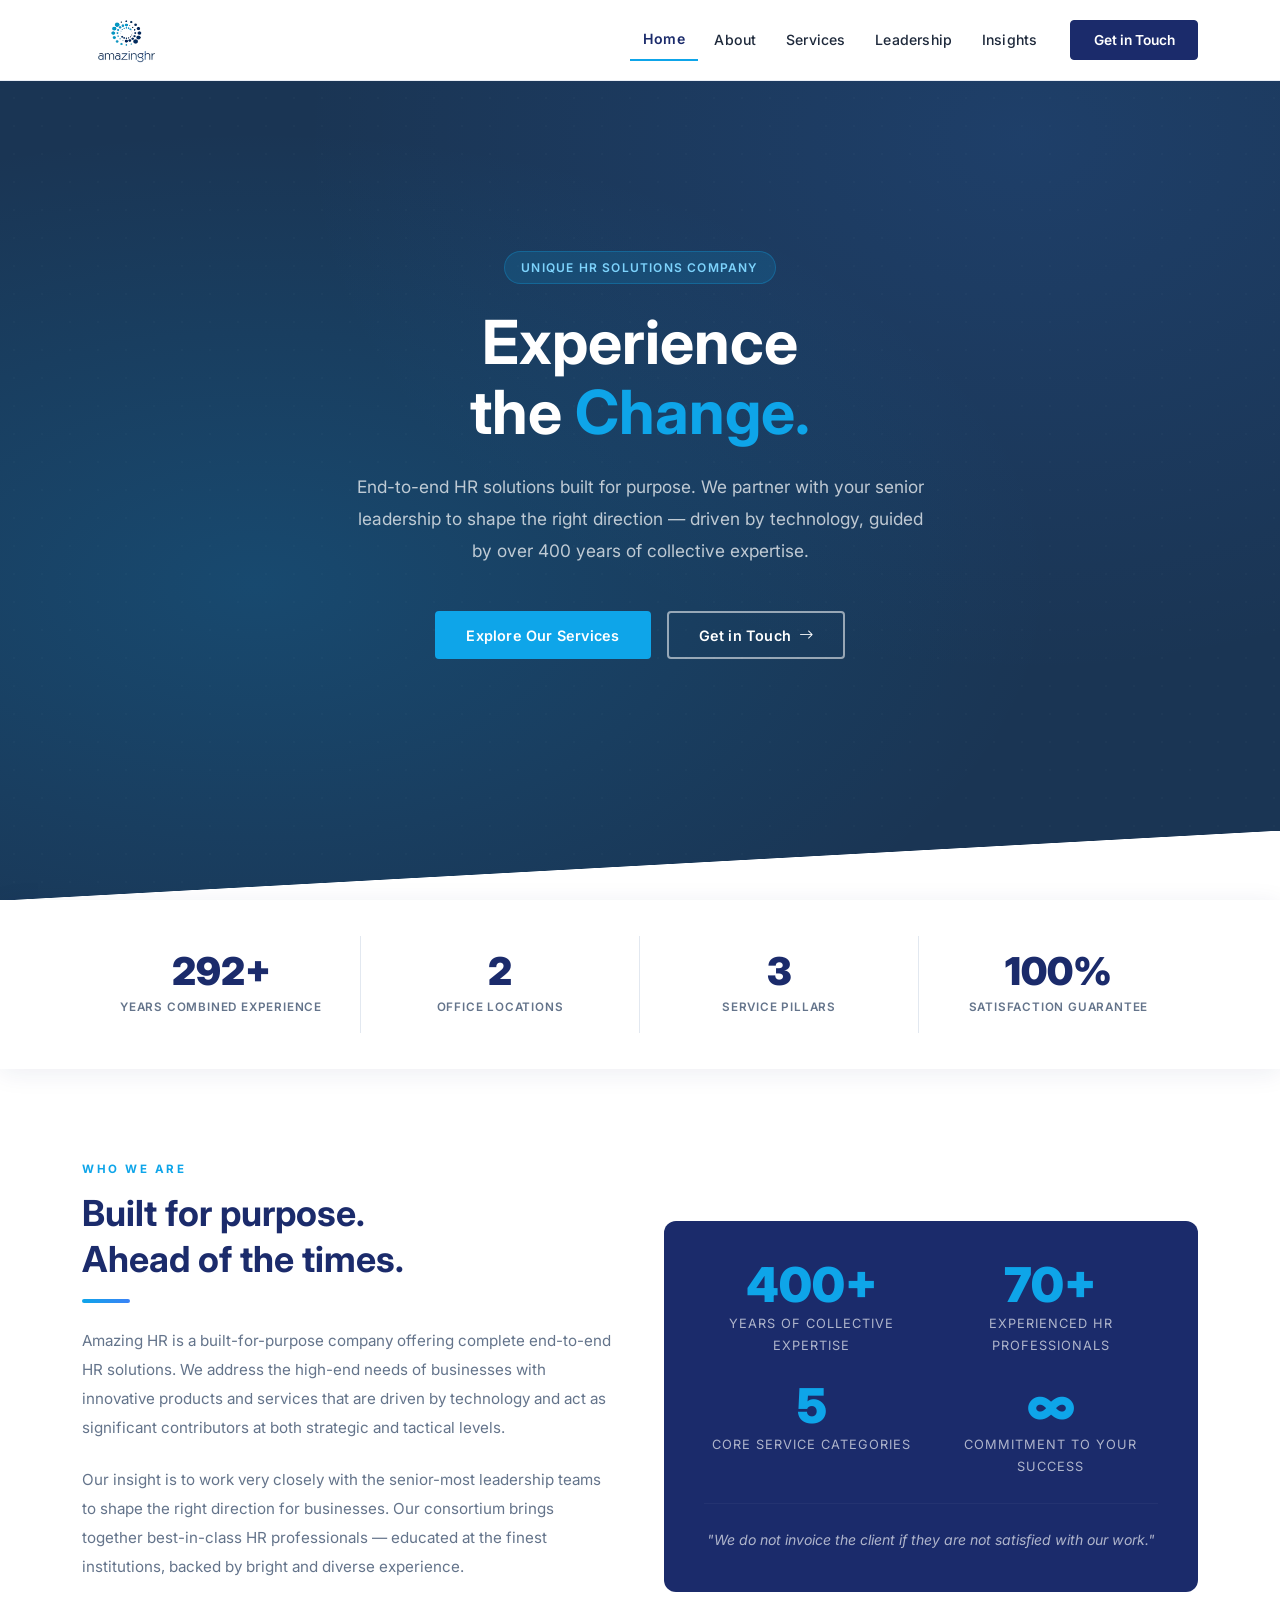
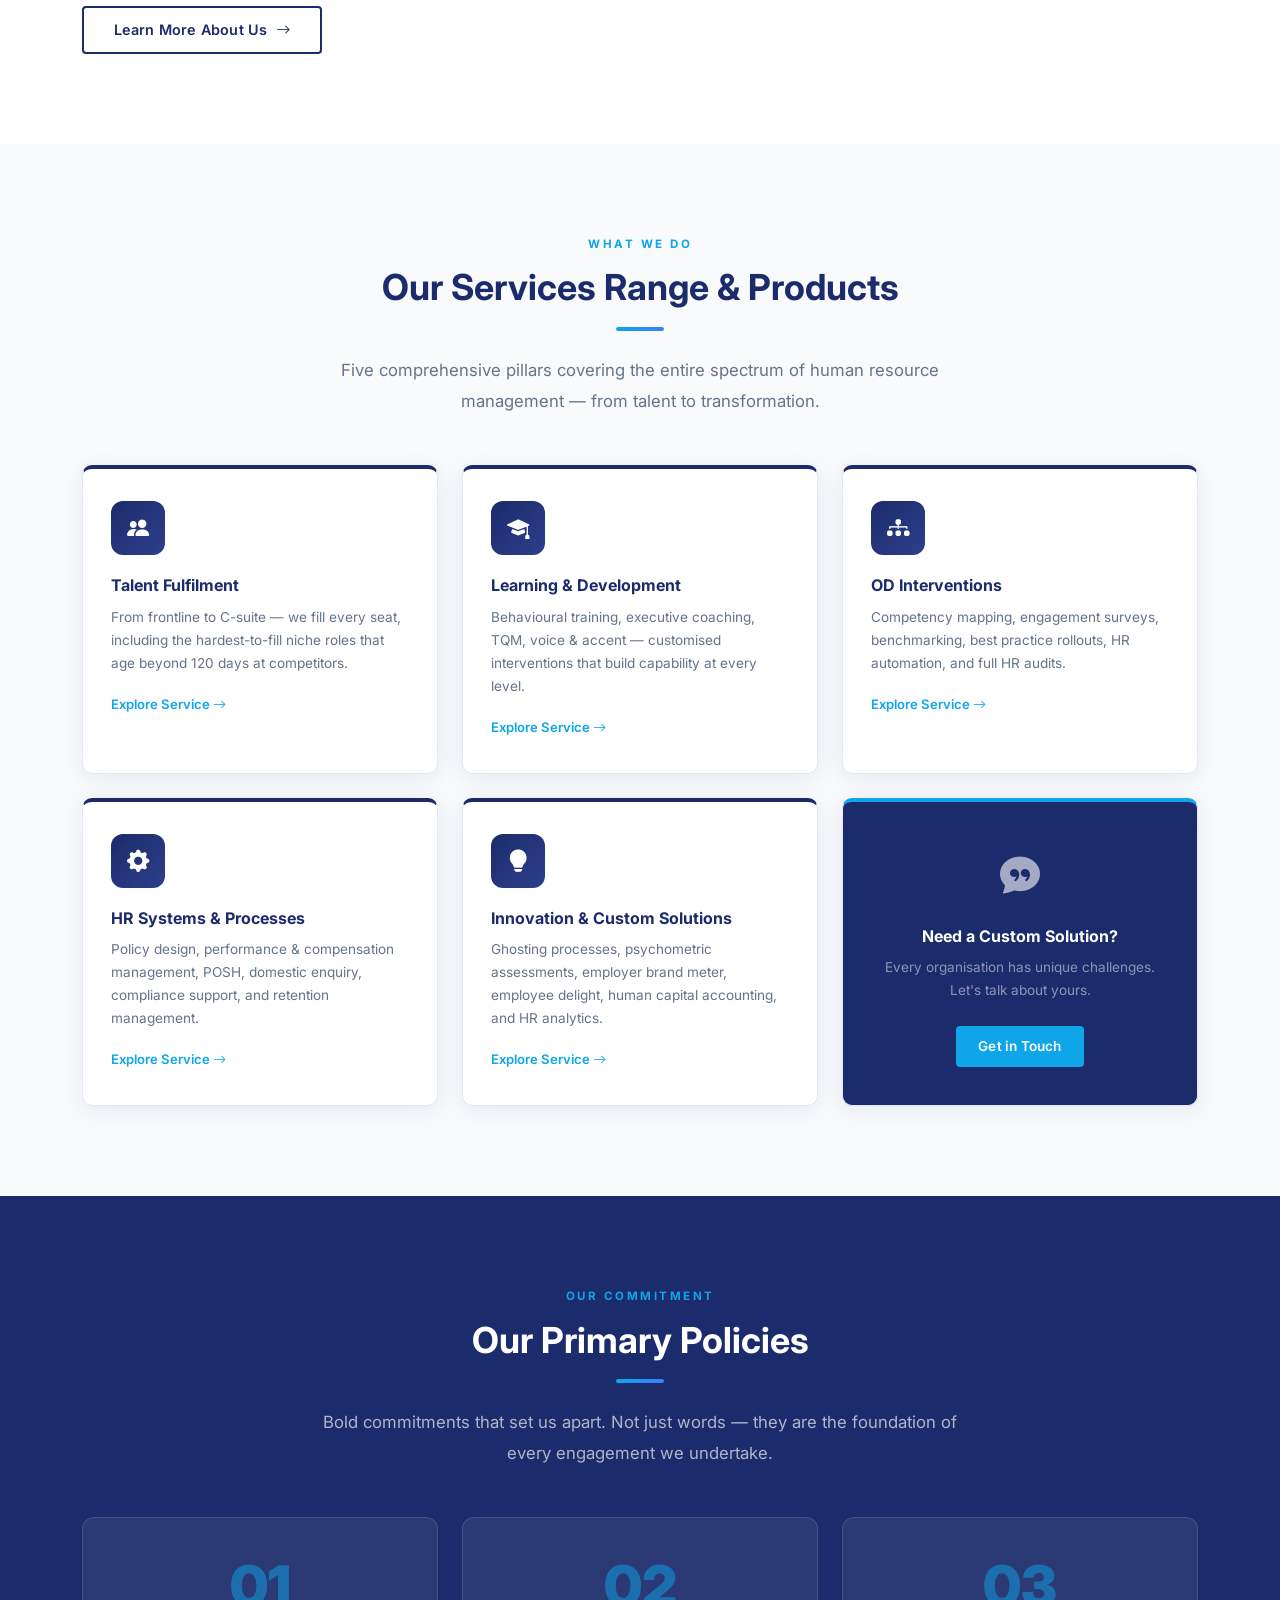
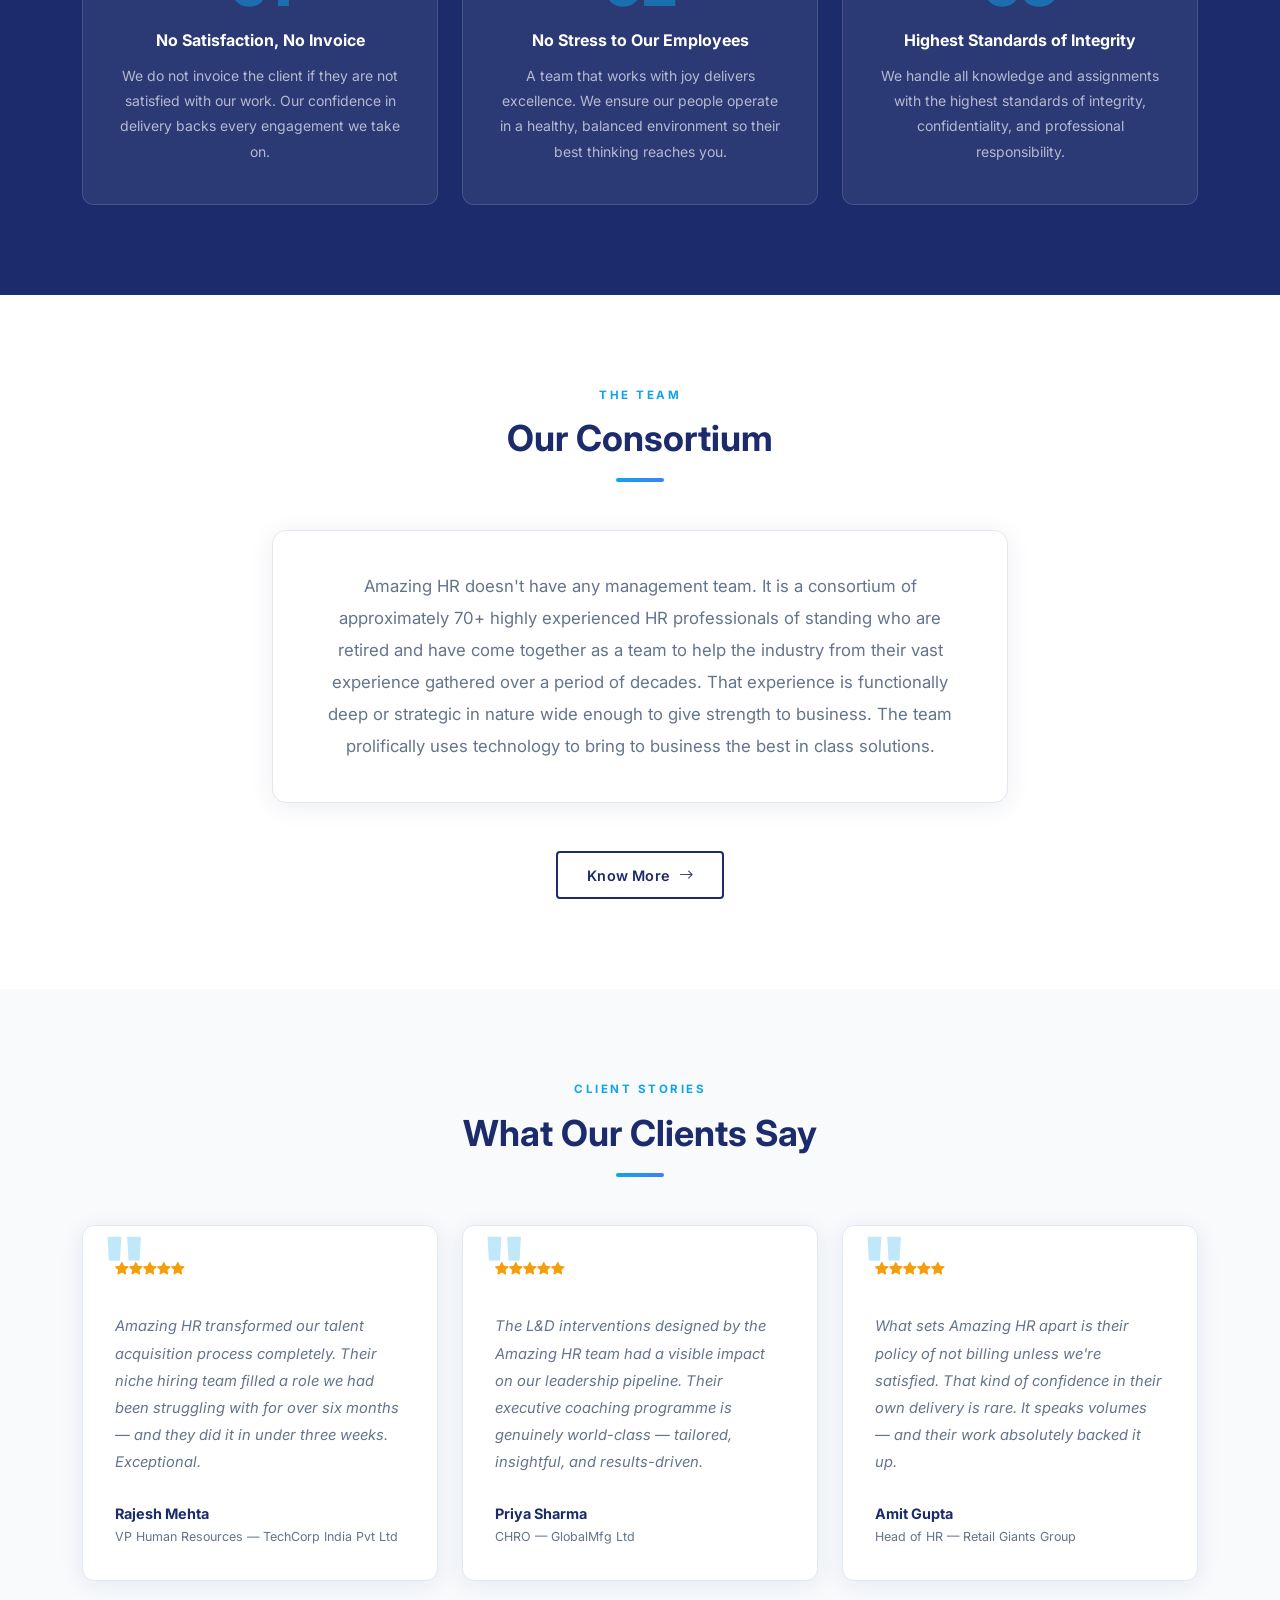
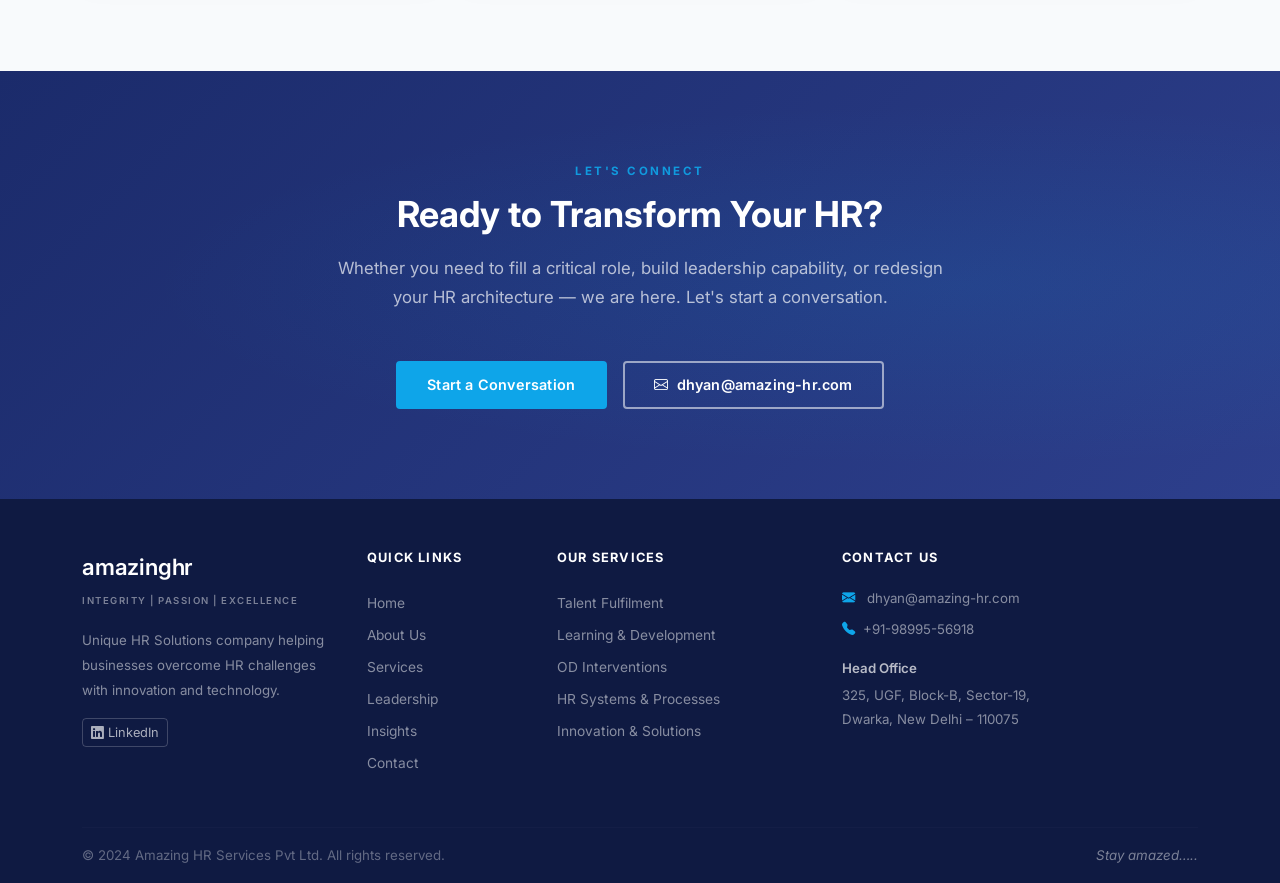
<file: index.html>
﻿<!DOCTYPE html>
<html lang="en">
<head>
  <meta charset="UTF-8" />
  <link rel="icon" type="image/png" href="amazing_hr-removebg-preview.png" />
  <meta name="viewport" content="width=device-width, initial-scale=1.0" />
  <title>amazinghr — Unique HR Solutions Company</title>
  <meta name="description" content="Amazing HR Services Pvt Ltd — end-to-end HR solutions driven by technology and 400+ years of collective expertise. Integrity | Passion | Excellence." />
  <link rel="preconnect" href="https://fonts.googleapis.com" />
  <link rel="preconnect" href="https://fonts.gstatic.com" crossorigin />
  <link href="https://fonts.googleapis.com/css2?family=Inter:wght@400;500;600;700;800;900&display=swap" rel="stylesheet" />
  <link href="https://cdn.jsdelivr.net/npm/bootstrap@5.3.3/dist/css/bootstrap.min.css" rel="stylesheet" />
  <link href="https://cdn.jsdelivr.net/npm/bootstrap-icons@1.11.3/font/bootstrap-icons.min.css" rel="stylesheet" />
  <link href="css/style.css" rel="stylesheet" />
</head>
<body>

  <!-- ===== NAVBAR ===== -->
  <nav class="navbar navbar-expand-lg ahr-navbar fixed-top">
    <div class="container">
      <a class="navbar-brand" href="index.html">
        <img src="amazing_hr-removebg-preview.png" alt="amazinghr" style="height:46px; width:auto;" />
      </a>
      <button class="navbar-toggler border-0" type="button" data-bs-toggle="collapse" data-bs-target="#navMain" aria-controls="navMain" aria-expanded="false" aria-label="Toggle navigation">
        <span class="navbar-toggler-icon"></span>
      </button>
      <div class="collapse navbar-collapse" id="navMain">
        <ul class="navbar-nav ms-auto align-items-lg-center gap-lg-1">
          <li class="nav-item"><a class="nav-link" href="index.html">Home</a></li>
          <li class="nav-item"><a class="nav-link" href="about.html">About</a></li>
          <li class="nav-item"><a class="nav-link" href="services.html">Services</a></li>
          <li class="nav-item"><a class="nav-link" href="leadership.html">Leadership</a></li>
          <li class="nav-item"><a class="nav-link" href="insights.html">Insights</a></li>
          <li class="nav-item ms-lg-3">
            <a class="btn-nav-cta" href="contact.html">Get in Touch</a>
          </li>
        </ul>
      </div>
    </div>
  </nav>

  <!-- ===== HERO ===== -->
  <section class="hero-home">
    <div class="container position-relative" style="z-index:1;">
      <div class="row justify-content-center text-center">
        <div class="col-lg-8">
          <div class="hero-badge fade-in">Unique HR Solutions Company</div>
          <h1 class="hero-title fade-in fade-in-delay-1">
            Experience<br>the <span class="highlight">Change.</span>
          </h1>
          <p class="hero-subtitle mx-auto fade-in fade-in-delay-2">
            End-to-end HR solutions built for purpose. We partner with your senior leadership to shape the right direction — driven by technology, guided by over 400 years of collective expertise.
          </p>
          <div class="d-flex flex-wrap gap-3 justify-content-center fade-in fade-in-delay-3">
            <a href="services.html" class="btn-ahr btn-ahr-teal btn">Explore Our Services</a>
            <a href="contact.html" class="btn-ahr btn-ahr-outline-light btn">Get in Touch &nbsp;<i class="bi bi-arrow-right"></i></a>
          </div>
        </div>
      </div>
    </div>
  </section>

  <!-- ===== STATS BAR ===== -->
  <section class="stats-bar">
    <div class="container">
      <div class="row g-0 text-center">
        <div class="col-6 col-md-3 stat-item">
          <span class="stat-number counter" data-target="400" data-suffix="+">400+</span>
          <span class="stat-label">Years Combined Experience</span>
        </div>
        <div class="col-6 col-md-3 stat-item">
          <span class="stat-number counter" data-target="3" data-suffix="">3</span>
          <span class="stat-label">Office Locations</span>
        </div>
        <div class="col-6 col-md-3 stat-item">
          <span class="stat-number counter" data-target="5" data-suffix="">5</span>
          <span class="stat-label">Service Pillars</span>
        </div>
        <div class="col-6 col-md-3 stat-item">
          <span class="stat-number">100%</span>
          <span class="stat-label">Satisfaction Guarantee</span>
        </div>
      </div>
    </div>
  </section>

  <!-- ===== ABOUT PREVIEW ===== -->
  <section class="section-pad">
    <div class="container">
      <div class="row align-items-center g-5">
        <div class="col-lg-6 fade-in">
          <span class="section-label">Who We Are</span>
          <h2 class="section-title">Built for purpose.<br>Ahead of the times.</h2>
          <div class="section-divider"></div>
          <p class="mb-4" style="color: var(--ahr-muted); line-height:1.9;">
            Amazing HR is a built-for-purpose company offering complete end-to-end HR solutions. We address the high-end needs of businesses with innovative products and services that are driven by technology and act as significant contributors at both strategic and tactical levels.
          </p>
          <p class="mb-4" style="color: var(--ahr-muted); line-height:1.9;">
            Our insight is to work very closely with the senior-most leadership teams to shape the right direction for businesses. Our consortium brings together best-in-class HR professionals — educated at the finest institutions, backed by bright and diverse experience.
          </p>
          <a href="about.html" class="btn-ahr btn-ahr-outline btn">Learn More About Us &nbsp;<i class="bi bi-arrow-right"></i></a>
        </div>
        <div class="col-lg-6 fade-in fade-in-delay-2">
          <div class="about-highlight-box">
            <div class="row g-4 text-center">
              <div class="col-6">
                <div class="stat mb-1">400+</div>
                <div class="stat-lbl">Years of Collective Expertise</div>
              </div>
              <div class="col-6">
                <div class="stat mb-1">70+</div>
                <div class="stat-lbl">Experienced HR Professionals</div>
              </div>
              <div class="col-6">
                <div class="stat mb-1">5</div>
                <div class="stat-lbl">Core Service Categories</div>
              </div>
              <div class="col-6">
                <div class="stat mb-1">∞</div>
                <div class="stat-lbl">Commitment to Your Success</div>
              </div>
            </div>
            <hr style="border-color:rgba(255,255,255,0.15); margin: 1.5rem 0;">
            <p style="color:rgba(255,255,255,0.65); font-size:0.88rem; margin:0; font-style:italic; text-align:center;">
              "We do not invoice the client if they are not satisfied with our work."
            </p>
          </div>
        </div>
      </div>
    </div>
  </section>

  <!-- ===== SERVICES OVERVIEW ===== -->
  <section class="section-pad section-bg">
    <div class="container">
      <div class="text-center mb-5 fade-in">
        <span class="section-label">What We Do</span>
        <h2 class="section-title">Our Services Range &amp; Products</h2>
        <div class="section-divider mx-auto"></div>
        <p class="section-lead mx-auto">Five comprehensive pillars covering the entire spectrum of human resource management — from talent to transformation.</p>
      </div>
      <div class="row g-4">
        <div class="col-md-6 col-lg-4 fade-in fade-in-delay-1">
          <a href="services.html#talent" class="service-card">
            <div class="service-icon"><i class="bi bi-people-fill"></i></div>
            <h5>Talent Fulfilment</h5>
            <p>From frontline to C-suite — we fill every seat, including the hardest-to-fill niche roles that age beyond 120 days at competitors.</p>
            <span class="card-link">Explore Service <i class="bi bi-arrow-right"></i></span>
          </a>
        </div>
        <div class="col-md-6 col-lg-4 fade-in fade-in-delay-2">
          <a href="services.html#learning" class="service-card">
            <div class="service-icon"><i class="bi bi-mortarboard-fill"></i></div>
            <h5>Learning &amp; Development</h5>
            <p>Behavioural training, executive coaching, TQM, voice & accent — customised interventions that build capability at every level.</p>
            <span class="card-link">Explore Service <i class="bi bi-arrow-right"></i></span>
          </a>
        </div>
        <div class="col-md-6 col-lg-4 fade-in fade-in-delay-3">
          <a href="services.html#od" class="service-card">
            <div class="service-icon"><i class="bi bi-diagram-3-fill"></i></div>
            <h5>OD Interventions</h5>
            <p>Competency mapping, engagement surveys, benchmarking, best practice rollouts, HR automation, and full HR audits.</p>
            <span class="card-link">Explore Service <i class="bi bi-arrow-right"></i></span>
          </a>
        </div>
        <div class="col-md-6 col-lg-4 fade-in fade-in-delay-1">
          <a href="services.html#hr-systems" class="service-card">
            <div class="service-icon"><i class="bi bi-gear-fill"></i></div>
            <h5>HR Systems &amp; Processes</h5>
            <p>Policy design, performance & compensation management, POSH, domestic enquiry, compliance support, and retention management.</p>
            <span class="card-link">Explore Service <i class="bi bi-arrow-right"></i></span>
          </a>
        </div>
        <div class="col-md-6 col-lg-4 fade-in fade-in-delay-2">
          <a href="services.html#innovation" class="service-card">
            <div class="service-icon"><i class="bi bi-lightbulb-fill"></i></div>
            <h5>Innovation &amp; Custom Solutions</h5>
            <p>Ghosting processes, psychometric assessments, employer brand meter, employee delight, human capital accounting, and HR analytics.</p>
            <span class="card-link">Explore Service <i class="bi bi-arrow-right"></i></span>
          </a>
        </div>
        <div class="col-md-6 col-lg-4 fade-in fade-in-delay-3 d-flex">
          <div class="service-card w-100 d-flex flex-column justify-content-center align-items-center text-center" style="background: var(--ahr-navy); border-top-color: var(--ahr-teal);">
            <i class="bi bi-chat-quote-fill text-white mb-3" style="font-size:2.5rem; opacity:0.6;"></i>
            <h5 class="text-white">Need a Custom Solution?</h5>
            <p class="text-white-50 mb-4" style="font-size:0.85rem;">Every organisation has unique challenges. Let's talk about yours.</p>
            <a href="contact.html" class="btn-ahr btn-ahr-teal btn" style="font-size:0.85rem; padding:0.5rem 1.25rem;">Get in Touch</a>
          </div>
        </div>
      </div>
    </div>
  </section>

  <!-- ===== WHY CHOOSE US ===== -->
  <section class="section-pad section-navy">
    <div class="container">
      <div class="text-center mb-5 fade-in">
        <span class="section-label">Our Commitment</span>
        <h2 class="section-title section-title-light">Our Primary Policies</h2>
        <div class="section-divider mx-auto"></div>
        <p class="section-lead mx-auto" style="color:rgba(255,255,255,0.65);">Bold commitments that set us apart. Not just words — they are the foundation of every engagement we undertake.</p>
      </div>
      <div class="row g-4 justify-content-center">
        <div class="col-md-4 fade-in fade-in-delay-1">
          <div class="policy-card">
            <div class="policy-num">01</div>
            <h5>No Satisfaction, No Invoice</h5>
            <p>We do not invoice the client if they are not satisfied with our work. Our confidence in delivery backs every engagement we take on.</p>
          </div>
        </div>
        <div class="col-md-4 fade-in fade-in-delay-2">
          <div class="policy-card">
            <div class="policy-num">02</div>
            <h5>No Stress to Our Employees</h5>
            <p>A team that works with joy delivers excellence. We ensure our people operate in a healthy, balanced environment so their best thinking reaches you.</p>
          </div>
        </div>
        <div class="col-md-4 fade-in fade-in-delay-3">
          <div class="policy-card">
            <div class="policy-num">03</div>
            <h5>Highest Standards of Integrity</h5>
            <p>We handle all knowledge and assignments with the highest standards of integrity, confidentiality, and professional responsibility.</p>
          </div>
        </div>
      </div>
    </div>
  </section>

  <!-- ===== LEADERSHIP PREVIEW ===== -->
  <section class="section-pad">
    <div class="container">
      <div class="text-center mb-5 fade-in">
        <span class="section-label">The Team</span>
        <h2 class="section-title">Our Consortium</h2>
        <div class="section-divider mx-auto"></div>
      </div>
      <div class="row justify-content-center fade-in">
        <div class="col-lg-8">
          <div class="leader-card text-center">
            <p style="color:var(--ahr-muted); font-size:1.05rem; line-height:1.9; margin:0;">
              Amazing HR doesn't have any management team. It is a consortium of approximately 70+ highly experienced HR professionals of standing who are retired and have come together as a team to help the industry from their vast experience gathered over a period of decades. That experience is functionally deep or strategic in nature wide enough to give strength to business. The team prolifically uses technology to bring to business the best in class solutions.
            </p>
          </div>
        </div>
      </div>
      <div class="text-center mt-5 fade-in">
        <a href="leadership.html" class="btn-ahr btn-ahr-outline btn">Know More &nbsp;<i class="bi bi-arrow-right"></i></a>
      </div>
    </div>
  </section>

  <!-- ===== TESTIMONIALS ===== -->
  <section class="section-pad section-bg">
    <div class="container">
      <div class="text-center mb-5 fade-in">
        <span class="section-label">Client Stories</span>
        <h2 class="section-title">What Our Clients Say</h2>
        <div class="section-divider mx-auto"></div>
      </div>
      <div class="row g-4">
        <div class="col-md-4 fade-in fade-in-delay-1">
          <div class="testimonial-card">
            <div class="stars"><i class="bi bi-star-fill"></i><i class="bi bi-star-fill"></i><i class="bi bi-star-fill"></i><i class="bi bi-star-fill"></i><i class="bi bi-star-fill"></i></div>
            <p class="testimonial-text">Amazing HR transformed our talent acquisition process completely. Their niche hiring team filled a role we had been struggling with for over six months — and they did it in under three weeks. Exceptional.</p>
            <div class="testimonial-author">Rajesh Mehta</div>
            <div class="testimonial-company">VP Human Resources — TechCorp India Pvt Ltd</div>
          </div>
        </div>
        <div class="col-md-4 fade-in fade-in-delay-2">
          <div class="testimonial-card">
            <div class="stars"><i class="bi bi-star-fill"></i><i class="bi bi-star-fill"></i><i class="bi bi-star-fill"></i><i class="bi bi-star-fill"></i><i class="bi bi-star-fill"></i></div>
            <p class="testimonial-text">The L&amp;D interventions designed by the Amazing HR team had a visible impact on our leadership pipeline. Their executive coaching programme is genuinely world-class — tailored, insightful, and results-driven.</p>
            <div class="testimonial-author">Priya Sharma</div>
            <div class="testimonial-company">CHRO — GlobalMfg Ltd</div>
          </div>
        </div>
        <div class="col-md-4 fade-in fade-in-delay-3">
          <div class="testimonial-card">
            <div class="stars"><i class="bi bi-star-fill"></i><i class="bi bi-star-fill"></i><i class="bi bi-star-fill"></i><i class="bi bi-star-fill"></i><i class="bi bi-star-fill"></i></div>
            <p class="testimonial-text">What sets Amazing HR apart is their policy of not billing unless we're satisfied. That kind of confidence in their own delivery is rare. It speaks volumes — and their work absolutely backed it up.</p>
            <div class="testimonial-author">Amit Gupta</div>
            <div class="testimonial-company">Head of HR — Retail Giants Group</div>
          </div>
        </div>
      </div>
    </div>
  </section>

  <!-- ===== CTA BANNER ===== -->
  <section class="cta-section text-center">
    <div class="container position-relative" style="z-index:1;">
      <div class="row justify-content-center">
        <div class="col-lg-7 fade-in">
          <span class="section-label" style="color:rgba(14,165,233,0.9);">Let's Connect</span>
          <h2 class="section-title section-title-light mb-3">Ready to Transform Your HR?</h2>
          <p class="mb-5" style="color:rgba(255,255,255,0.68); font-size:1.05rem;">Whether you need to fill a critical role, build leadership capability, or redesign your HR architecture — we are here. Let's start a conversation.</p>
          <div class="d-flex flex-wrap gap-3 justify-content-center">
            <a href="contact.html" class="btn-ahr btn-ahr-teal btn">Start a Conversation</a>
            <a href="mailto:dhyan@amazing-hr.com" class="btn-ahr btn-ahr-outline-light btn"><i class="bi bi-envelope me-2"></i>dhyan@amazing-hr.com</a>
          </div>
        </div>
      </div>
    </div>
  </section>

  <!-- ===== FOOTER ===== -->
  <footer class="ahr-footer pt-5">
    <div class="container">
      <div class="row g-4 pb-5">
        <div class="col-lg-3 col-md-6">
          <div class="mb-3">
            <span style="font-size:1.4rem; font-weight:600; font-style:normal; color:#fff; letter-spacing:-0.2px; display:block;">amazinghr</span>
            <span style="font-size:0.6rem; font-weight:600; letter-spacing:1.5px; text-transform:uppercase; color:rgba(255,255,255,0.45);">Integrity | Passion | Excellence</span>
          </div>
          <p class="small mb-3" style="color:rgba(255,255,255,0.5); line-height:1.85;">Unique HR Solutions company helping businesses overcome HR challenges with innovation and technology.</p>
          <a href="https://www.linkedin.com/company/amazing-hr-services-pvt-ltd-/" target="_blank" rel="noopener" class="btn btn-sm" style="border:1px solid rgba(255,255,255,0.2); color:rgba(255,255,255,0.65); font-size:0.8rem; border-radius:4px;">
            <i class="bi bi-linkedin me-1"></i>LinkedIn
          </a>
        </div>
        <div class="col-lg-2 col-md-6">
          <p class="footer-head">Quick Links</p>
          <ul class="list-unstyled mb-0">
            <li><a href="index.html" class="footer-link">Home</a></li>
            <li><a href="about.html" class="footer-link">About Us</a></li>
            <li><a href="services.html" class="footer-link">Services</a></li>
            <li><a href="leadership.html" class="footer-link">Leadership</a></li>
            <li><a href="insights.html" class="footer-link">Insights</a></li>
            <li><a href="contact.html" class="footer-link">Contact</a></li>
          </ul>
        </div>
        <div class="col-lg-3 col-md-6">
          <p class="footer-head">Our Services</p>
          <ul class="list-unstyled mb-0">
            <li><a href="services.html#talent" class="footer-link">Talent Fulfilment</a></li>
            <li><a href="services.html#learning" class="footer-link">Learning &amp; Development</a></li>
            <li><a href="services.html#od" class="footer-link">OD Interventions</a></li>
            <li><a href="services.html#hr-systems" class="footer-link">HR Systems &amp; Processes</a></li>
            <li><a href="services.html#innovation" class="footer-link">Innovation &amp; Solutions</a></li>
          </ul>
        </div>
        <div class="col-lg-4 col-md-6">
          <p class="footer-head">Contact Us</p>
          <p class="small mb-2" style="color:rgba(255,255,255,0.5);">
            <i class="bi bi-envelope-fill me-2" style="color:var(--ahr-teal);"></i>
            <a href="mailto:dhyan@amazing-hr.com" style="color:rgba(255,255,255,0.5); text-decoration:none;">dhyan@amazing-hr.com</a>
          </p>
          <p class="small mb-3" style="color:rgba(255,255,255,0.5);">
            <i class="bi bi-telephone-fill me-2" style="color:var(--ahr-teal);"></i>+91-98995-56918
          </p>
          <p class="small fw-semibold mb-1" style="color:rgba(255,255,255,0.7);">Head Office</p>
          <p class="small mb-0" style="color:rgba(255,255,255,0.5); line-height:1.8;">325, UGF, Block-B, Sector-19,<br>Dwarka, New Delhi – 110075</p>
        </div>
      </div>
      <hr style="border-color:rgba(255,255,255,0.08); margin:0;">
      <div class="row align-items-center py-3">
        <div class="col-md-7 text-center text-md-start">
          <p class="small mb-0" style="color:rgba(255,255,255,0.35);">&copy; 2024 Amazing HR Services Pvt Ltd. All rights reserved.</p>
        </div>
        <div class="col-md-5 text-center text-md-end mt-2 mt-md-0">
          <p class="small mb-0 fst-italic" style="color:rgba(255,255,255,0.45);">Stay amazed…..</p>
        </div>
      </div>
    </div>
  </footer>

  <script src="https://cdn.jsdelivr.net/npm/bootstrap@5.3.3/dist/js/bootstrap.bundle.min.js"></script>
  <script src="js/main.js"></script>
</body>
</html>
</file>
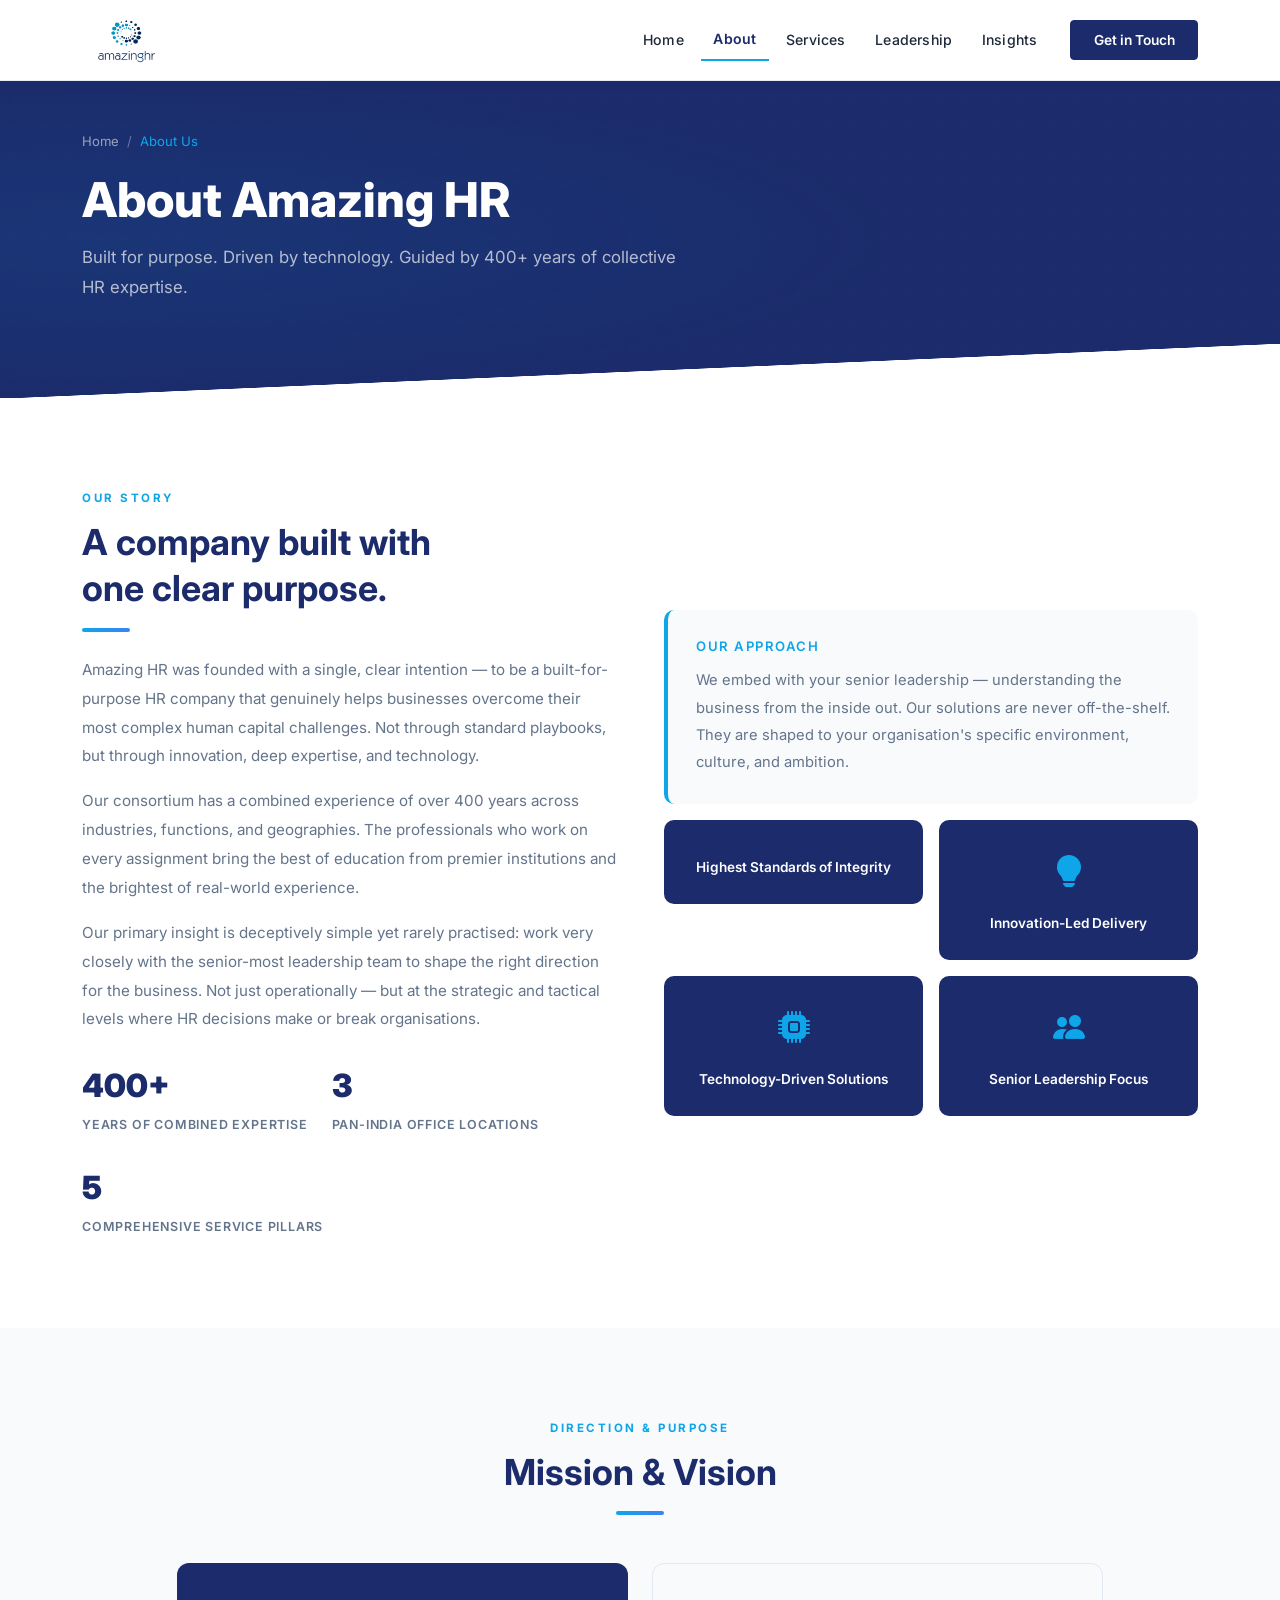
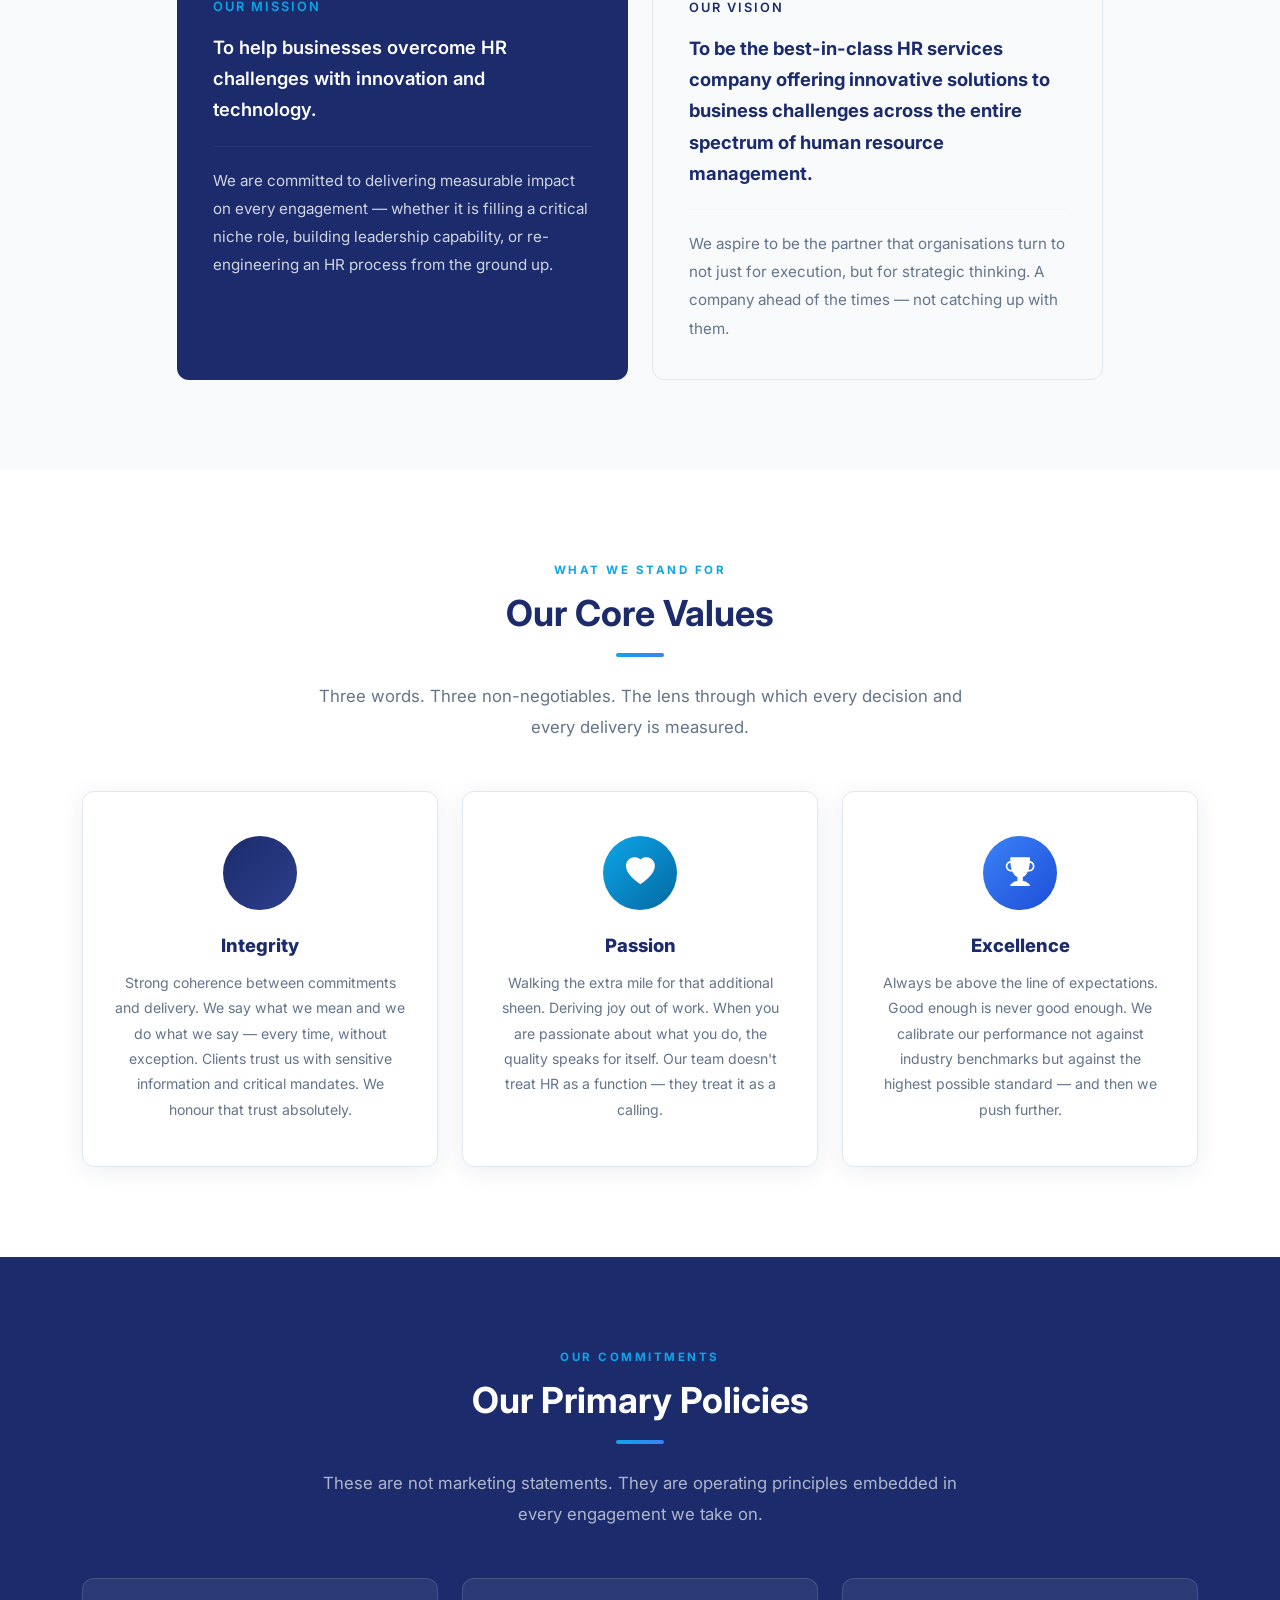
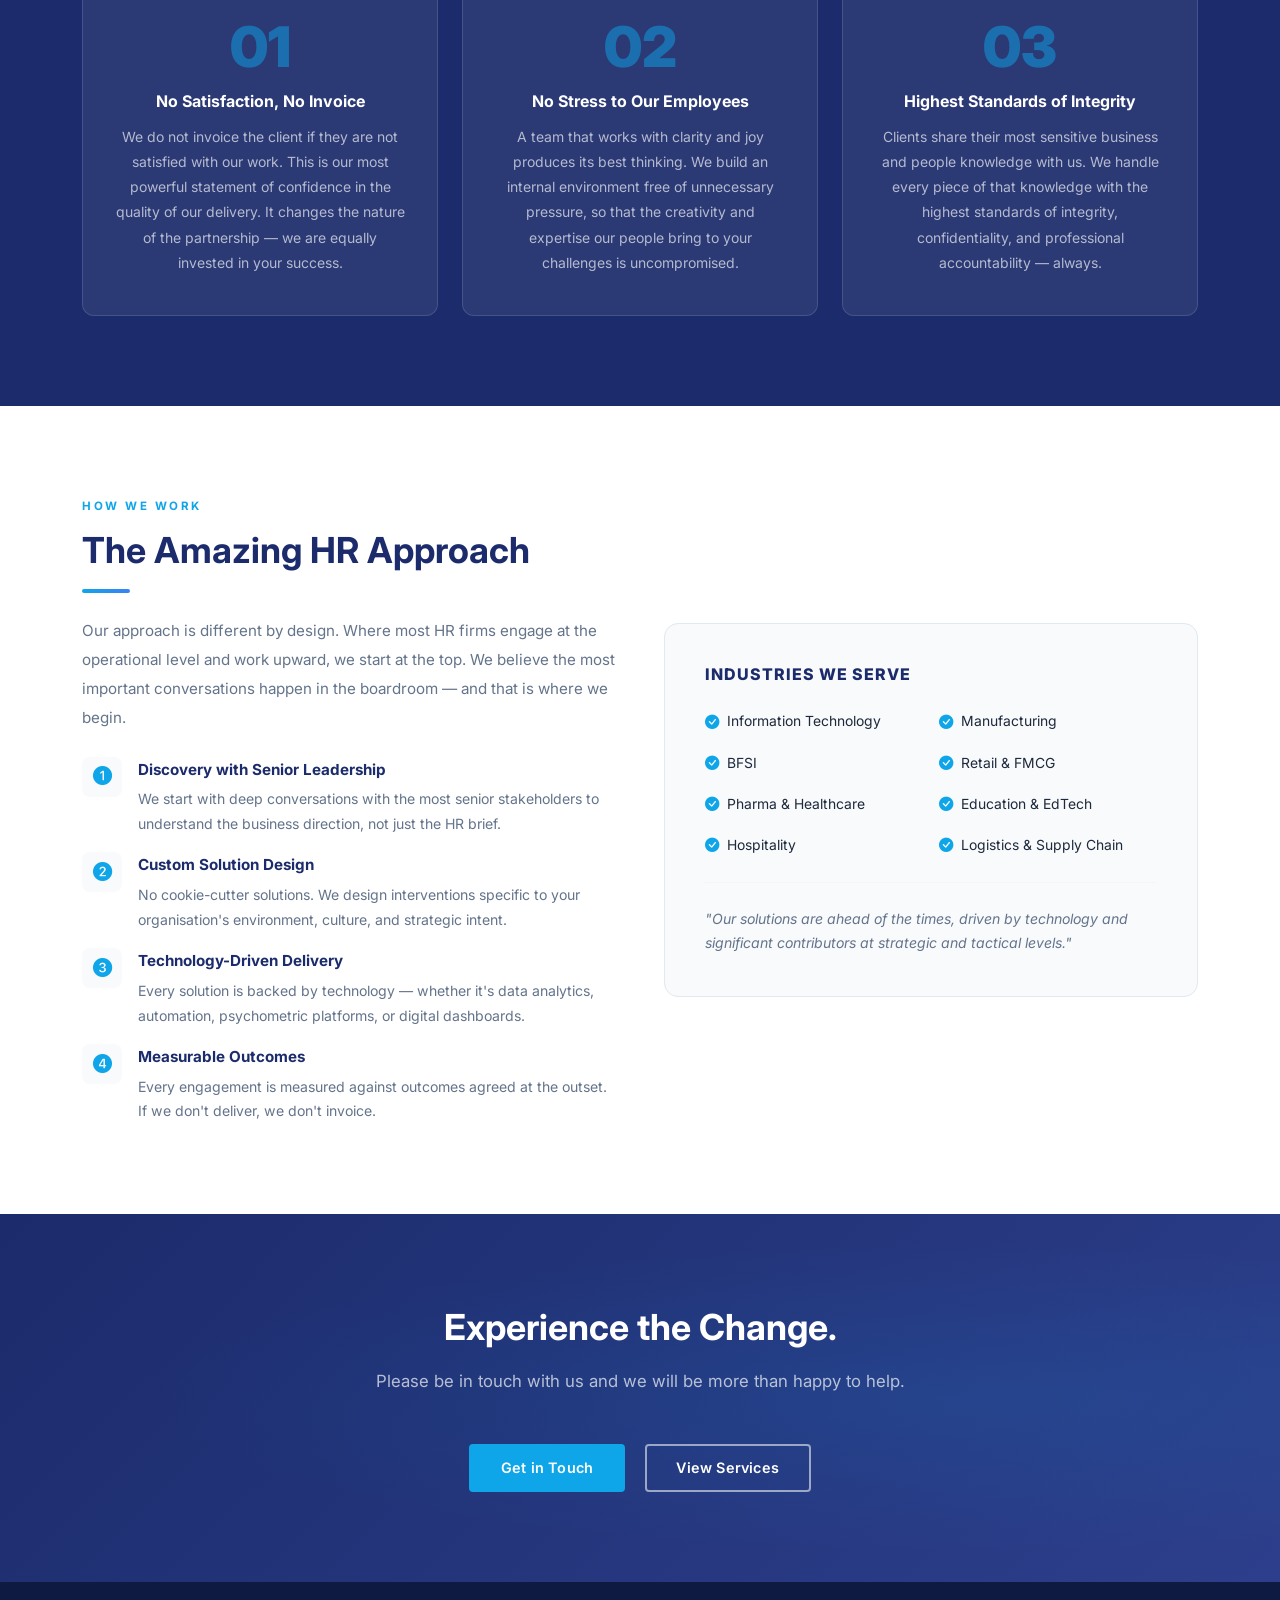
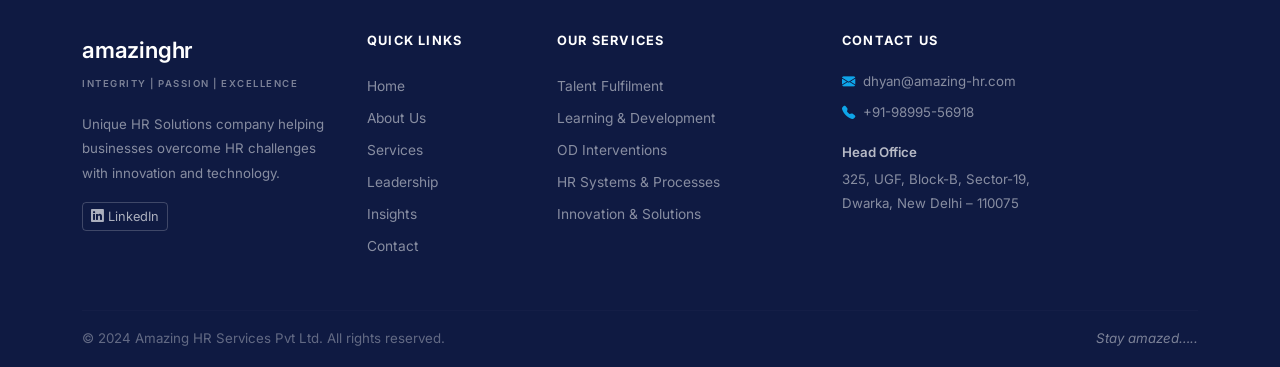
<file: about.html>
﻿<!DOCTYPE html>
<html lang="en">
<head>
  <meta charset="UTF-8" />
  <link rel="icon" type="image/png" href="amazing_hr-removebg-preview.png" />
  <meta name="viewport" content="width=device-width, initial-scale=1.0" />
  <title>About Us — amazinghr</title>
  <meta name="description" content="Learn about Amazing HR Services — our mission, vision, values, policies, and the story behind one of India's most innovative HR solutions companies." />
  <link rel="preconnect" href="https://fonts.googleapis.com" />
  <link rel="preconnect" href="https://fonts.gstatic.com" crossorigin />
  <link href="https://fonts.googleapis.com/css2?family=Inter:wght@400;500;600;700;800;900&display=swap" rel="stylesheet" />
  <link href="https://cdn.jsdelivr.net/npm/bootstrap@5.3.3/dist/css/bootstrap.min.css" rel="stylesheet" />
  <link href="https://cdn.jsdelivr.net/npm/bootstrap-icons@1.11.3/font/bootstrap-icons.min.css" rel="stylesheet" />
  <link href="css/style.css" rel="stylesheet" />
</head>
<body>

  <!-- NAVBAR -->
  <nav class="navbar navbar-expand-lg ahr-navbar fixed-top">
    <div class="container">
      <a class="navbar-brand" href="index.html">
        <img src="amazing_hr-removebg-preview.png" alt="amazinghr" style="height:46px; width:auto;" />
      </a>
      <button class="navbar-toggler border-0" type="button" data-bs-toggle="collapse" data-bs-target="#navMain" aria-controls="navMain" aria-expanded="false" aria-label="Toggle navigation">
        <span class="navbar-toggler-icon"></span>
      </button>
      <div class="collapse navbar-collapse" id="navMain">
        <ul class="navbar-nav ms-auto align-items-lg-center gap-lg-1">
          <li class="nav-item"><a class="nav-link" href="index.html">Home</a></li>
          <li class="nav-item"><a class="nav-link" href="about.html">About</a></li>
          <li class="nav-item"><a class="nav-link" href="services.html">Services</a></li>
          <li class="nav-item"><a class="nav-link" href="leadership.html">Leadership</a></li>
          <li class="nav-item"><a class="nav-link" href="insights.html">Insights</a></li>
          <li class="nav-item ms-lg-3"><a class="btn-nav-cta" href="contact.html">Get in Touch</a></li>
        </ul>
      </div>
    </div>
  </nav>

  <!-- PAGE HERO -->
  <section class="page-hero">
    <div class="container position-relative" style="z-index:1;">
      <nav aria-label="breadcrumb" class="breadcrumb-ahr">
        <ol class="breadcrumb mb-0">
          <li class="breadcrumb-item"><a href="index.html" style="color:rgba(255,255,255,0.55); text-decoration:none;">Home</a></li>
          <li class="breadcrumb-item active">About Us</li>
        </ol>
      </nav>
      <h1>About Amazing HR</h1>
      <p>Built for purpose. Driven by technology. Guided by 400+ years of collective HR expertise.</p>
    </div>
  </section>

  <!-- OUR STORY -->
  <section class="section-pad">
    <div class="container">
      <div class="row align-items-center g-5">
        <div class="col-lg-6 fade-in">
          <span class="section-label">Our Story</span>
          <h2 class="section-title">A company built with<br>one clear purpose.</h2>
          <div class="section-divider"></div>
          <p style="color:var(--ahr-muted); line-height:1.9;" class="mb-3">
            Amazing HR was founded with a single, clear intention — to be a built-for-purpose HR company that genuinely helps businesses overcome their most complex human capital challenges. Not through standard playbooks, but through innovation, deep expertise, and technology.
          </p>
          <p style="color:var(--ahr-muted); line-height:1.9;" class="mb-3">
            Our consortium has a combined experience of over 400 years across industries, functions, and geographies. The professionals who work on every assignment bring the best of education from premier institutions and the brightest of real-world experience.
          </p>
          <p style="color:var(--ahr-muted); line-height:1.9;" class="mb-4">
            Our primary insight is deceptively simple yet rarely practised: work very closely with the senior-most leadership team to shape the right direction for the business. Not just operationally — but at the strategic and tactical levels where HR decisions make or break organisations.
          </p>
          <div class="d-flex gap-4 flex-wrap">
            <div>
              <div style="font-size:2rem; font-weight:900; color:var(--ahr-navy);">400+</div>
              <div style="font-size:0.78rem; color:var(--ahr-muted); text-transform:uppercase; letter-spacing:0.8px; font-weight:600;">Years of Combined Expertise</div>
            </div>
            <div>
              <div style="font-size:2rem; font-weight:900; color:var(--ahr-navy);">3</div>
              <div style="font-size:0.78rem; color:var(--ahr-muted); text-transform:uppercase; letter-spacing:0.8px; font-weight:600;">Pan-India Office Locations</div>
            </div>
            <div>
              <div style="font-size:2rem; font-weight:900; color:var(--ahr-navy);">5</div>
              <div style="font-size:0.78rem; color:var(--ahr-muted); text-transform:uppercase; letter-spacing:0.8px; font-weight:600;">Comprehensive Service Pillars</div>
            </div>
          </div>
        </div>
        <div class="col-lg-6 fade-in fade-in-delay-2">
          <div class="row g-3">
            <div class="col-12">
              <div style="background:var(--ahr-bg); border-radius:10px; padding:1.75rem; border-left:4px solid var(--ahr-teal);">
                <h5 style="font-size:0.82rem; text-transform:uppercase; letter-spacing:1.5px; color:var(--ahr-teal); margin-bottom:0.75rem;">Our Approach</h5>
                <p style="color:var(--ahr-muted); font-size:0.92rem; line-height:1.85; margin:0;">We embed with your senior leadership — understanding the business from the inside out. Our solutions are never off-the-shelf. They are shaped to your organisation's specific environment, culture, and ambition.</p>
              </div>
            </div>
            <div class="col-6">
              <div style="background:var(--ahr-navy); border-radius:10px; padding:1.5rem; text-align:center;">
                <i class="bi bi-shield-check-fill" style="font-size:2rem; color:var(--ahr-teal); display:block; margin-bottom:0.75rem;"></i>
                <p style="color:#fff; font-size:0.85rem; margin:0; font-weight:600;">Highest Standards of Integrity</p>
              </div>
            </div>
            <div class="col-6">
              <div style="background:var(--ahr-navy); border-radius:10px; padding:1.5rem; text-align:center;">
                <i class="bi bi-lightbulb-fill" style="font-size:2rem; color:var(--ahr-teal); display:block; margin-bottom:0.75rem;"></i>
                <p style="color:#fff; font-size:0.85rem; margin:0; font-weight:600;">Innovation-Led Delivery</p>
              </div>
            </div>
            <div class="col-6">
              <div style="background:var(--ahr-navy); border-radius:10px; padding:1.5rem; text-align:center;">
                <i class="bi bi-cpu-fill" style="font-size:2rem; color:var(--ahr-teal); display:block; margin-bottom:0.75rem;"></i>
                <p style="color:#fff; font-size:0.85rem; margin:0; font-weight:600;">Technology-Driven Solutions</p>
              </div>
            </div>
            <div class="col-6">
              <div style="background:var(--ahr-navy); border-radius:10px; padding:1.5rem; text-align:center;">
                <i class="bi bi-people-fill" style="font-size:2rem; color:var(--ahr-teal); display:block; margin-bottom:0.75rem;"></i>
                <p style="color:#fff; font-size:0.85rem; margin:0; font-weight:600;">Senior Leadership Focus</p>
              </div>
            </div>
          </div>
        </div>
      </div>
    </div>
  </section>

  <!-- MISSION & VISION -->
  <section class="section-pad section-bg">
    <div class="container">
      <div class="text-center mb-5 fade-in">
        <span class="section-label">Direction &amp; Purpose</span>
        <h2 class="section-title">Mission &amp; Vision</h2>
        <div class="section-divider mx-auto"></div>
      </div>
      <div class="row g-4 justify-content-center">
        <div class="col-md-5 fade-in fade-in-delay-1">
          <div class="mission-card">
            <h4>Our Mission</h4>
            <p style="font-size:1.15rem; font-weight:600; color:#fff; line-height:1.7;">To help businesses overcome HR challenges with innovation and technology.</p>
            <hr style="border-color:rgba(255,255,255,0.15); margin:1.25rem 0;">
            <p>We are committed to delivering measurable impact on every engagement — whether it is filling a critical niche role, building leadership capability, or re-engineering an HR process from the ground up.</p>
          </div>
        </div>
        <div class="col-md-5 fade-in fade-in-delay-2">
          <div class="vision-card">
            <h4>Our Vision</h4>
            <p style="font-size:1.15rem; font-weight:700; color:var(--ahr-navy); line-height:1.7;">To be the best-in-class HR services company offering innovative solutions to business challenges across the entire spectrum of human resource management.</p>
            <hr style="border-color:var(--ahr-border); margin:1.25rem 0;">
            <p>We aspire to be the partner that organisations turn to not just for execution, but for strategic thinking. A company ahead of the times — not catching up with them.</p>
          </div>
        </div>
      </div>
    </div>
  </section>

  <!-- VALUES -->
  <section class="section-pad">
    <div class="container">
      <div class="text-center mb-5 fade-in">
        <span class="section-label">What We Stand For</span>
        <h2 class="section-title">Our Core Values</h2>
        <div class="section-divider mx-auto"></div>
        <p class="section-lead mx-auto">Three words. Three non-negotiables. The lens through which every decision and every delivery is measured.</p>
      </div>
      <div class="row g-4 justify-content-center">
        <div class="col-md-4 fade-in fade-in-delay-1">
          <div class="value-card">
            <div class="value-icon vi-navy"><i class="bi bi-shield-check-fill"></i></div>
            <h4>Integrity</h4>
            <p>Strong coherence between commitments and delivery. We say what we mean and we do what we say — every time, without exception. Clients trust us with sensitive information and critical mandates. We honour that trust absolutely.</p>
          </div>
        </div>
        <div class="col-md-4 fade-in fade-in-delay-2">
          <div class="value-card">
            <div class="value-icon vi-teal"><i class="bi bi-heart-fill"></i></div>
            <h4>Passion</h4>
            <p>Walking the extra mile for that additional sheen. Deriving joy out of work. When you are passionate about what you do, the quality speaks for itself. Our team doesn't treat HR as a function — they treat it as a calling.</p>
          </div>
        </div>
        <div class="col-md-4 fade-in fade-in-delay-3">
          <div class="value-card">
            <div class="value-icon vi-blue"><i class="bi bi-trophy-fill"></i></div>
            <h4>Excellence</h4>
            <p>Always be above the line of expectations. Good enough is never good enough. We calibrate our performance not against industry benchmarks but against the highest possible standard — and then we push further.</p>
          </div>
        </div>
      </div>
    </div>
  </section>

  <!-- PRIMARY POLICIES -->
  <section class="section-pad section-navy">
    <div class="container">
      <div class="text-center mb-5 fade-in">
        <span class="section-label">Our Commitments</span>
        <h2 class="section-title section-title-light">Our Primary Policies</h2>
        <div class="section-divider mx-auto"></div>
        <p style="color:rgba(255,255,255,0.65);" class="section-lead mx-auto">These are not marketing statements. They are operating principles embedded in every engagement we take on.</p>
      </div>
      <div class="row g-4 justify-content-center">
        <div class="col-md-4 fade-in fade-in-delay-1">
          <div class="policy-card">
            <div class="policy-num">01</div>
            <h5>No Satisfaction, No Invoice</h5>
            <p>We do not invoice the client if they are not satisfied with our work. This is our most powerful statement of confidence in the quality of our delivery. It changes the nature of the partnership — we are equally invested in your success.</p>
          </div>
        </div>
        <div class="col-md-4 fade-in fade-in-delay-2">
          <div class="policy-card">
            <div class="policy-num">02</div>
            <h5>No Stress to Our Employees</h5>
            <p>A team that works with clarity and joy produces its best thinking. We build an internal environment free of unnecessary pressure, so that the creativity and expertise our people bring to your challenges is uncompromised.</p>
          </div>
        </div>
        <div class="col-md-4 fade-in fade-in-delay-3">
          <div class="policy-card">
            <div class="policy-num">03</div>
            <h5>Highest Standards of Integrity</h5>
            <p>Clients share their most sensitive business and people knowledge with us. We handle every piece of that knowledge with the highest standards of integrity, confidentiality, and professional accountability — always.</p>
          </div>
        </div>
      </div>
    </div>
  </section>

  <!-- APPROACH -->
  <section class="section-pad">
    <div class="container">
      <div class="row align-items-center g-5">
        <div class="col-lg-6 fade-in">
          <span class="section-label">How We Work</span>
          <h2 class="section-title">The Amazing HR Approach</h2>
          <div class="section-divider"></div>
          <p style="color:var(--ahr-muted); line-height:1.9;" class="mb-4">
            Our approach is different by design. Where most HR firms engage at the operational level and work upward, we start at the top. We believe the most important conversations happen in the boardroom — and that is where we begin.
          </p>
          <div class="d-flex flex-column gap-3">
            <div class="d-flex gap-3 align-items-start">
              <div style="width:40px; height:40px; min-width:40px; background:var(--ahr-bg); border-radius:8px; display:flex; align-items:center; justify-content:center;">
                <i class="bi bi-1-circle-fill" style="color:var(--ahr-teal); font-size:1.2rem;"></i>
              </div>
              <div>
                <p style="font-weight:700; color:var(--ahr-navy); margin-bottom:0.25rem;">Discovery with Senior Leadership</p>
                <p style="font-size:0.88rem; color:var(--ahr-muted); margin:0; line-height:1.75;">We start with deep conversations with the most senior stakeholders to understand the business direction, not just the HR brief.</p>
              </div>
            </div>
            <div class="d-flex gap-3 align-items-start">
              <div style="width:40px; height:40px; min-width:40px; background:var(--ahr-bg); border-radius:8px; display:flex; align-items:center; justify-content:center;">
                <i class="bi bi-2-circle-fill" style="color:var(--ahr-teal); font-size:1.2rem;"></i>
              </div>
              <div>
                <p style="font-weight:700; color:var(--ahr-navy); margin-bottom:0.25rem;">Custom Solution Design</p>
                <p style="font-size:0.88rem; color:var(--ahr-muted); margin:0; line-height:1.75;">No cookie-cutter solutions. We design interventions specific to your organisation's environment, culture, and strategic intent.</p>
              </div>
            </div>
            <div class="d-flex gap-3 align-items-start">
              <div style="width:40px; height:40px; min-width:40px; background:var(--ahr-bg); border-radius:8px; display:flex; align-items:center; justify-content:center;">
                <i class="bi bi-3-circle-fill" style="color:var(--ahr-teal); font-size:1.2rem;"></i>
              </div>
              <div>
                <p style="font-weight:700; color:var(--ahr-navy); margin-bottom:0.25rem;">Technology-Driven Delivery</p>
                <p style="font-size:0.88rem; color:var(--ahr-muted); margin:0; line-height:1.75;">Every solution is backed by technology — whether it's data analytics, automation, psychometric platforms, or digital dashboards.</p>
              </div>
            </div>
            <div class="d-flex gap-3 align-items-start">
              <div style="width:40px; height:40px; min-width:40px; background:var(--ahr-bg); border-radius:8px; display:flex; align-items:center; justify-content:center;">
                <i class="bi bi-4-circle-fill" style="color:var(--ahr-teal); font-size:1.2rem;"></i>
              </div>
              <div>
                <p style="font-weight:700; color:var(--ahr-navy); margin-bottom:0.25rem;">Measurable Outcomes</p>
                <p style="font-size:0.88rem; color:var(--ahr-muted); margin:0; line-height:1.75;">Every engagement is measured against outcomes agreed at the outset. If we don't deliver, we don't invoice.</p>
              </div>
            </div>
          </div>
        </div>
        <div class="col-lg-6 fade-in fade-in-delay-2">
          <div style="background:var(--ahr-bg); border-radius:14px; padding:2.5rem; border:1px solid var(--ahr-border);">
            <h5 style="color:var(--ahr-navy); font-size:1rem; font-weight:800; margin-bottom:1.5rem; text-transform:uppercase; letter-spacing:1px;">Industries We Serve</h5>
            <div class="row g-3">
              <div class="col-6">
                <div class="d-flex align-items-center gap-2">
                  <i class="bi bi-check-circle-fill" style="color:var(--ahr-teal); font-size:0.9rem;"></i>
                  <span style="font-size:0.87rem; color:var(--ahr-text);">Information Technology</span>
                </div>
              </div>
              <div class="col-6">
                <div class="d-flex align-items-center gap-2">
                  <i class="bi bi-check-circle-fill" style="color:var(--ahr-teal); font-size:0.9rem;"></i>
                  <span style="font-size:0.87rem; color:var(--ahr-text);">Manufacturing</span>
                </div>
              </div>
              <div class="col-6">
                <div class="d-flex align-items-center gap-2">
                  <i class="bi bi-check-circle-fill" style="color:var(--ahr-teal); font-size:0.9rem;"></i>
                  <span style="font-size:0.87rem; color:var(--ahr-text);">BFSI</span>
                </div>
              </div>
              <div class="col-6">
                <div class="d-flex align-items-center gap-2">
                  <i class="bi bi-check-circle-fill" style="color:var(--ahr-teal); font-size:0.9rem;"></i>
                  <span style="font-size:0.87rem; color:var(--ahr-text);">Retail &amp; FMCG</span>
                </div>
              </div>
              <div class="col-6">
                <div class="d-flex align-items-center gap-2">
                  <i class="bi bi-check-circle-fill" style="color:var(--ahr-teal); font-size:0.9rem;"></i>
                  <span style="font-size:0.87rem; color:var(--ahr-text);">Pharma &amp; Healthcare</span>
                </div>
              </div>
              <div class="col-6">
                <div class="d-flex align-items-center gap-2">
                  <i class="bi bi-check-circle-fill" style="color:var(--ahr-teal); font-size:0.9rem;"></i>
                  <span style="font-size:0.87rem; color:var(--ahr-text);">Education &amp; EdTech</span>
                </div>
              </div>
              <div class="col-6">
                <div class="d-flex align-items-center gap-2">
                  <i class="bi bi-check-circle-fill" style="color:var(--ahr-teal); font-size:0.9rem;"></i>
                  <span style="font-size:0.87rem; color:var(--ahr-text);">Hospitality</span>
                </div>
              </div>
              <div class="col-6">
                <div class="d-flex align-items-center gap-2">
                  <i class="bi bi-check-circle-fill" style="color:var(--ahr-teal); font-size:0.9rem;"></i>
                  <span style="font-size:0.87rem; color:var(--ahr-text);">Logistics &amp; Supply Chain</span>
                </div>
              </div>
            </div>
            <hr style="border-color:var(--ahr-border); margin:1.5rem 0;">
            <p style="font-size:0.88rem; color:var(--ahr-muted); font-style:italic; margin:0;">"Our solutions are ahead of the times, driven by technology and significant contributors at strategic and tactical levels."</p>
          </div>
        </div>
      </div>
    </div>
  </section>

  <!-- CTA -->
  <section class="cta-section text-center">
    <div class="container position-relative" style="z-index:1;">
      <div class="row justify-content-center">
        <div class="col-lg-7 fade-in">
          <h2 class="section-title section-title-light mb-3">Experience the Change.</h2>
          <p class="mb-5" style="color:rgba(255,255,255,0.68); font-size:1.05rem;">Please be in touch with us and we will be more than happy to help.</p>
          <a href="contact.html" class="btn-ahr btn-ahr-teal btn me-3">Get in Touch</a>
          <a href="services.html" class="btn-ahr btn-ahr-outline-light btn">View Services</a>
        </div>
      </div>
    </div>
  </section>

  <!-- FOOTER -->
  <footer class="ahr-footer pt-5">
    <div class="container">
      <div class="row g-4 pb-5">
        <div class="col-lg-3 col-md-6">
          <div class="mb-3">
            <span style="font-size:1.4rem; font-weight:600; font-style:normal; color:#fff; letter-spacing:-0.2px; display:block;">amazinghr</span>
            <span style="font-size:0.6rem; font-weight:600; letter-spacing:1.5px; text-transform:uppercase; color:rgba(255,255,255,0.45);">Integrity | Passion | Excellence</span>
          </div>
          <p class="small mb-3" style="color:rgba(255,255,255,0.5); line-height:1.85;">Unique HR Solutions company helping businesses overcome HR challenges with innovation and technology.</p>
          <a href="https://www.linkedin.com/company/amazing-hr-services-pvt-ltd-/" target="_blank" rel="noopener" class="btn btn-sm" style="border:1px solid rgba(255,255,255,0.2); color:rgba(255,255,255,0.65); font-size:0.8rem; border-radius:4px;"><i class="bi bi-linkedin me-1"></i>LinkedIn</a>
        </div>
        <div class="col-lg-2 col-md-6">
          <p class="footer-head">Quick Links</p>
          <ul class="list-unstyled mb-0">
            <li><a href="index.html" class="footer-link">Home</a></li>
            <li><a href="about.html" class="footer-link">About Us</a></li>
            <li><a href="services.html" class="footer-link">Services</a></li>
            <li><a href="leadership.html" class="footer-link">Leadership</a></li>
            <li><a href="insights.html" class="footer-link">Insights</a></li>
            <li><a href="contact.html" class="footer-link">Contact</a></li>
          </ul>
        </div>
        <div class="col-lg-3 col-md-6">
          <p class="footer-head">Our Services</p>
          <ul class="list-unstyled mb-0">
            <li><a href="services.html#talent" class="footer-link">Talent Fulfilment</a></li>
            <li><a href="services.html#learning" class="footer-link">Learning &amp; Development</a></li>
            <li><a href="services.html#od" class="footer-link">OD Interventions</a></li>
            <li><a href="services.html#hr-systems" class="footer-link">HR Systems &amp; Processes</a></li>
            <li><a href="services.html#innovation" class="footer-link">Innovation &amp; Solutions</a></li>
          </ul>
        </div>
        <div class="col-lg-4 col-md-6">
          <p class="footer-head">Contact Us</p>
          <p class="small mb-2" style="color:rgba(255,255,255,0.5);"><i class="bi bi-envelope-fill me-2" style="color:var(--ahr-teal);"></i><a href="mailto:dhyan@amazing-hr.com" style="color:rgba(255,255,255,0.5); text-decoration:none;">dhyan@amazing-hr.com</a></p>
          <p class="small mb-3" style="color:rgba(255,255,255,0.5);"><i class="bi bi-telephone-fill me-2" style="color:var(--ahr-teal);"></i>+91-98995-56918</p>
          <p class="small fw-semibold mb-1" style="color:rgba(255,255,255,0.7);">Head Office</p>
          <p class="small mb-0" style="color:rgba(255,255,255,0.5); line-height:1.8;">325, UGF, Block-B, Sector-19,<br>Dwarka, New Delhi – 110075</p>
        </div>
      </div>
      <hr style="border-color:rgba(255,255,255,0.08); margin:0;">
      <div class="row align-items-center py-3">
        <div class="col-md-7 text-center text-md-start">
          <p class="small mb-0" style="color:rgba(255,255,255,0.35);">&copy; 2024 Amazing HR Services Pvt Ltd. All rights reserved.</p>
        </div>
        <div class="col-md-5 text-center text-md-end mt-2 mt-md-0">
          <p class="small mb-0 fst-italic" style="color:rgba(255,255,255,0.45);">Stay amazed…..</p>
        </div>
      </div>
    </div>
  </footer>

  <script src="https://cdn.jsdelivr.net/npm/bootstrap@5.3.3/dist/js/bootstrap.bundle.min.js"></script>
  <script src="js/main.js"></script>
</body>
</html>
</file>
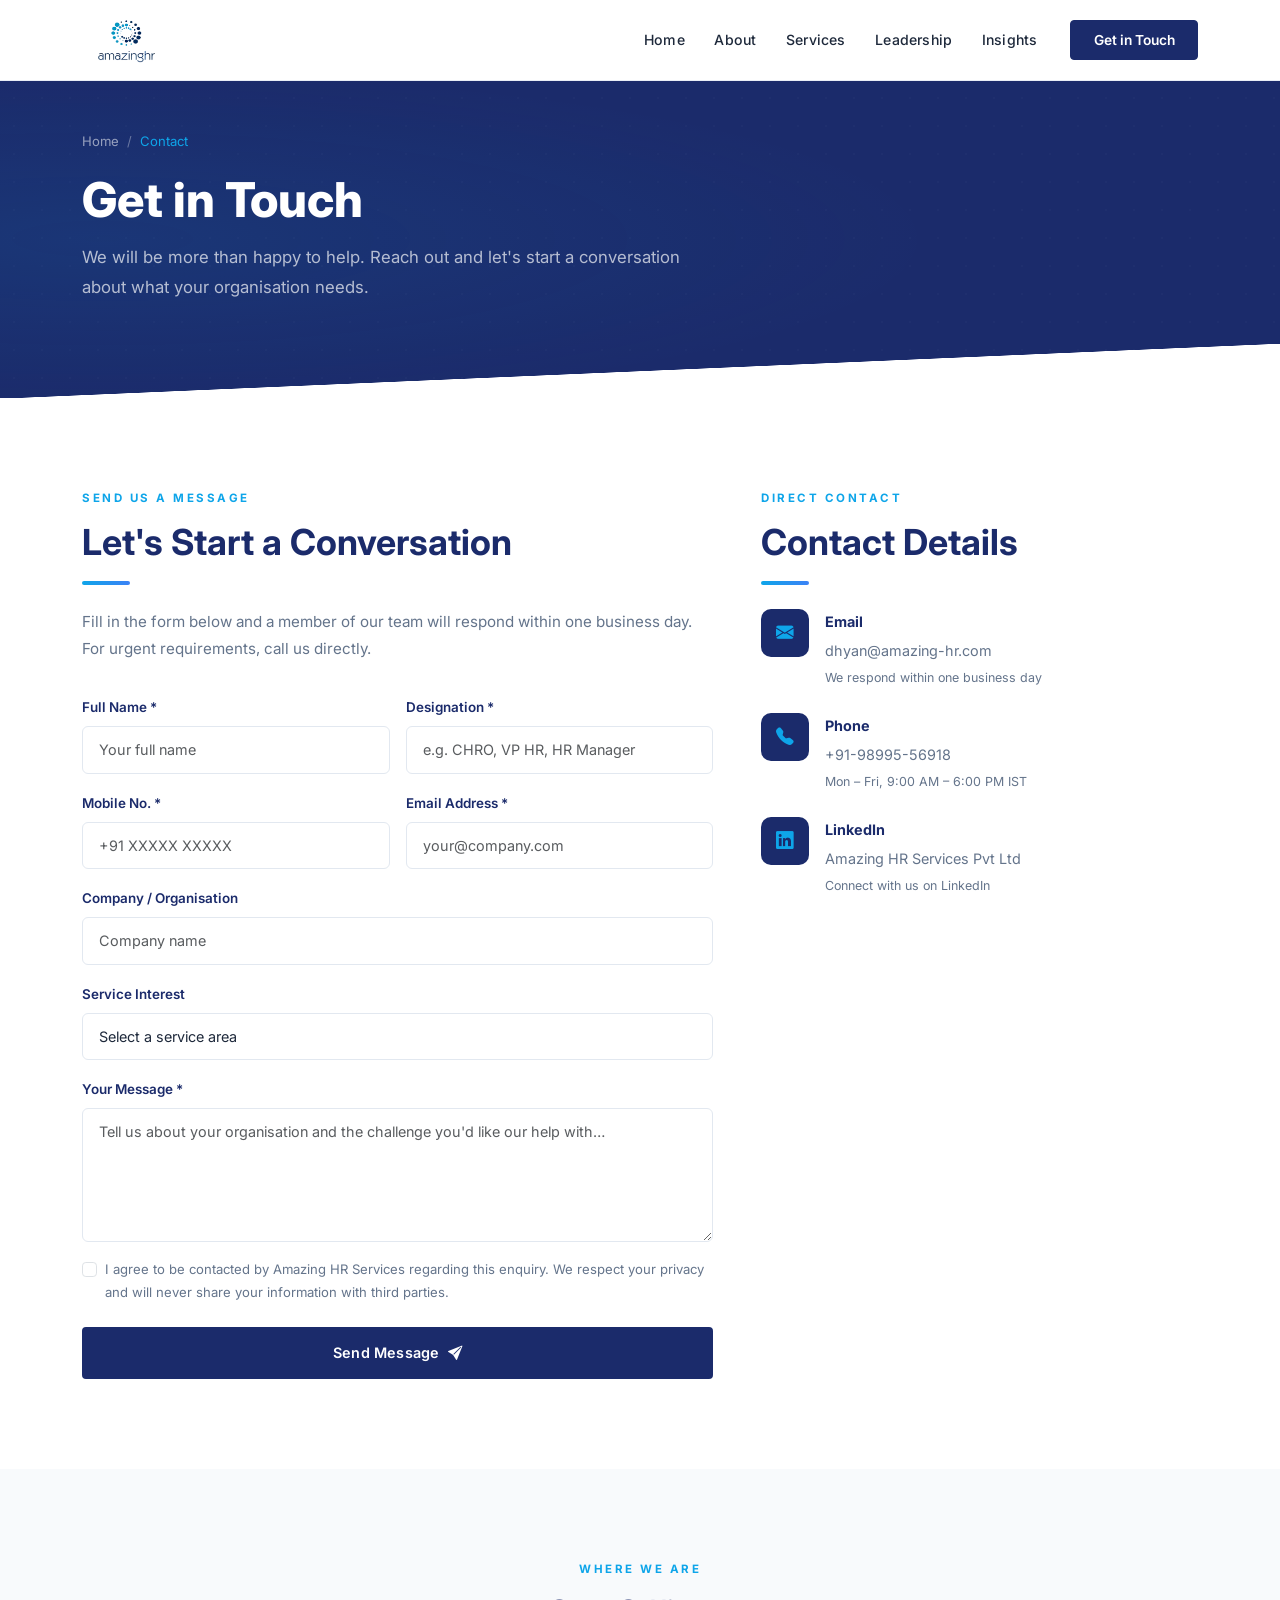
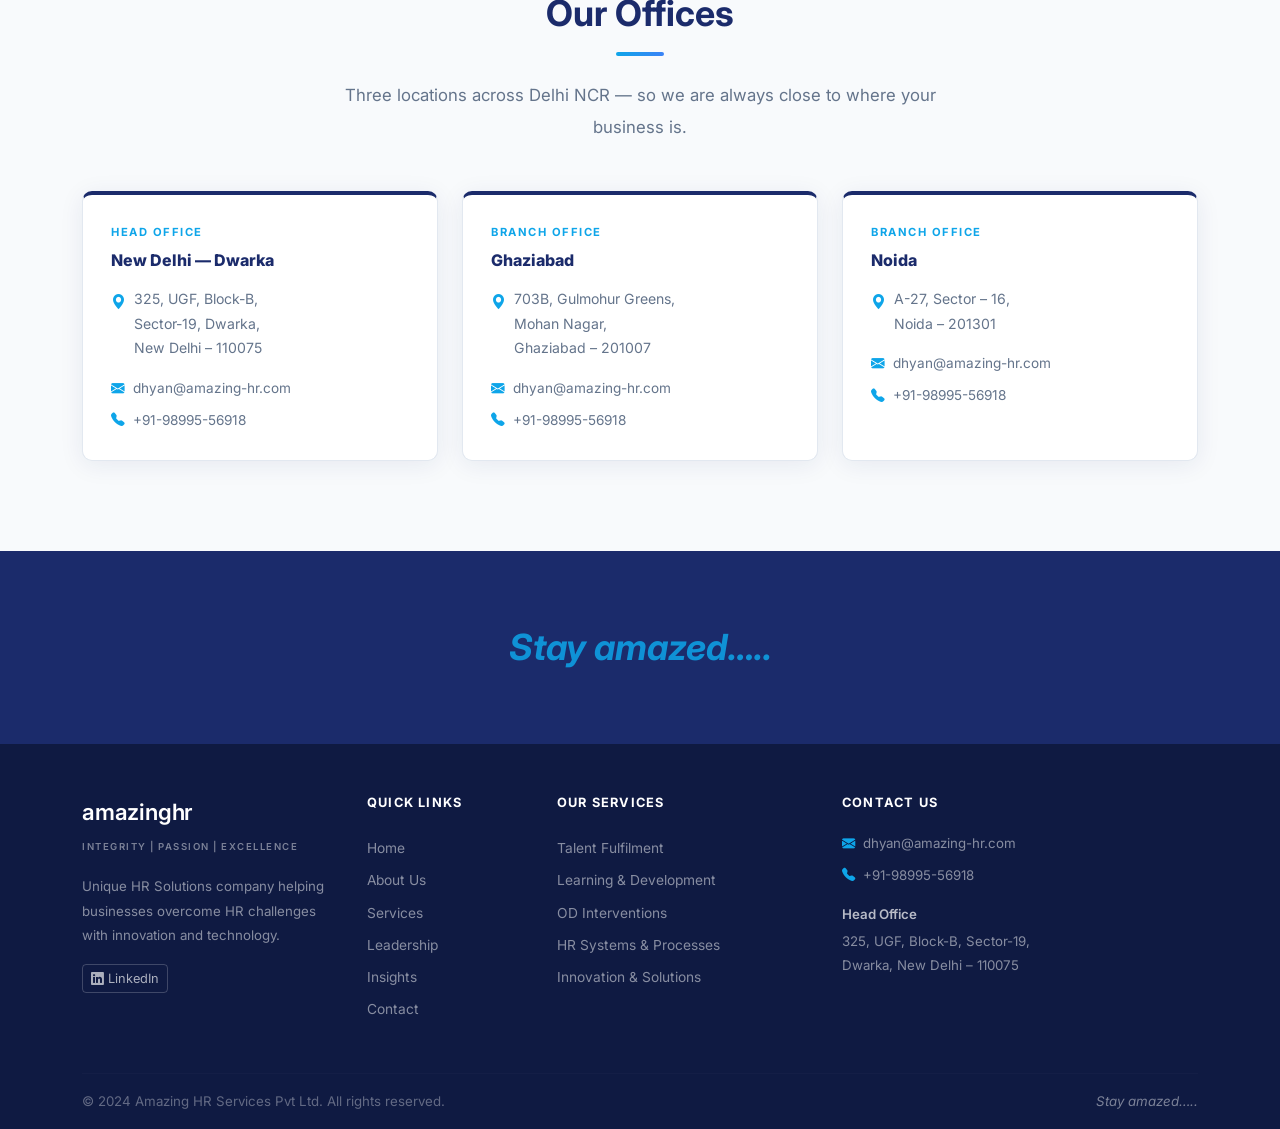
<file: contact.html>
﻿<!DOCTYPE html>
<html lang="en">
<head>
  <meta charset="UTF-8" />
  <link rel="icon" type="image/png" href="amazing_hr-removebg-preview.png" />
  <meta name="viewport" content="width=device-width, initial-scale=1.0" />
  <title>Contact — amazinghr</title>
  <meta name="description" content="Get in touch with Amazing HR Services. Three office locations across Delhi NCR — Dwarka, Ghaziabad, and Noida. Reach us at dhyan@amazing-hr.com." />
  <link rel="preconnect" href="https://fonts.googleapis.com" />
  <link rel="preconnect" href="https://fonts.gstatic.com" crossorigin />
  <link href="https://fonts.googleapis.com/css2?family=Inter:wght@400;500;600;700;800;900&display=swap" rel="stylesheet" />
  <link href="https://cdn.jsdelivr.net/npm/bootstrap@5.3.3/dist/css/bootstrap.min.css" rel="stylesheet" />
  <link href="https://cdn.jsdelivr.net/npm/bootstrap-icons@1.11.3/font/bootstrap-icons.min.css" rel="stylesheet" />
  <link href="css/style.css" rel="stylesheet" />
</head>
<body>

  <!-- NAVBAR -->
  <nav class="navbar navbar-expand-lg ahr-navbar fixed-top">
    <div class="container">
      <a class="navbar-brand" href="index.html">
        <img src="amazing_hr-removebg-preview.png" alt="amazinghr" style="height:46px; width:auto;" />
      </a>
      <button class="navbar-toggler border-0" type="button" data-bs-toggle="collapse" data-bs-target="#navMain" aria-controls="navMain" aria-expanded="false" aria-label="Toggle navigation">
        <span class="navbar-toggler-icon"></span>
      </button>
      <div class="collapse navbar-collapse" id="navMain">
        <ul class="navbar-nav ms-auto align-items-lg-center gap-lg-1">
          <li class="nav-item"><a class="nav-link" href="index.html">Home</a></li>
          <li class="nav-item"><a class="nav-link" href="about.html">About</a></li>
          <li class="nav-item"><a class="nav-link" href="services.html">Services</a></li>
          <li class="nav-item"><a class="nav-link" href="leadership.html">Leadership</a></li>
          <li class="nav-item"><a class="nav-link" href="insights.html">Insights</a></li>
          <li class="nav-item ms-lg-3"><a class="btn-nav-cta" href="contact.html">Get in Touch</a></li>
        </ul>
      </div>
    </div>
  </nav>

  <!-- PAGE HERO -->
  <section class="page-hero">
    <div class="container position-relative" style="z-index:1;">
      <nav aria-label="breadcrumb" class="breadcrumb-ahr">
        <ol class="breadcrumb mb-0">
          <li class="breadcrumb-item"><a href="index.html" style="color:rgba(255,255,255,0.55); text-decoration:none;">Home</a></li>
          <li class="breadcrumb-item active">Contact</li>
        </ol>
      </nav>
      <h1>Get in Touch</h1>
      <p>We will be more than happy to help. Reach out and let's start a conversation about what your organisation needs.</p>
    </div>
  </section>

  <!-- CONTACT MAIN -->
  <section class="section-pad">
    <div class="container">
      <div class="row g-5">

        <!-- FORM -->
        <div class="col-lg-7 fade-in">
          <span class="section-label">Send Us a Message</span>
          <h2 class="section-title">Let's Start a Conversation</h2>
          <div class="section-divider"></div>
          <p style="color:var(--ahr-muted); margin-bottom:2rem;">Fill in the form below and a member of our team will respond within one business day. For urgent requirements, call us directly.</p>

          <!-- FORM -->
          <form id="contactForm" class="contact-form" novalidate>
<div class="row g-3">
              <div class="col-md-6">
                <label for="name">Full Name *</label>
                <input type="text" class="form-control" id="name" name="name" placeholder="Your full name" required />
              </div>
              <div class="col-md-6">
                <label for="designation">Designation *</label>
                <input type="text" class="form-control" id="designation" name="designation" placeholder="e.g. CHRO, VP HR, HR Manager" required />
              </div>
              <div class="col-md-6">
                <label for="phone">Mobile No. *</label>
                <input type="tel" class="form-control" id="phone" name="mobile" placeholder="+91 XXXXX XXXXX" required />
              </div>
              <div class="col-md-6">
                <label for="email">Email Address *</label>
                <input type="email" class="form-control" id="email" name="email" placeholder="your@company.com" required />
              </div>
              <div class="col-12">
                <label for="company">Company / Organisation</label>
                <input type="text" class="form-control" id="company" name="company" placeholder="Company name" />
              </div>
              <div class="col-12">
                <label for="service">Service Interest</label>
                <select class="form-select" id="service" name="service_interest">
                  <option value="" disabled selected>Select a service area</option>
                  <option>Talent Fulfilment</option>
                  <option>Learning &amp; Development</option>
                  <option>OD Interventions</option>
                  <option>HR Systems &amp; Processes</option>
                  <option>Innovation &amp; Customised Solutions</option>
                  <option>Multiple Services / Not Sure Yet</option>
                </select>
              </div>
              <div class="col-12">
                <label for="message">Your Message *</label>
                <textarea class="form-control" id="message" name="message" rows="5" placeholder="Tell us about your organisation and the challenge you'd like our help with…" required></textarea>
              </div>
              <div class="col-12">
                <div class="form-check mb-3">
                  <input class="form-check-input" type="checkbox" id="consent" required />
                  <label class="form-check-label" for="consent" style="font-weight:400; font-size:0.82rem; color:var(--ahr-muted);">
                    I agree to be contacted by Amazing HR Services regarding this enquiry. We respect your privacy and will never share your information with third parties.
                  </label>
                </div>
                <button type="submit" class="btn-ahr btn-ahr-primary btn w-100" style="padding:0.85rem;">
                  Send Message &nbsp;<i class="bi bi-send-fill"></i>
                </button>
              </div>
            </div>
          </form>

          <!-- SUCCESS STATE -->
          <div id="formSuccess" style="display:none; text-align:center; padding:3rem 2rem; background:var(--ahr-bg); border-radius:12px; border:1px solid var(--ahr-border);">
            <div style="width:72px; height:72px; background:linear-gradient(135deg, var(--ahr-teal), #0369A1); border-radius:50%; display:flex; align-items:center; justify-content:center; margin:0 auto 1.5rem; font-size:2rem; color:#fff;">
              <i class="bi bi-check-lg"></i>
            </div>
            <h4 style="color:var(--ahr-navy); font-weight:800; margin-bottom:0.75rem;">Message Received!</h4>
            <p style="color:var(--ahr-muted); max-width:400px; margin:0 auto 1.5rem; line-height:1.8;">Thank you for reaching out. A member of the Amazing HR team will respond within one business day.</p>
            <p style="color:var(--ahr-muted); font-size:0.88rem;">For urgent requirements: <a href="mailto:dhyan@amazing-hr.com" style="color:var(--ahr-teal); font-weight:600;">dhyan@amazing-hr.com</a></p>
          </div>
        </div>

        <!-- CONTACT INFO -->
        <div class="col-lg-5 fade-in fade-in-delay-2">
          <span class="section-label">Direct Contact</span>
          <h2 class="section-title">Contact Details</h2>
          <div class="section-divider"></div>

          <!-- Email -->
          <div class="d-flex align-items-start gap-3 mb-4">
            <div style="width:48px; height:48px; min-width:48px; background:var(--ahr-navy); border-radius:10px; display:flex; align-items:center; justify-content:center;">
              <i class="bi bi-envelope-fill" style="color:var(--ahr-teal); font-size:1.1rem;"></i>
            </div>
            <div>
              <p style="font-weight:700; color:var(--ahr-navy); margin-bottom:0.2rem; font-size:0.9rem;">Email</p>
              <a href="mailto:dhyan@amazing-hr.com" style="color:var(--ahr-muted); text-decoration:none; font-size:0.9rem;">dhyan@amazing-hr.com</a>
              <p style="font-size:0.78rem; color:var(--ahr-muted); margin:0.2rem 0 0;">We respond within one business day</p>
            </div>
          </div>

          <!-- Phone -->
          <div class="d-flex align-items-start gap-3 mb-4">
            <div style="width:48px; height:48px; min-width:48px; background:var(--ahr-navy); border-radius:10px; display:flex; align-items:center; justify-content:center;">
              <i class="bi bi-telephone-fill" style="color:var(--ahr-teal); font-size:1.1rem;"></i>
            </div>
            <div>
              <p style="font-weight:700; color:var(--ahr-navy); margin-bottom:0.2rem; font-size:0.9rem;">Phone</p>
              <a href="tel:+919899556918" style="color:var(--ahr-muted); text-decoration:none; font-size:0.9rem;">+91-98995-56918</a>
              <p style="font-size:0.78rem; color:var(--ahr-muted); margin:0.2rem 0 0;">Mon – Fri, 9:00 AM – 6:00 PM IST</p>
            </div>
          </div>

          <!-- LinkedIn -->
          <div class="d-flex align-items-start gap-3 mb-4">
            <div style="width:48px; height:48px; min-width:48px; background:var(--ahr-navy); border-radius:10px; display:flex; align-items:center; justify-content:center;">
              <i class="bi bi-linkedin" style="color:var(--ahr-teal); font-size:1.1rem;"></i>
            </div>
            <div>
              <p style="font-weight:700; color:var(--ahr-navy); margin-bottom:0.2rem; font-size:0.9rem;">LinkedIn</p>
              <a href="https://www.linkedin.com/company/amazing-hr-services-pvt-ltd-/" target="_blank" rel="noopener" style="color:var(--ahr-muted); text-decoration:none; font-size:0.9rem;">Amazing HR Services Pvt Ltd</a>
              <p style="font-size:0.78rem; color:var(--ahr-muted); margin:0.2rem 0 0;">Connect with us on LinkedIn</p>
            </div>
          </div>

        </div>

      </div>
    </div>
  </section>

  <!-- OFFICES -->
  <section class="section-pad section-bg">
    <div class="container">
      <div class="text-center mb-5 fade-in">
        <span class="section-label">Where We Are</span>
        <h2 class="section-title">Our Offices</h2>
        <div class="section-divider mx-auto"></div>
        <p class="section-lead mx-auto">Three locations across Delhi NCR — so we are always close to where your business is.</p>
      </div>
      <div class="row g-4 justify-content-center">

        <div class="col-md-4 fade-in fade-in-delay-1">
          <div class="office-card">
            <div class="office-label">Head Office</div>
            <h5 style="font-size:1rem; font-weight:800; color:var(--ahr-navy); margin-bottom:1rem;">New Delhi — Dwarka</h5>
            <div class="d-flex align-items-start gap-2 mb-3">
              <i class="bi bi-geo-alt-fill" style="color:var(--ahr-teal); margin-top:2px; flex-shrink:0;"></i>
              <p style="font-size:0.88rem; color:var(--ahr-muted); line-height:1.75; margin:0;">325, UGF, Block-B,<br>Sector-19, Dwarka,<br>New Delhi – 110075</p>
            </div>
            <div class="d-flex align-items-center gap-2 mb-2">
              <i class="bi bi-envelope-fill" style="color:var(--ahr-teal); font-size:0.85rem;"></i>
              <a href="mailto:dhyan@amazing-hr.com" style="font-size:0.85rem; color:var(--ahr-muted); text-decoration:none;">dhyan@amazing-hr.com</a>
            </div>
            <div class="d-flex align-items-center gap-2">
              <i class="bi bi-telephone-fill" style="color:var(--ahr-teal); font-size:0.85rem;"></i>
              <span style="font-size:0.85rem; color:var(--ahr-muted);">+91-98995-56918</span>
            </div>
          </div>
        </div>

        <div class="col-md-4 fade-in fade-in-delay-2">
          <div class="office-card">
            <div class="office-label">Branch Office</div>
            <h5 style="font-size:1rem; font-weight:800; color:var(--ahr-navy); margin-bottom:1rem;">Ghaziabad</h5>
            <div class="d-flex align-items-start gap-2 mb-3">
              <i class="bi bi-geo-alt-fill" style="color:var(--ahr-teal); margin-top:2px; flex-shrink:0;"></i>
              <p style="font-size:0.88rem; color:var(--ahr-muted); line-height:1.75; margin:0;">703B, Gulmohur Greens,<br>Mohan Nagar,<br>Ghaziabad – 201007</p>
            </div>
            <div class="d-flex align-items-center gap-2 mb-2">
              <i class="bi bi-envelope-fill" style="color:var(--ahr-teal); font-size:0.85rem;"></i>
              <a href="mailto:dhyan@amazing-hr.com" style="font-size:0.85rem; color:var(--ahr-muted); text-decoration:none;">dhyan@amazing-hr.com</a>
            </div>
            <div class="d-flex align-items-center gap-2">
              <i class="bi bi-telephone-fill" style="color:var(--ahr-teal); font-size:0.85rem;"></i>
              <span style="font-size:0.85rem; color:var(--ahr-muted);">+91-98995-56918</span>
            </div>
          </div>
        </div>

        <div class="col-md-4 fade-in fade-in-delay-3">
          <div class="office-card">
            <div class="office-label">Branch Office</div>
            <h5 style="font-size:1rem; font-weight:800; color:var(--ahr-navy); margin-bottom:1rem;">Noida</h5>
            <div class="d-flex align-items-start gap-2 mb-3">
              <i class="bi bi-geo-alt-fill" style="color:var(--ahr-teal); margin-top:2px; flex-shrink:0;"></i>
              <p style="font-size:0.88rem; color:var(--ahr-muted); line-height:1.75; margin:0;">A-27, Sector – 16,<br>Noida – 201301</p>
            </div>
            <div class="d-flex align-items-center gap-2 mb-2">
              <i class="bi bi-envelope-fill" style="color:var(--ahr-teal); font-size:0.85rem;"></i>
              <a href="mailto:dhyan@amazing-hr.com" style="font-size:0.85rem; color:var(--ahr-muted); text-decoration:none;">dhyan@amazing-hr.com</a>
            </div>
            <div class="d-flex align-items-center gap-2">
              <i class="bi bi-telephone-fill" style="color:var(--ahr-teal); font-size:0.85rem;"></i>
              <span style="font-size:0.85rem; color:var(--ahr-muted);">+91-98995-56918</span>
            </div>
          </div>
        </div>

      </div>
    </div>
  </section>

  <!-- STAY AMAZED -->
  <section class="section-pad-sm text-center" style="background:var(--ahr-navy);">
    <div class="container">
      <p class="fst-italic mb-0" style="font-size:2.25rem; font-weight:700; color:var(--ahr-teal); opacity:0.85;">Stay amazed…..</p>
    </div>
  </section>

  <!-- FOOTER -->
  <footer class="ahr-footer pt-5">
    <div class="container">
      <div class="row g-4 pb-5">
        <div class="col-lg-3 col-md-6">
          <div class="mb-3">
            <span style="font-size:1.4rem; font-weight:600; font-style:normal; color:#fff; letter-spacing:-0.2px; display:block;">amazinghr</span>
            <span style="font-size:0.6rem; font-weight:600; letter-spacing:1.5px; text-transform:uppercase; color:rgba(255,255,255,0.45);">Integrity | Passion | Excellence</span>
          </div>
          <p class="small mb-3" style="color:rgba(255,255,255,0.5); line-height:1.85;">Unique HR Solutions company helping businesses overcome HR challenges with innovation and technology.</p>
          <a href="https://www.linkedin.com/company/amazing-hr-services-pvt-ltd-/" target="_blank" rel="noopener" class="btn btn-sm" style="border:1px solid rgba(255,255,255,0.2); color:rgba(255,255,255,0.65); font-size:0.8rem; border-radius:4px;"><i class="bi bi-linkedin me-1"></i>LinkedIn</a>
        </div>
        <div class="col-lg-2 col-md-6">
          <p class="footer-head">Quick Links</p>
          <ul class="list-unstyled mb-0">
            <li><a href="index.html" class="footer-link">Home</a></li>
            <li><a href="about.html" class="footer-link">About Us</a></li>
            <li><a href="services.html" class="footer-link">Services</a></li>
            <li><a href="leadership.html" class="footer-link">Leadership</a></li>
            <li><a href="insights.html" class="footer-link">Insights</a></li>
            <li><a href="contact.html" class="footer-link">Contact</a></li>
          </ul>
        </div>
        <div class="col-lg-3 col-md-6">
          <p class="footer-head">Our Services</p>
          <ul class="list-unstyled mb-0">
            <li><a href="services.html#talent" class="footer-link">Talent Fulfilment</a></li>
            <li><a href="services.html#learning" class="footer-link">Learning &amp; Development</a></li>
            <li><a href="services.html#od" class="footer-link">OD Interventions</a></li>
            <li><a href="services.html#hr-systems" class="footer-link">HR Systems &amp; Processes</a></li>
            <li><a href="services.html#innovation" class="footer-link">Innovation &amp; Solutions</a></li>
          </ul>
        </div>
        <div class="col-lg-4 col-md-6">
          <p class="footer-head">Contact Us</p>
          <p class="small mb-2" style="color:rgba(255,255,255,0.5);"><i class="bi bi-envelope-fill me-2" style="color:var(--ahr-teal);"></i><a href="mailto:dhyan@amazing-hr.com" style="color:rgba(255,255,255,0.5); text-decoration:none;">dhyan@amazing-hr.com</a></p>
          <p class="small mb-3" style="color:rgba(255,255,255,0.5);"><i class="bi bi-telephone-fill me-2" style="color:var(--ahr-teal);"></i>+91-98995-56918</p>
          <p class="small fw-semibold mb-1" style="color:rgba(255,255,255,0.7);">Head Office</p>
          <p class="small mb-0" style="color:rgba(255,255,255,0.5); line-height:1.8;">325, UGF, Block-B, Sector-19,<br>Dwarka, New Delhi – 110075</p>
        </div>
      </div>
      <hr style="border-color:rgba(255,255,255,0.08); margin:0;">
      <div class="row align-items-center py-3">
        <div class="col-md-7 text-center text-md-start">
          <p class="small mb-0" style="color:rgba(255,255,255,0.35);">&copy; 2024 Amazing HR Services Pvt Ltd. All rights reserved.</p>
        </div>
        <div class="col-md-5 text-center text-md-end mt-2 mt-md-0">
          <p class="small mb-0 fst-italic" style="color:rgba(255,255,255,0.45);">Stay amazed…..</p>
        </div>
      </div>
    </div>
  </footer>

  <script src="https://cdn.jsdelivr.net/npm/bootstrap@5.3.3/dist/js/bootstrap.bundle.min.js"></script>
  <script src="js/main.js"></script>
</body>
</html>
</file>
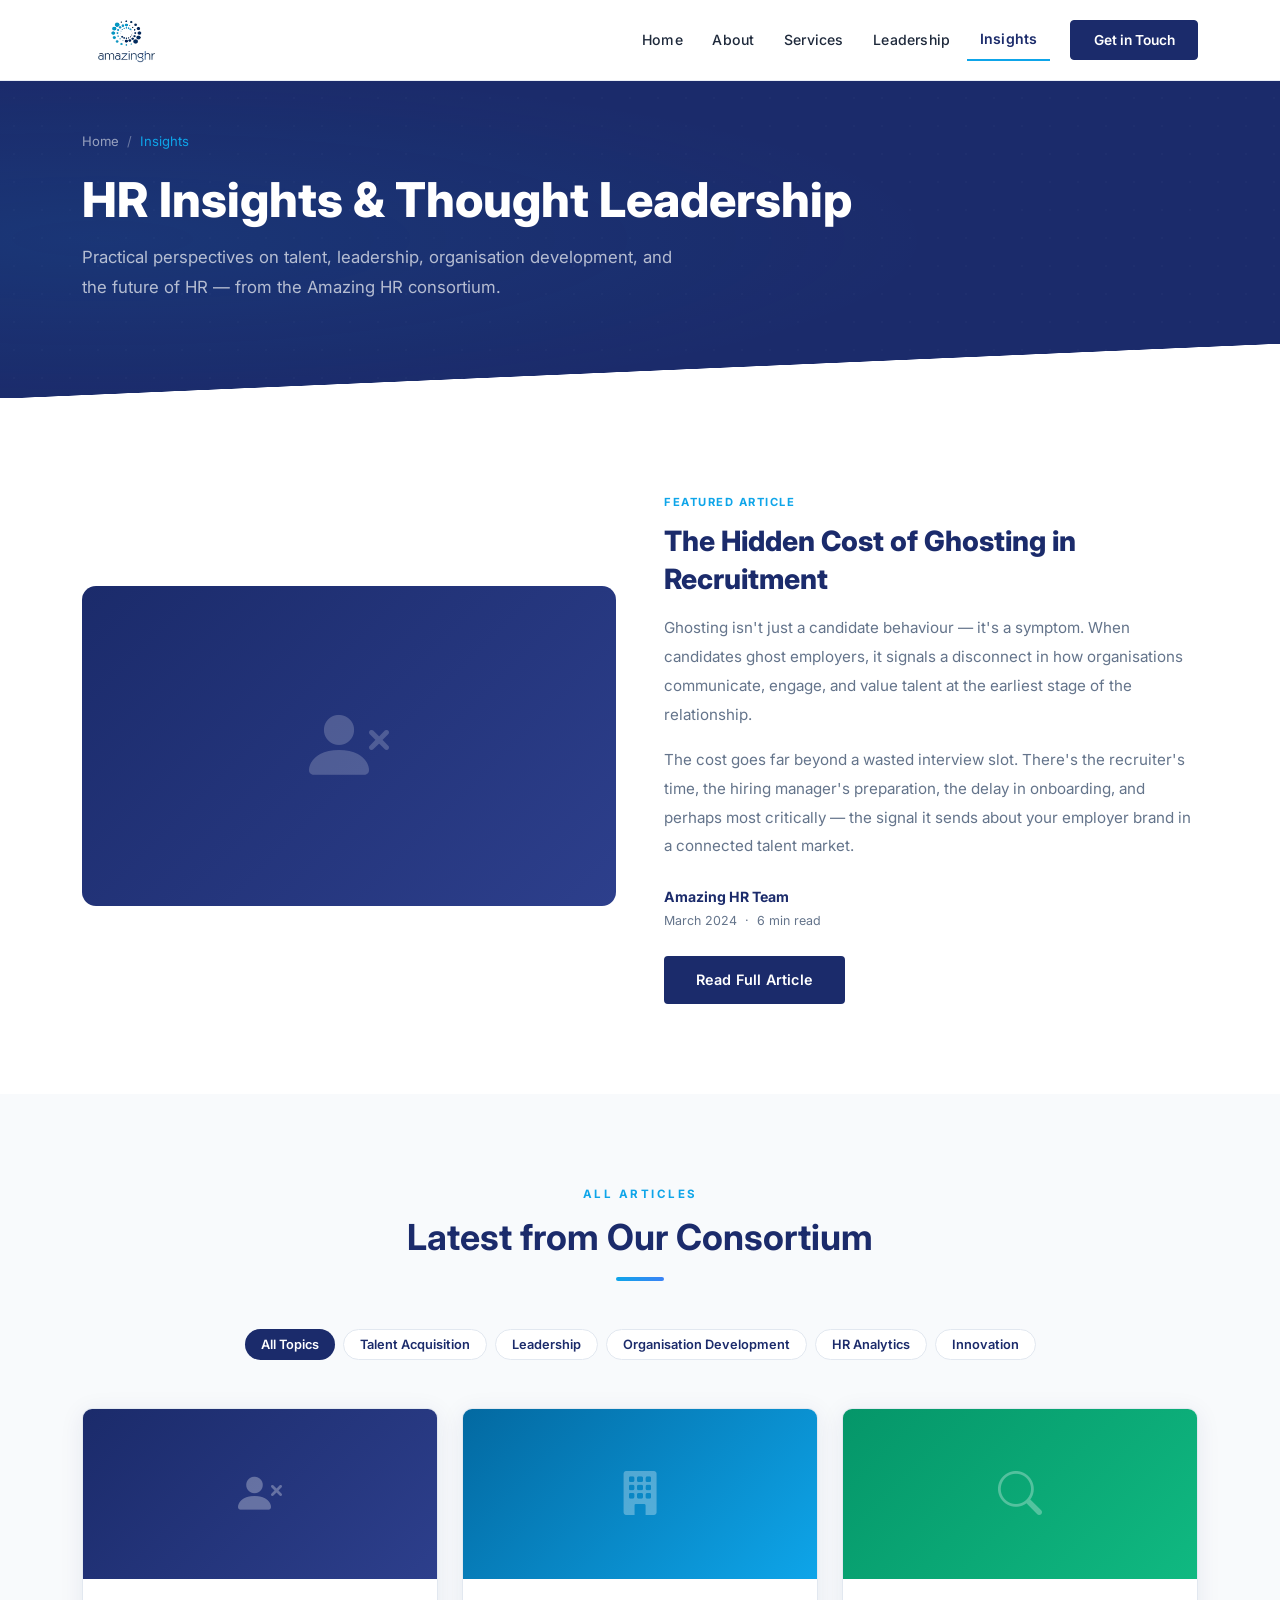
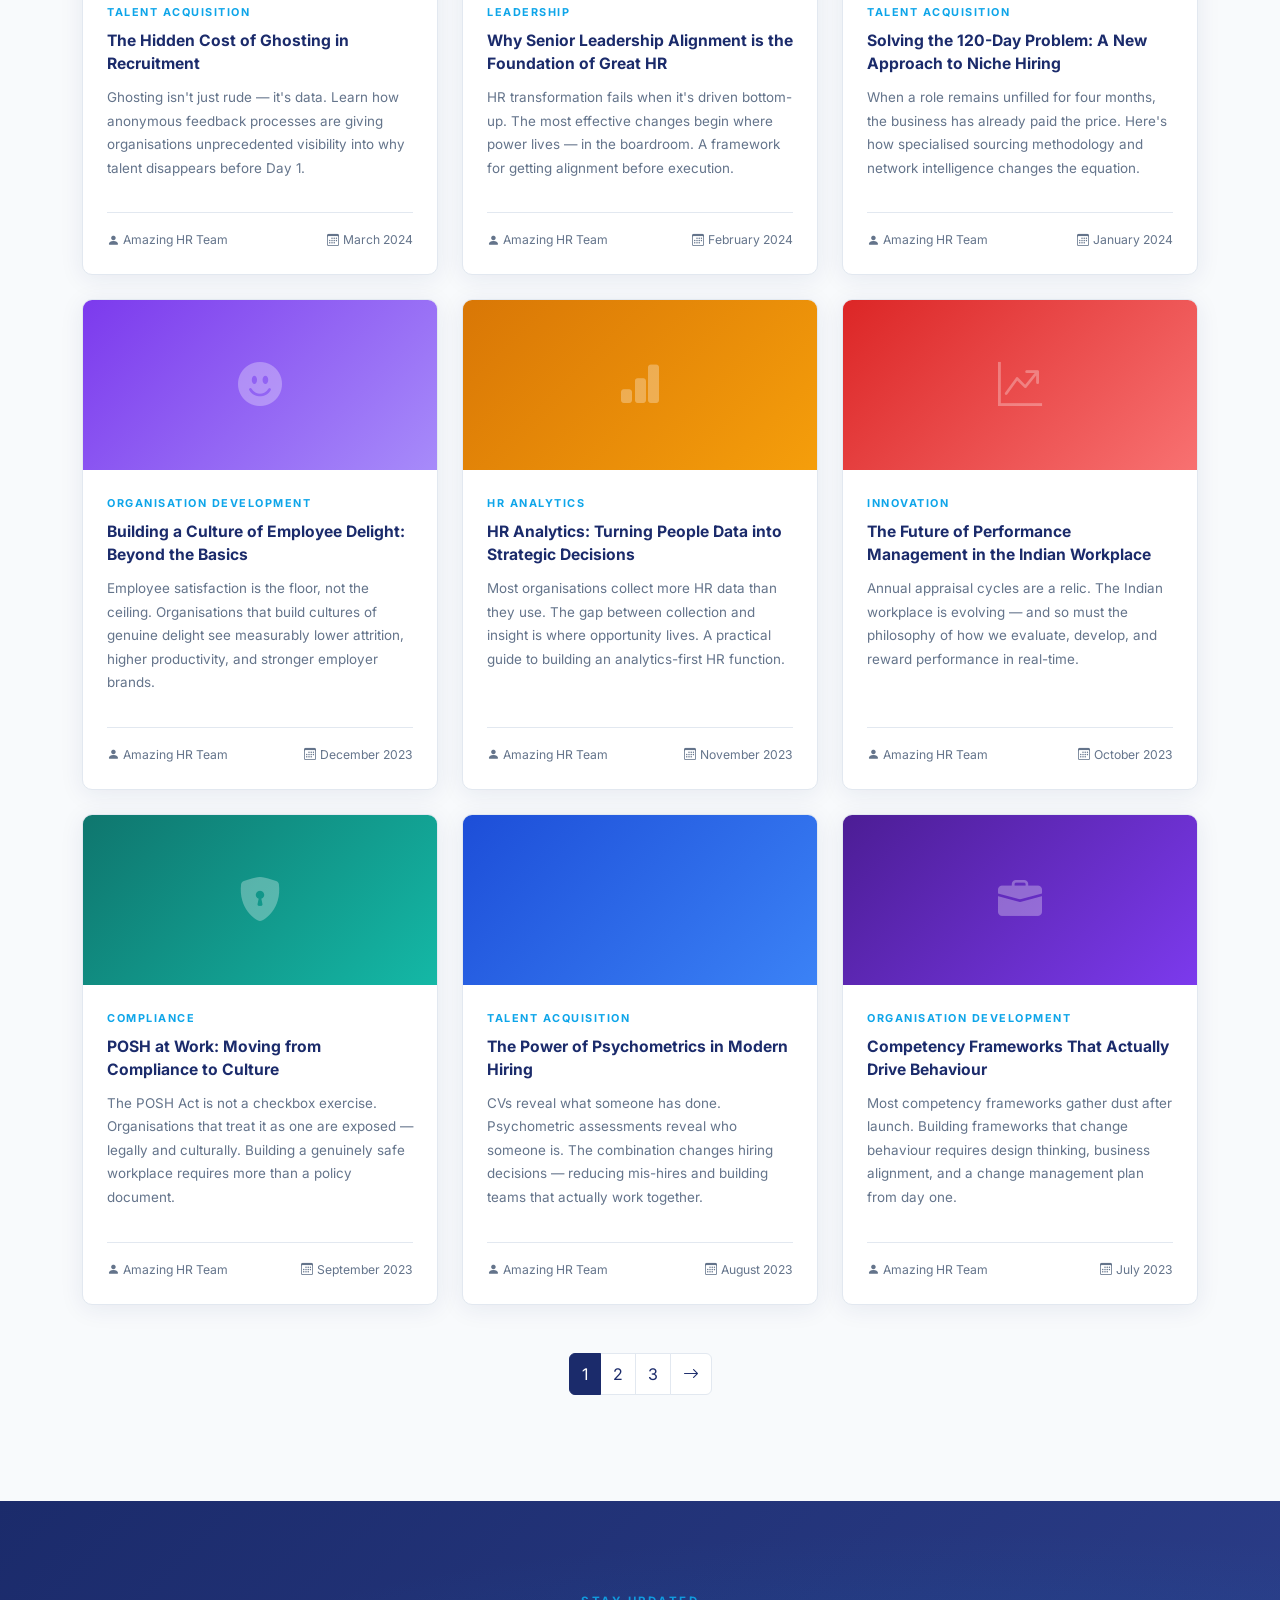
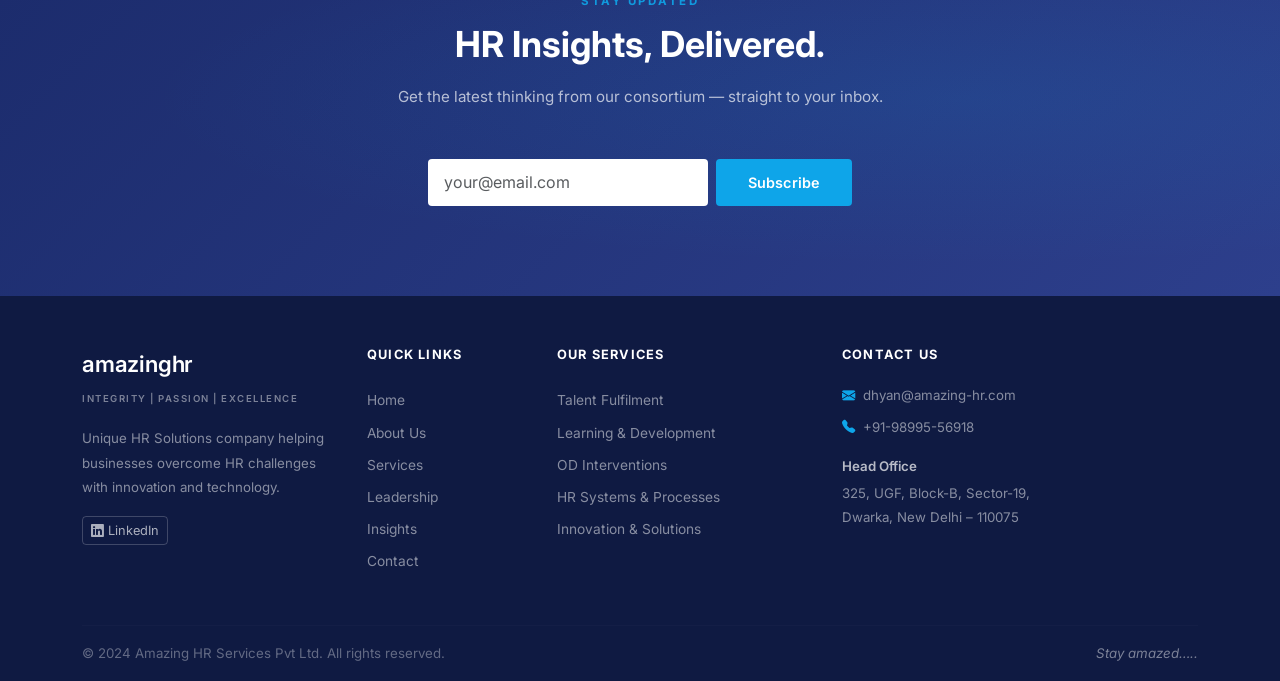
<file: insights.html>
﻿<!DOCTYPE html>
<html lang="en">
<head>
  <meta charset="UTF-8" />
  <link rel="icon" type="image/png" href="amazing_hr-removebg-preview.png" />
  <meta name="viewport" content="width=device-width, initial-scale=1.0" />
  <title>Insights — amazinghr</title>
  <meta name="description" content="HR thought leadership from the Amazing HR team — practical insights on talent acquisition, leadership development, OD, compliance, and the future of HR in India." />
  <link rel="preconnect" href="https://fonts.googleapis.com" />
  <link rel="preconnect" href="https://fonts.gstatic.com" crossorigin />
  <link href="https://fonts.googleapis.com/css2?family=Inter:wght@400;500;600;700;800;900&display=swap" rel="stylesheet" />
  <link href="https://cdn.jsdelivr.net/npm/bootstrap@5.3.3/dist/css/bootstrap.min.css" rel="stylesheet" />
  <link href="https://cdn.jsdelivr.net/npm/bootstrap-icons@1.11.3/font/bootstrap-icons.min.css" rel="stylesheet" />
  <link href="css/style.css" rel="stylesheet" />
</head>
<body>

  <!-- NAVBAR -->
  <nav class="navbar navbar-expand-lg ahr-navbar fixed-top">
    <div class="container">
      <a class="navbar-brand" href="index.html">
        <img src="amazing_hr-removebg-preview.png" alt="amazinghr" style="height:46px; width:auto;" />
      </a>
      <button class="navbar-toggler border-0" type="button" data-bs-toggle="collapse" data-bs-target="#navMain" aria-controls="navMain" aria-expanded="false" aria-label="Toggle navigation">
        <span class="navbar-toggler-icon"></span>
      </button>
      <div class="collapse navbar-collapse" id="navMain">
        <ul class="navbar-nav ms-auto align-items-lg-center gap-lg-1">
          <li class="nav-item"><a class="nav-link" href="index.html">Home</a></li>
          <li class="nav-item"><a class="nav-link" href="about.html">About</a></li>
          <li class="nav-item"><a class="nav-link" href="services.html">Services</a></li>
          <li class="nav-item"><a class="nav-link" href="leadership.html">Leadership</a></li>
          <li class="nav-item"><a class="nav-link" href="insights.html">Insights</a></li>
          <li class="nav-item ms-lg-3"><a class="btn-nav-cta" href="contact.html">Get in Touch</a></li>
        </ul>
      </div>
    </div>
  </nav>

  <!-- PAGE HERO -->
  <section class="page-hero">
    <div class="container position-relative" style="z-index:1;">
      <nav aria-label="breadcrumb" class="breadcrumb-ahr">
        <ol class="breadcrumb mb-0">
          <li class="breadcrumb-item"><a href="index.html" style="color:rgba(255,255,255,0.55); text-decoration:none;">Home</a></li>
          <li class="breadcrumb-item active">Insights</li>
        </ol>
      </nav>
      <h1>HR Insights &amp; Thought Leadership</h1>
      <p>Practical perspectives on talent, leadership, organisation development, and the future of HR — from the Amazing HR consortium.</p>
    </div>
  </section>

  <!-- FEATURED ARTICLE -->
  <section class="section-pad">
    <div class="container">
      <div class="row align-items-center g-5 fade-in">
        <div class="col-lg-6">
          <div style="background:linear-gradient(135deg, var(--ahr-navy), var(--ahr-navy-light)); border-radius:14px; height:320px; display:flex; align-items:center; justify-content:center;">
            <i class="bi bi-person-x-fill" style="font-size:5rem; color:rgba(255,255,255,0.2);"></i>
          </div>
        </div>
        <div class="col-lg-6">
          <span style="font-size:0.7rem; font-weight:700; letter-spacing:1.5px; text-transform:uppercase; color:var(--ahr-teal);">Featured Article</span>
          <h2 style="font-size:1.75rem; font-weight:800; color:var(--ahr-navy); margin-top:0.5rem; margin-bottom:1rem; line-height:1.35;">The Hidden Cost of Ghosting in Recruitment</h2>
          <p style="color:var(--ahr-muted); line-height:1.9; margin-bottom:1rem;">Ghosting isn't just a candidate behaviour — it's a symptom. When candidates ghost employers, it signals a disconnect in how organisations communicate, engage, and value talent at the earliest stage of the relationship.</p>
          <p style="color:var(--ahr-muted); line-height:1.9; margin-bottom:1.5rem;">The cost goes far beyond a wasted interview slot. There's the recruiter's time, the hiring manager's preparation, the delay in onboarding, and perhaps most critically — the signal it sends about your employer brand in a connected talent market.</p>
          <div class="d-flex align-items-center gap-3 mb-4">
            <div>
              <p style="font-weight:700; color:var(--ahr-navy); font-size:0.88rem; margin:0;">Amazing HR Team</p>
              <p style="font-size:0.78rem; color:var(--ahr-muted); margin:0;">March 2024 &nbsp;·&nbsp; 6 min read</p>
            </div>
          </div>
          <a href="#" class="btn-ahr btn-ahr-primary btn">Read Full Article</a>
        </div>
      </div>
    </div>
  </section>

  <!-- ALL ARTICLES -->
  <section class="section-pad section-bg">
    <div class="container">
      <div class="text-center mb-5 fade-in">
        <span class="section-label">All Articles</span>
        <h2 class="section-title">Latest from Our Consortium</h2>
        <div class="section-divider mx-auto"></div>
      </div>

      <!-- Filter Tags -->
      <div class="d-flex flex-wrap gap-2 justify-content-center mb-5 fade-in">
        <button class="btn btn-sm" style="background:var(--ahr-navy); color:#fff; border:none; border-radius:20px; padding:5px 16px; font-size:0.8rem; font-weight:600;">All Topics</button>
        <button class="btn btn-sm" style="background:#fff; color:var(--ahr-navy); border:1px solid var(--ahr-border); border-radius:20px; padding:5px 16px; font-size:0.8rem; font-weight:600;">Talent Acquisition</button>
        <button class="btn btn-sm" style="background:#fff; color:var(--ahr-navy); border:1px solid var(--ahr-border); border-radius:20px; padding:5px 16px; font-size:0.8rem; font-weight:600;">Leadership</button>
        <button class="btn btn-sm" style="background:#fff; color:var(--ahr-navy); border:1px solid var(--ahr-border); border-radius:20px; padding:5px 16px; font-size:0.8rem; font-weight:600;">Organisation Development</button>
        <button class="btn btn-sm" style="background:#fff; color:var(--ahr-navy); border:1px solid var(--ahr-border); border-radius:20px; padding:5px 16px; font-size:0.8rem; font-weight:600;">HR Analytics</button>
        <button class="btn btn-sm" style="background:#fff; color:var(--ahr-navy); border:1px solid var(--ahr-border); border-radius:20px; padding:5px 16px; font-size:0.8rem; font-weight:600;">Innovation</button>
      </div>

      <div class="row g-4">

        <!-- Article 1 -->
        <div class="col-md-6 col-lg-4 fade-in fade-in-delay-1">
          <div class="insight-card">
            <div class="insight-img" style="background:linear-gradient(135deg, var(--ahr-navy), var(--ahr-navy-light));">
              <i class="bi bi-person-x-fill" style="color:rgba(255,255,255,0.3);"></i>
            </div>
            <div class="insight-body">
              <p class="insight-cat">Talent Acquisition</p>
              <h3 class="insight-title">The Hidden Cost of Ghosting in Recruitment</h3>
              <p class="insight-excerpt">Ghosting isn't just rude — it's data. Learn how anonymous feedback processes are giving organisations unprecedented visibility into why talent disappears before Day 1.</p>
              <div class="insight-meta d-flex align-items-center justify-content-between">
                <span><i class="bi bi-person-fill me-1"></i>Amazing HR Team</span>
                <span><i class="bi bi-calendar3 me-1"></i>March 2024</span>
              </div>
            </div>
          </div>
        </div>

        <!-- Article 2 -->
        <div class="col-md-6 col-lg-4 fade-in fade-in-delay-2">
          <div class="insight-card">
            <div class="insight-img" style="background:linear-gradient(135deg, #0369A1, #0EA5E9);">
              <i class="bi bi-building-fill" style="color:rgba(255,255,255,0.3);"></i>
            </div>
            <div class="insight-body">
              <p class="insight-cat">Leadership</p>
              <h3 class="insight-title">Why Senior Leadership Alignment is the Foundation of Great HR</h3>
              <p class="insight-excerpt">HR transformation fails when it's driven bottom-up. The most effective changes begin where power lives — in the boardroom. A framework for getting alignment before execution.</p>
              <div class="insight-meta d-flex align-items-center justify-content-between">
                <span><i class="bi bi-person-fill me-1"></i>Amazing HR Team</span>
                <span><i class="bi bi-calendar3 me-1"></i>February 2024</span>
              </div>
            </div>
          </div>
        </div>

        <!-- Article 3 -->
        <div class="col-md-6 col-lg-4 fade-in fade-in-delay-3">
          <div class="insight-card">
            <div class="insight-img" style="background:linear-gradient(135deg, #059669, #10B981);">
              <i class="bi bi-search" style="color:rgba(255,255,255,0.3);"></i>
            </div>
            <div class="insight-body">
              <p class="insight-cat">Talent Acquisition</p>
              <h3 class="insight-title">Solving the 120-Day Problem: A New Approach to Niche Hiring</h3>
              <p class="insight-excerpt">When a role remains unfilled for four months, the business has already paid the price. Here's how specialised sourcing methodology and network intelligence changes the equation.</p>
              <div class="insight-meta d-flex align-items-center justify-content-between">
                <span><i class="bi bi-person-fill me-1"></i>Amazing HR Team</span>
                <span><i class="bi bi-calendar3 me-1"></i>January 2024</span>
              </div>
            </div>
          </div>
        </div>

        <!-- Article 4 -->
        <div class="col-md-6 col-lg-4 fade-in fade-in-delay-1">
          <div class="insight-card">
            <div class="insight-img" style="background:linear-gradient(135deg, #7C3AED, #A78BFA);">
              <i class="bi bi-emoji-smile-fill" style="color:rgba(255,255,255,0.3);"></i>
            </div>
            <div class="insight-body">
              <p class="insight-cat">Organisation Development</p>
              <h3 class="insight-title">Building a Culture of Employee Delight: Beyond the Basics</h3>
              <p class="insight-excerpt">Employee satisfaction is the floor, not the ceiling. Organisations that build cultures of genuine delight see measurably lower attrition, higher productivity, and stronger employer brands.</p>
              <div class="insight-meta d-flex align-items-center justify-content-between">
                <span><i class="bi bi-person-fill me-1"></i>Amazing HR Team</span>
                <span><i class="bi bi-calendar3 me-1"></i>December 2023</span>
              </div>
            </div>
          </div>
        </div>

        <!-- Article 5 -->
        <div class="col-md-6 col-lg-4 fade-in fade-in-delay-2">
          <div class="insight-card">
            <div class="insight-img" style="background:linear-gradient(135deg, #D97706, #F59E0B);">
              <i class="bi bi-bar-chart-fill" style="color:rgba(255,255,255,0.3);"></i>
            </div>
            <div class="insight-body">
              <p class="insight-cat">HR Analytics</p>
              <h3 class="insight-title">HR Analytics: Turning People Data into Strategic Decisions</h3>
              <p class="insight-excerpt">Most organisations collect more HR data than they use. The gap between collection and insight is where opportunity lives. A practical guide to building an analytics-first HR function.</p>
              <div class="insight-meta d-flex align-items-center justify-content-between">
                <span><i class="bi bi-person-fill me-1"></i>Amazing HR Team</span>
                <span><i class="bi bi-calendar3 me-1"></i>November 2023</span>
              </div>
            </div>
          </div>
        </div>

        <!-- Article 6 -->
        <div class="col-md-6 col-lg-4 fade-in fade-in-delay-3">
          <div class="insight-card">
            <div class="insight-img" style="background:linear-gradient(135deg, #DC2626, #F87171);">
              <i class="bi bi-graph-up-arrow" style="color:rgba(255,255,255,0.3);"></i>
            </div>
            <div class="insight-body">
              <p class="insight-cat">Innovation</p>
              <h3 class="insight-title">The Future of Performance Management in the Indian Workplace</h3>
              <p class="insight-excerpt">Annual appraisal cycles are a relic. The Indian workplace is evolving — and so must the philosophy of how we evaluate, develop, and reward performance in real-time.</p>
              <div class="insight-meta d-flex align-items-center justify-content-between">
                <span><i class="bi bi-person-fill me-1"></i>Amazing HR Team</span>
                <span><i class="bi bi-calendar3 me-1"></i>October 2023</span>
              </div>
            </div>
          </div>
        </div>

        <!-- Article 7 -->
        <div class="col-md-6 col-lg-4 fade-in fade-in-delay-1">
          <div class="insight-card">
            <div class="insight-img" style="background:linear-gradient(135deg, #0F766E, #14B8A6);">
              <i class="bi bi-shield-lock-fill" style="color:rgba(255,255,255,0.3);"></i>
            </div>
            <div class="insight-body">
              <p class="insight-cat">Compliance</p>
              <h3 class="insight-title">POSH at Work: Moving from Compliance to Culture</h3>
              <p class="insight-excerpt">The POSH Act is not a checkbox exercise. Organisations that treat it as one are exposed — legally and culturally. Building a genuinely safe workplace requires more than a policy document.</p>
              <div class="insight-meta d-flex align-items-center justify-content-between">
                <span><i class="bi bi-person-fill me-1"></i>Amazing HR Team</span>
                <span><i class="bi bi-calendar3 me-1"></i>September 2023</span>
              </div>
            </div>
          </div>
        </div>

        <!-- Article 8 -->
        <div class="col-md-6 col-lg-4 fade-in fade-in-delay-2">
          <div class="insight-card">
            <div class="insight-img" style="background:linear-gradient(135deg, #1D4ED8, var(--ahr-blue));">
              <i class="bi bi-brain" style="color:rgba(255,255,255,0.3);"></i>
            </div>
            <div class="insight-body">
              <p class="insight-cat">Talent Acquisition</p>
              <h3 class="insight-title">The Power of Psychometrics in Modern Hiring</h3>
              <p class="insight-excerpt">CVs reveal what someone has done. Psychometric assessments reveal who someone is. The combination changes hiring decisions — reducing mis-hires and building teams that actually work together.</p>
              <div class="insight-meta d-flex align-items-center justify-content-between">
                <span><i class="bi bi-person-fill me-1"></i>Amazing HR Team</span>
                <span><i class="bi bi-calendar3 me-1"></i>August 2023</span>
              </div>
            </div>
          </div>
        </div>

        <!-- Article 9 -->
        <div class="col-md-6 col-lg-4 fade-in fade-in-delay-3">
          <div class="insight-card">
            <div class="insight-img" style="background:linear-gradient(135deg, #4C1D95, #7C3AED);">
              <i class="bi bi-briefcase-fill" style="color:rgba(255,255,255,0.3);"></i>
            </div>
            <div class="insight-body">
              <p class="insight-cat">Organisation Development</p>
              <h3 class="insight-title">Competency Frameworks That Actually Drive Behaviour</h3>
              <p class="insight-excerpt">Most competency frameworks gather dust after launch. Building frameworks that change behaviour requires design thinking, business alignment, and a change management plan from day one.</p>
              <div class="insight-meta d-flex align-items-center justify-content-between">
                <span><i class="bi bi-person-fill me-1"></i>Amazing HR Team</span>
                <span><i class="bi bi-calendar3 me-1"></i>July 2023</span>
              </div>
            </div>
          </div>
        </div>

      </div>

      <!-- Pagination (visual) -->
      <div class="d-flex justify-content-center mt-5 fade-in">
        <nav>
          <ul class="pagination">
            <li class="page-item active"><a class="page-link" href="#" style="background:var(--ahr-navy); border-color:var(--ahr-navy);">1</a></li>
            <li class="page-item"><a class="page-link" href="#" style="color:var(--ahr-navy); border-color:var(--ahr-border);">2</a></li>
            <li class="page-item"><a class="page-link" href="#" style="color:var(--ahr-navy); border-color:var(--ahr-border);">3</a></li>
            <li class="page-item"><a class="page-link" href="#" style="color:var(--ahr-navy); border-color:var(--ahr-border);"><i class="bi bi-arrow-right"></i></a></li>
          </ul>
        </nav>
      </div>
    </div>
  </section>

  <!-- NEWSLETTER CTA -->
  <section class="cta-section text-center">
    <div class="container position-relative" style="z-index:1;">
      <div class="row justify-content-center">
        <div class="col-lg-6 fade-in">
          <span class="section-label" style="color:rgba(14,165,233,0.9);">Stay Updated</span>
          <h2 class="section-title section-title-light mb-3">HR Insights, Delivered.</h2>
          <p class="mb-5" style="color:rgba(255,255,255,0.68);">Get the latest thinking from our consortium — straight to your inbox.</p>
          <div class="d-flex gap-2 justify-content-center flex-wrap">
            <input type="email" class="form-control" placeholder="your@email.com" style="max-width:280px; border-radius:4px; border:none; padding:0.7rem 1rem;" />
            <button class="btn-ahr btn-ahr-teal btn">Subscribe</button>
          </div>
        </div>
      </div>
    </div>
  </section>

  <!-- FOOTER -->
  <footer class="ahr-footer pt-5">
    <div class="container">
      <div class="row g-4 pb-5">
        <div class="col-lg-3 col-md-6">
          <div class="mb-3">
            <span style="font-size:1.4rem; font-weight:600; font-style:normal; color:#fff; letter-spacing:-0.2px; display:block;">amazinghr</span>
            <span style="font-size:0.6rem; font-weight:600; letter-spacing:1.5px; text-transform:uppercase; color:rgba(255,255,255,0.45);">Integrity | Passion | Excellence</span>
          </div>
          <p class="small mb-3" style="color:rgba(255,255,255,0.5); line-height:1.85;">Unique HR Solutions company helping businesses overcome HR challenges with innovation and technology.</p>
          <a href="https://www.linkedin.com/company/amazing-hr-services-pvt-ltd-/" target="_blank" rel="noopener" class="btn btn-sm" style="border:1px solid rgba(255,255,255,0.2); color:rgba(255,255,255,0.65); font-size:0.8rem; border-radius:4px;"><i class="bi bi-linkedin me-1"></i>LinkedIn</a>
        </div>
        <div class="col-lg-2 col-md-6">
          <p class="footer-head">Quick Links</p>
          <ul class="list-unstyled mb-0">
            <li><a href="index.html" class="footer-link">Home</a></li>
            <li><a href="about.html" class="footer-link">About Us</a></li>
            <li><a href="services.html" class="footer-link">Services</a></li>
            <li><a href="leadership.html" class="footer-link">Leadership</a></li>
            <li><a href="insights.html" class="footer-link">Insights</a></li>
            <li><a href="contact.html" class="footer-link">Contact</a></li>
          </ul>
        </div>
        <div class="col-lg-3 col-md-6">
          <p class="footer-head">Our Services</p>
          <ul class="list-unstyled mb-0">
            <li><a href="services.html#talent" class="footer-link">Talent Fulfilment</a></li>
            <li><a href="services.html#learning" class="footer-link">Learning &amp; Development</a></li>
            <li><a href="services.html#od" class="footer-link">OD Interventions</a></li>
            <li><a href="services.html#hr-systems" class="footer-link">HR Systems &amp; Processes</a></li>
            <li><a href="services.html#innovation" class="footer-link">Innovation &amp; Solutions</a></li>
          </ul>
        </div>
        <div class="col-lg-4 col-md-6">
          <p class="footer-head">Contact Us</p>
          <p class="small mb-2" style="color:rgba(255,255,255,0.5);"><i class="bi bi-envelope-fill me-2" style="color:var(--ahr-teal);"></i><a href="mailto:dhyan@amazing-hr.com" style="color:rgba(255,255,255,0.5); text-decoration:none;">dhyan@amazing-hr.com</a></p>
          <p class="small mb-3" style="color:rgba(255,255,255,0.5);"><i class="bi bi-telephone-fill me-2" style="color:var(--ahr-teal);"></i>+91-98995-56918</p>
          <p class="small fw-semibold mb-1" style="color:rgba(255,255,255,0.7);">Head Office</p>
          <p class="small mb-0" style="color:rgba(255,255,255,0.5); line-height:1.8;">325, UGF, Block-B, Sector-19,<br>Dwarka, New Delhi – 110075</p>
        </div>
      </div>
      <hr style="border-color:rgba(255,255,255,0.08); margin:0;">
      <div class="row align-items-center py-3">
        <div class="col-md-7 text-center text-md-start">
          <p class="small mb-0" style="color:rgba(255,255,255,0.35);">&copy; 2024 Amazing HR Services Pvt Ltd. All rights reserved.</p>
        </div>
        <div class="col-md-5 text-center text-md-end mt-2 mt-md-0">
          <p class="small mb-0 fst-italic" style="color:rgba(255,255,255,0.45);">Stay amazed…..</p>
        </div>
      </div>
    </div>
  </footer>

  <script src="https://cdn.jsdelivr.net/npm/bootstrap@5.3.3/dist/js/bootstrap.bundle.min.js"></script>
  <script src="js/main.js"></script>
</body>
</html>
</file>
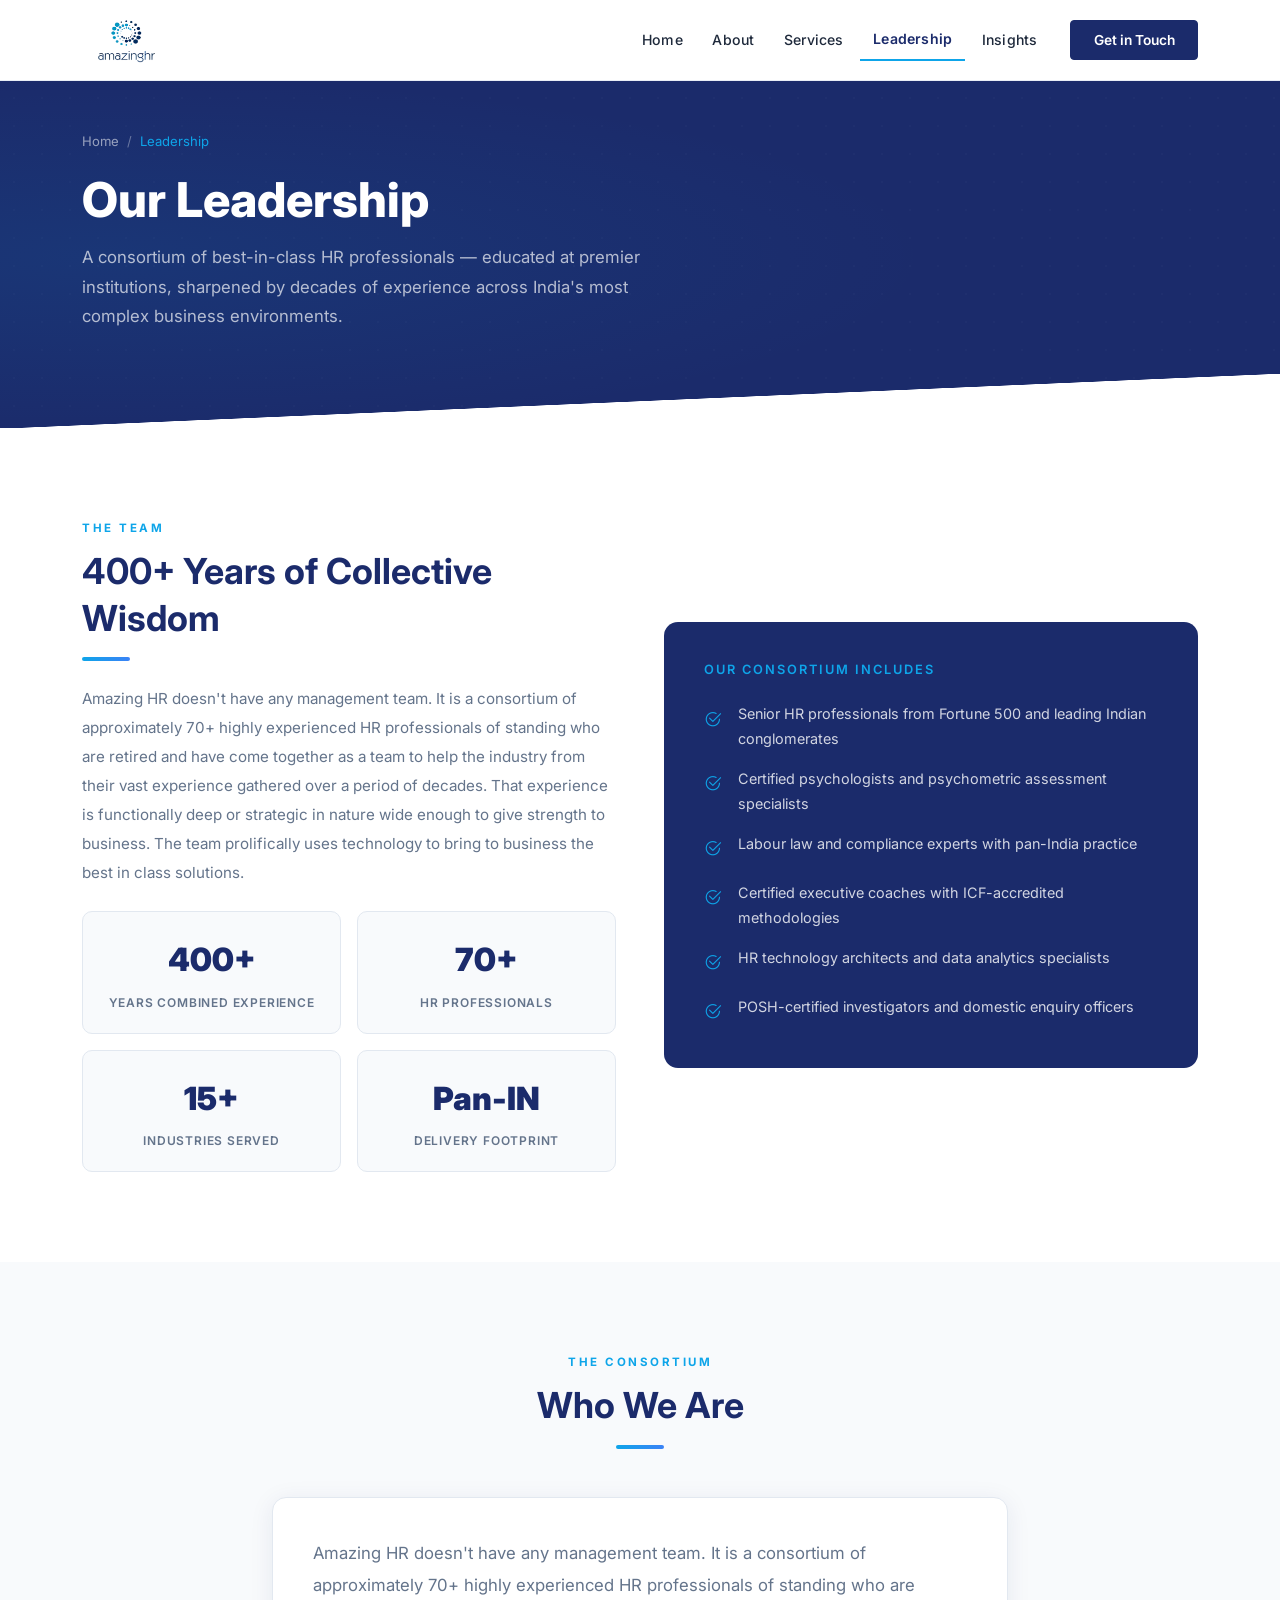
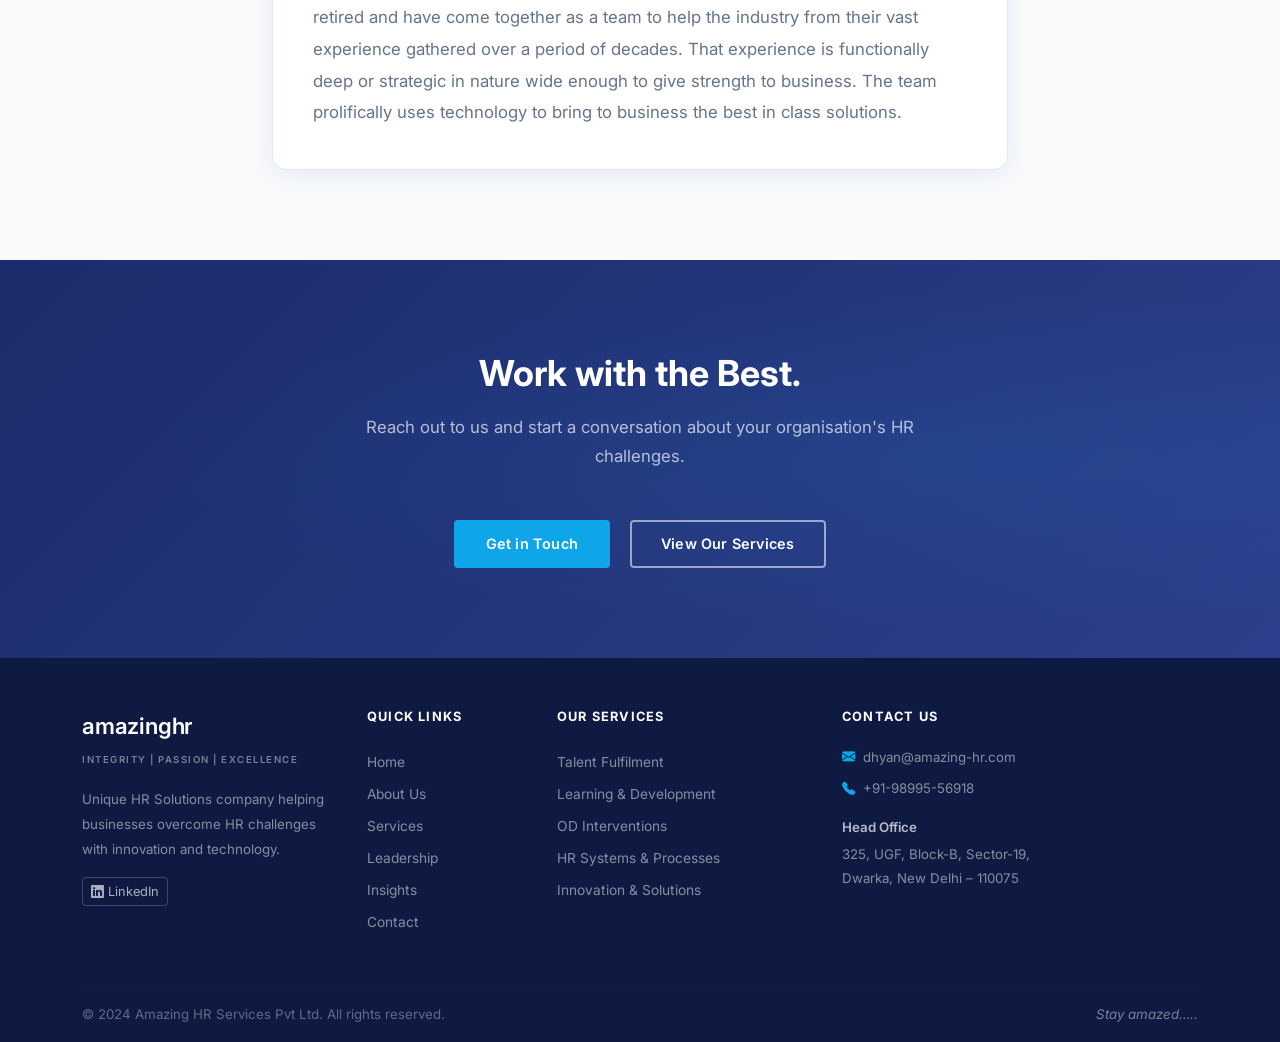
<file: leadership.html>
﻿<!DOCTYPE html>
<html lang="en">
<head>
  <meta charset="UTF-8" />
  <link rel="icon" type="image/png" href="amazing_hr-removebg-preview.png" />
  <meta name="viewport" content="width=device-width, initial-scale=1.0" />
  <title>Leadership — amazinghr</title>
  <meta name="description" content="Amazing HR is a consortium of 70+ highly experienced, retired HR professionals who have come together to help industry from their vast experience gathered over decades." />
  <link rel="preconnect" href="https://fonts.googleapis.com" />
  <link rel="preconnect" href="https://fonts.gstatic.com" crossorigin />
  <link href="https://fonts.googleapis.com/css2?family=Inter:wght@400;500;600;700;800;900&display=swap" rel="stylesheet" />
  <link href="https://cdn.jsdelivr.net/npm/bootstrap@5.3.3/dist/css/bootstrap.min.css" rel="stylesheet" />
  <link href="https://cdn.jsdelivr.net/npm/bootstrap-icons@1.11.3/font/bootstrap-icons.min.css" rel="stylesheet" />
  <link href="css/style.css" rel="stylesheet" />
</head>
<body>

  <!-- NAVBAR -->
  <nav class="navbar navbar-expand-lg ahr-navbar fixed-top">
    <div class="container">
      <a class="navbar-brand" href="index.html">
        <img src="amazing_hr-removebg-preview.png" alt="amazinghr" style="height:46px; width:auto;" />
      </a>
      <button class="navbar-toggler border-0" type="button" data-bs-toggle="collapse" data-bs-target="#navMain" aria-controls="navMain" aria-expanded="false" aria-label="Toggle navigation">
        <span class="navbar-toggler-icon"></span>
      </button>
      <div class="collapse navbar-collapse" id="navMain">
        <ul class="navbar-nav ms-auto align-items-lg-center gap-lg-1">
          <li class="nav-item"><a class="nav-link" href="index.html">Home</a></li>
          <li class="nav-item"><a class="nav-link" href="about.html">About</a></li>
          <li class="nav-item"><a class="nav-link" href="services.html">Services</a></li>
          <li class="nav-item"><a class="nav-link" href="leadership.html">Leadership</a></li>
          <li class="nav-item"><a class="nav-link" href="insights.html">Insights</a></li>
          <li class="nav-item ms-lg-3"><a class="btn-nav-cta" href="contact.html">Get in Touch</a></li>
        </ul>
      </div>
    </div>
  </nav>

  <!-- PAGE HERO -->
  <section class="page-hero">
    <div class="container position-relative" style="z-index:1;">
      <nav aria-label="breadcrumb" class="breadcrumb-ahr">
        <ol class="breadcrumb mb-0">
          <li class="breadcrumb-item"><a href="index.html" style="color:rgba(255,255,255,0.55); text-decoration:none;">Home</a></li>
          <li class="breadcrumb-item active">Leadership</li>
        </ol>
      </nav>
      <h1>Our Leadership</h1>
      <p>A consortium of best-in-class HR professionals — educated at premier institutions, sharpened by decades of experience across India's most complex business environments.</p>
    </div>
  </section>

  <!-- CONSORTIUM INTRO -->
  <section class="section-pad">
    <div class="container">
      <div class="row align-items-center g-5">
        <div class="col-lg-6 fade-in">
          <span class="section-label">The Team</span>
          <h2 class="section-title">400+ Years of Collective Wisdom</h2>
          <div class="section-divider"></div>
          <p style="color:var(--ahr-muted); line-height:1.9;" class="mb-4">
            Amazing HR doesn't have any management team. It is a consortium of approximately 70+ highly experienced HR professionals of standing who are retired and have come together as a team to help the industry from their vast experience gathered over a period of decades. That experience is functionally deep or strategic in nature wide enough to give strength to business. The team prolifically uses technology to bring to business the best in class solutions.
          </p>
          <div class="row g-3">
            <div class="col-6">
              <div style="background:var(--ahr-bg); border-radius:10px; padding:1.25rem; border:1px solid var(--ahr-border); text-align:center;">
                <div style="font-size:2rem; font-weight:900; color:var(--ahr-navy);">400+</div>
                <div style="font-size:0.75rem; color:var(--ahr-muted); text-transform:uppercase; letter-spacing:0.8px; font-weight:600; margin-top:0.2rem;">Years Combined Experience</div>
              </div>
            </div>
            <div class="col-6">
              <div style="background:var(--ahr-bg); border-radius:10px; padding:1.25rem; border:1px solid var(--ahr-border); text-align:center;">
                <div style="font-size:2rem; font-weight:900; color:var(--ahr-navy);">70+</div>
                <div style="font-size:0.75rem; color:var(--ahr-muted); text-transform:uppercase; letter-spacing:0.8px; font-weight:600; margin-top:0.2rem;">HR Professionals</div>
              </div>
            </div>
            <div class="col-6">
              <div style="background:var(--ahr-bg); border-radius:10px; padding:1.25rem; border:1px solid var(--ahr-border); text-align:center;">
                <div style="font-size:2rem; font-weight:900; color:var(--ahr-navy);">15+</div>
                <div style="font-size:0.75rem; color:var(--ahr-muted); text-transform:uppercase; letter-spacing:0.8px; font-weight:600; margin-top:0.2rem;">Industries Served</div>
              </div>
            </div>
            <div class="col-6">
              <div style="background:var(--ahr-bg); border-radius:10px; padding:1.25rem; border:1px solid var(--ahr-border); text-align:center;">
                <div style="font-size:2rem; font-weight:900; color:var(--ahr-navy);">Pan-IN</div>
                <div style="font-size:0.75rem; color:var(--ahr-muted); text-transform:uppercase; letter-spacing:0.8px; font-weight:600; margin-top:0.2rem;">Delivery Footprint</div>
              </div>
            </div>
          </div>
        </div>
        <div class="col-lg-6 fade-in fade-in-delay-2">
          <div style="background:var(--ahr-navy); border-radius:14px; padding:2.5rem; color:#fff;">
            <h5 style="color:var(--ahr-teal); font-size:0.8rem; text-transform:uppercase; letter-spacing:2px; margin-bottom:1.5rem;">Our Consortium Includes</h5>
            <div class="d-flex flex-column gap-3">
              <div class="d-flex align-items-start gap-3">
                <i class="bi bi-check2-circle" style="color:var(--ahr-teal); font-size:1.1rem; margin-top:2px; flex-shrink:0;"></i>
                <span style="color:rgba(255,255,255,0.8); font-size:0.9rem; line-height:1.7;">Senior HR professionals from Fortune 500 and leading Indian conglomerates</span>
              </div>
              <div class="d-flex align-items-start gap-3">
                <i class="bi bi-check2-circle" style="color:var(--ahr-teal); font-size:1.1rem; margin-top:2px; flex-shrink:0;"></i>
                <span style="color:rgba(255,255,255,0.8); font-size:0.9rem; line-height:1.7;">Certified psychologists and psychometric assessment specialists</span>
              </div>
              <div class="d-flex align-items-start gap-3">
                <i class="bi bi-check2-circle" style="color:var(--ahr-teal); font-size:1.1rem; margin-top:2px; flex-shrink:0;"></i>
                <span style="color:rgba(255,255,255,0.8); font-size:0.9rem; line-height:1.7;">Labour law and compliance experts with pan-India practice</span>
              </div>
              <div class="d-flex align-items-start gap-3">
                <i class="bi bi-check2-circle" style="color:var(--ahr-teal); font-size:1.1rem; margin-top:2px; flex-shrink:0;"></i>
                <span style="color:rgba(255,255,255,0.8); font-size:0.9rem; line-height:1.7;">Certified executive coaches with ICF-accredited methodologies</span>
              </div>
              <div class="d-flex align-items-start gap-3">
                <i class="bi bi-check2-circle" style="color:var(--ahr-teal); font-size:1.1rem; margin-top:2px; flex-shrink:0;"></i>
                <span style="color:rgba(255,255,255,0.8); font-size:0.9rem; line-height:1.7;">HR technology architects and data analytics specialists</span>
              </div>
              <div class="d-flex align-items-start gap-3">
                <i class="bi bi-check2-circle" style="color:var(--ahr-teal); font-size:1.1rem; margin-top:2px; flex-shrink:0;"></i>
                <span style="color:rgba(255,255,255,0.8); font-size:0.9rem; line-height:1.7;">POSH-certified investigators and domestic enquiry officers</span>
              </div>
            </div>
          </div>
        </div>
      </div>
    </div>
  </section>

  <!-- THE CONSORTIUM -->
  <section class="section-pad section-bg">
    <div class="container">
      <div class="text-center mb-5 fade-in">
        <span class="section-label">The Consortium</span>
        <h2 class="section-title">Who We Are</h2>
        <div class="section-divider mx-auto"></div>
      </div>
      <div class="row justify-content-center fade-in">
        <div class="col-lg-8">
          <div class="leader-card">
            <p style="color:var(--ahr-muted); font-size:1.05rem; line-height:1.9; margin:0;">
              Amazing HR doesn't have any management team. It is a consortium of approximately 70+ highly experienced HR professionals of standing who are retired and have come together as a team to help the industry from their vast experience gathered over a period of decades. That experience is functionally deep or strategic in nature wide enough to give strength to business. The team prolifically uses technology to bring to business the best in class solutions.
            </p>
          </div>
        </div>
      </div>
    </div>
  </section>

  <!-- CTA -->
  <section class="cta-section text-center">
    <div class="container position-relative" style="z-index:1;">
      <div class="row justify-content-center">
        <div class="col-lg-7 fade-in">
          <h2 class="section-title section-title-light mb-3">Work with the Best.</h2>
          <p class="mb-5" style="color:rgba(255,255,255,0.68); font-size:1.05rem;">Reach out to us and start a conversation about your organisation's HR challenges.</p>
          <a href="contact.html" class="btn-ahr btn-ahr-teal btn me-3">Get in Touch</a>
          <a href="services.html" class="btn-ahr btn-ahr-outline-light btn">View Our Services</a>
        </div>
      </div>
    </div>
  </section>

  <!-- FOOTER -->
  <footer class="ahr-footer pt-5">
    <div class="container">
      <div class="row g-4 pb-5">
        <div class="col-lg-3 col-md-6">
          <div class="mb-3">
            <span style="font-size:1.4rem; font-weight:600; font-style:normal; color:#fff; letter-spacing:-0.2px; display:block;">amazinghr</span>
            <span style="font-size:0.6rem; font-weight:600; letter-spacing:1.5px; text-transform:uppercase; color:rgba(255,255,255,0.45);">Integrity | Passion | Excellence</span>
          </div>
          <p class="small mb-3" style="color:rgba(255,255,255,0.5); line-height:1.85;">Unique HR Solutions company helping businesses overcome HR challenges with innovation and technology.</p>
          <a href="https://www.linkedin.com/company/amazing-hr-services-pvt-ltd-/" target="_blank" rel="noopener" class="btn btn-sm" style="border:1px solid rgba(255,255,255,0.2); color:rgba(255,255,255,0.65); font-size:0.8rem; border-radius:4px;"><i class="bi bi-linkedin me-1"></i>LinkedIn</a>
        </div>
        <div class="col-lg-2 col-md-6">
          <p class="footer-head">Quick Links</p>
          <ul class="list-unstyled mb-0">
            <li><a href="index.html" class="footer-link">Home</a></li>
            <li><a href="about.html" class="footer-link">About Us</a></li>
            <li><a href="services.html" class="footer-link">Services</a></li>
            <li><a href="leadership.html" class="footer-link">Leadership</a></li>
            <li><a href="insights.html" class="footer-link">Insights</a></li>
            <li><a href="contact.html" class="footer-link">Contact</a></li>
          </ul>
        </div>
        <div class="col-lg-3 col-md-6">
          <p class="footer-head">Our Services</p>
          <ul class="list-unstyled mb-0">
            <li><a href="services.html#talent" class="footer-link">Talent Fulfilment</a></li>
            <li><a href="services.html#learning" class="footer-link">Learning &amp; Development</a></li>
            <li><a href="services.html#od" class="footer-link">OD Interventions</a></li>
            <li><a href="services.html#hr-systems" class="footer-link">HR Systems &amp; Processes</a></li>
            <li><a href="services.html#innovation" class="footer-link">Innovation &amp; Solutions</a></li>
          </ul>
        </div>
        <div class="col-lg-4 col-md-6">
          <p class="footer-head">Contact Us</p>
          <p class="small mb-2" style="color:rgba(255,255,255,0.5);"><i class="bi bi-envelope-fill me-2" style="color:var(--ahr-teal);"></i><a href="mailto:dhyan@amazing-hr.com" style="color:rgba(255,255,255,0.5); text-decoration:none;">dhyan@amazing-hr.com</a></p>
          <p class="small mb-3" style="color:rgba(255,255,255,0.5);"><i class="bi bi-telephone-fill me-2" style="color:var(--ahr-teal);"></i>+91-98995-56918</p>
          <p class="small fw-semibold mb-1" style="color:rgba(255,255,255,0.7);">Head Office</p>
          <p class="small mb-0" style="color:rgba(255,255,255,0.5); line-height:1.8;">325, UGF, Block-B, Sector-19,<br>Dwarka, New Delhi – 110075</p>
        </div>
      </div>
      <hr style="border-color:rgba(255,255,255,0.08); margin:0;">
      <div class="row align-items-center py-3">
        <div class="col-md-7 text-center text-md-start">
          <p class="small mb-0" style="color:rgba(255,255,255,0.35);">&copy; 2024 Amazing HR Services Pvt Ltd. All rights reserved.</p>
        </div>
        <div class="col-md-5 text-center text-md-end mt-2 mt-md-0">
          <p class="small mb-0 fst-italic" style="color:rgba(255,255,255,0.45);">Stay amazed…..</p>
        </div>
      </div>
    </div>
  </footer>

  <script src="https://cdn.jsdelivr.net/npm/bootstrap@5.3.3/dist/js/bootstrap.bundle.min.js"></script>
  <script src="js/main.js"></script>
</body>
</html>
</file>
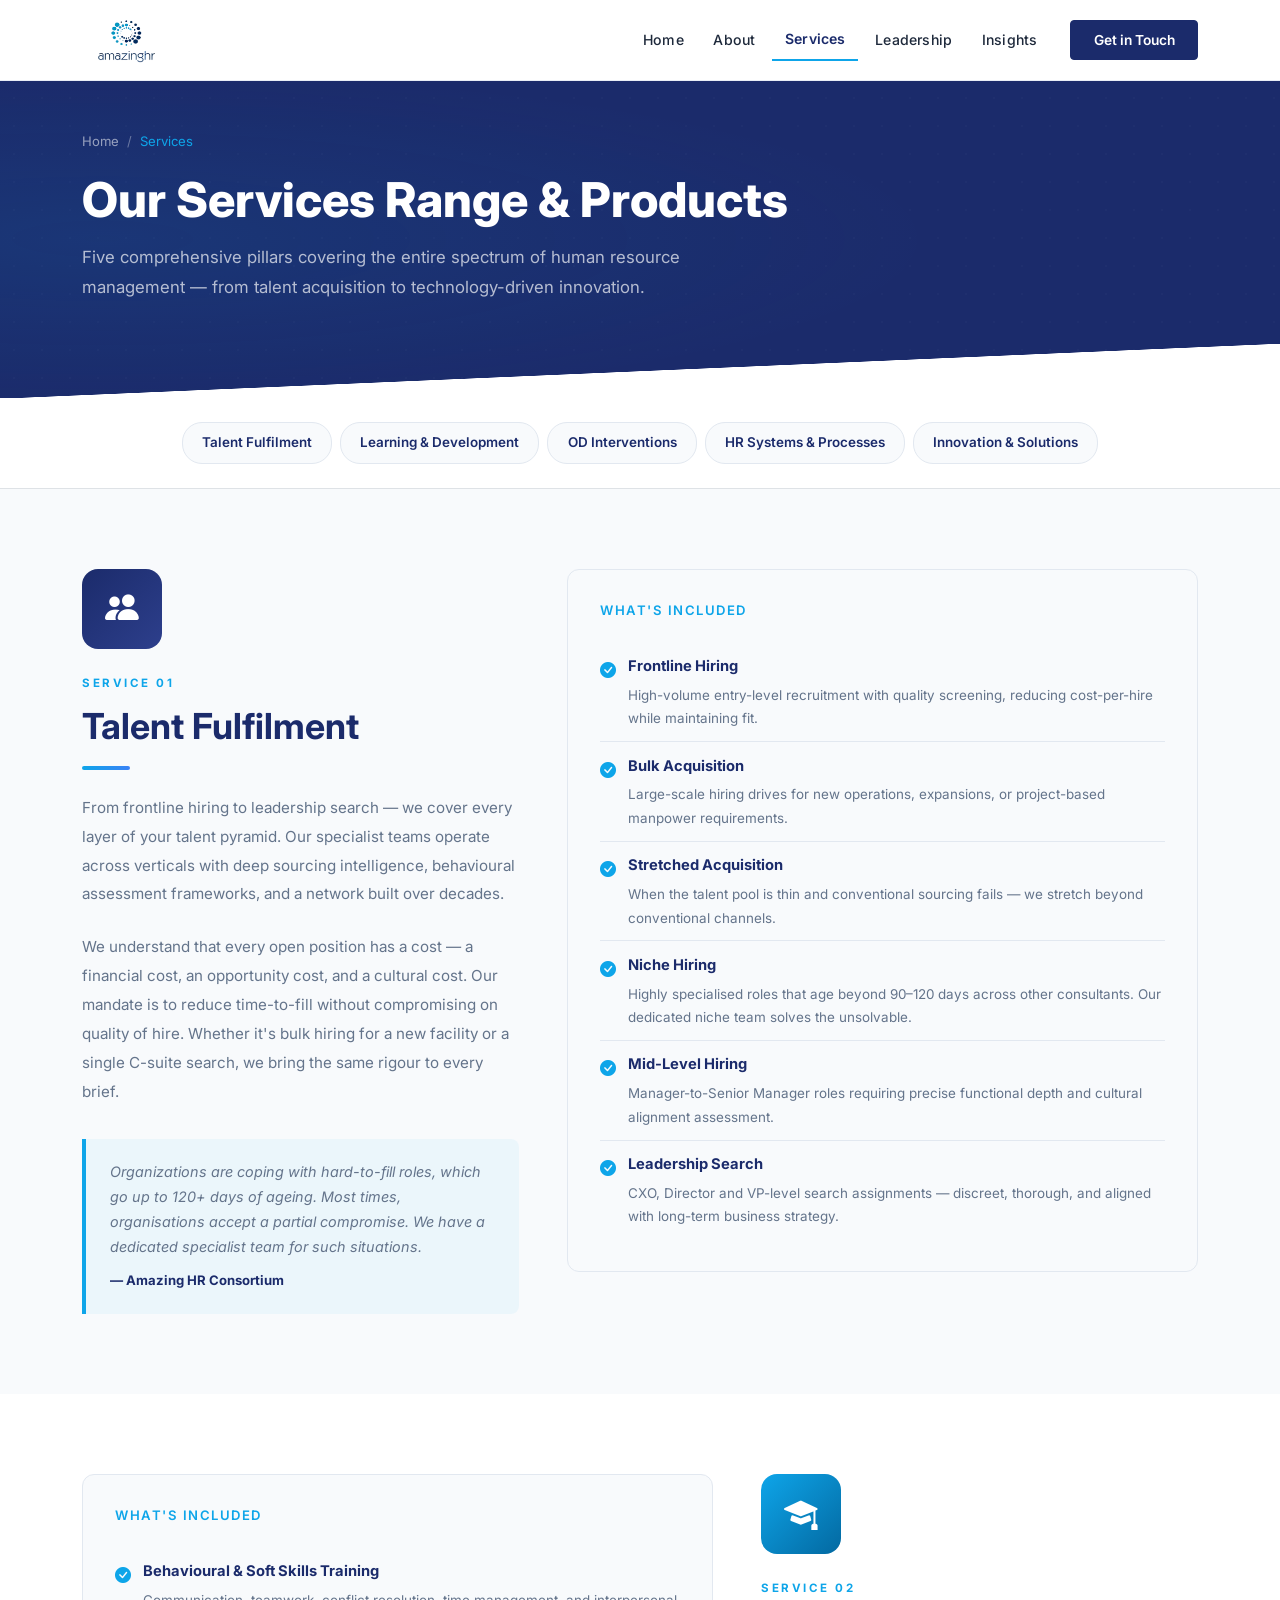
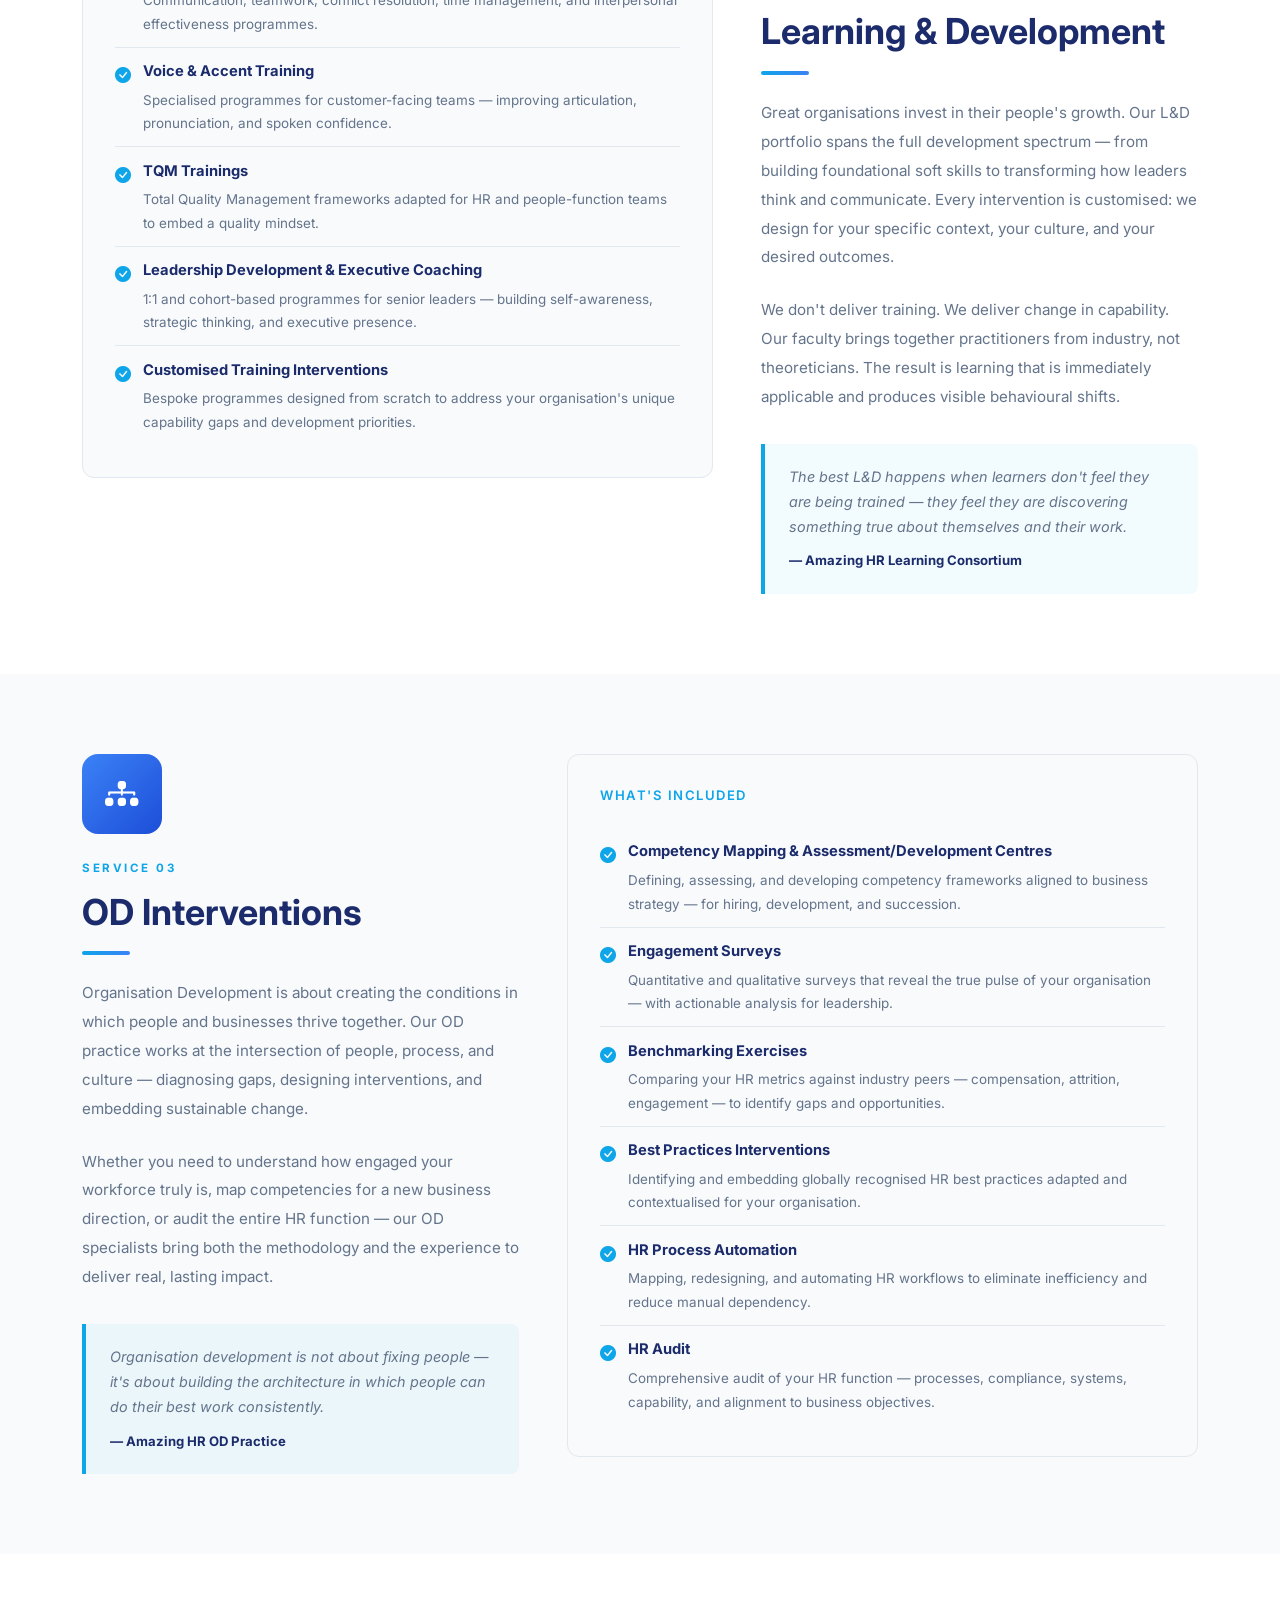
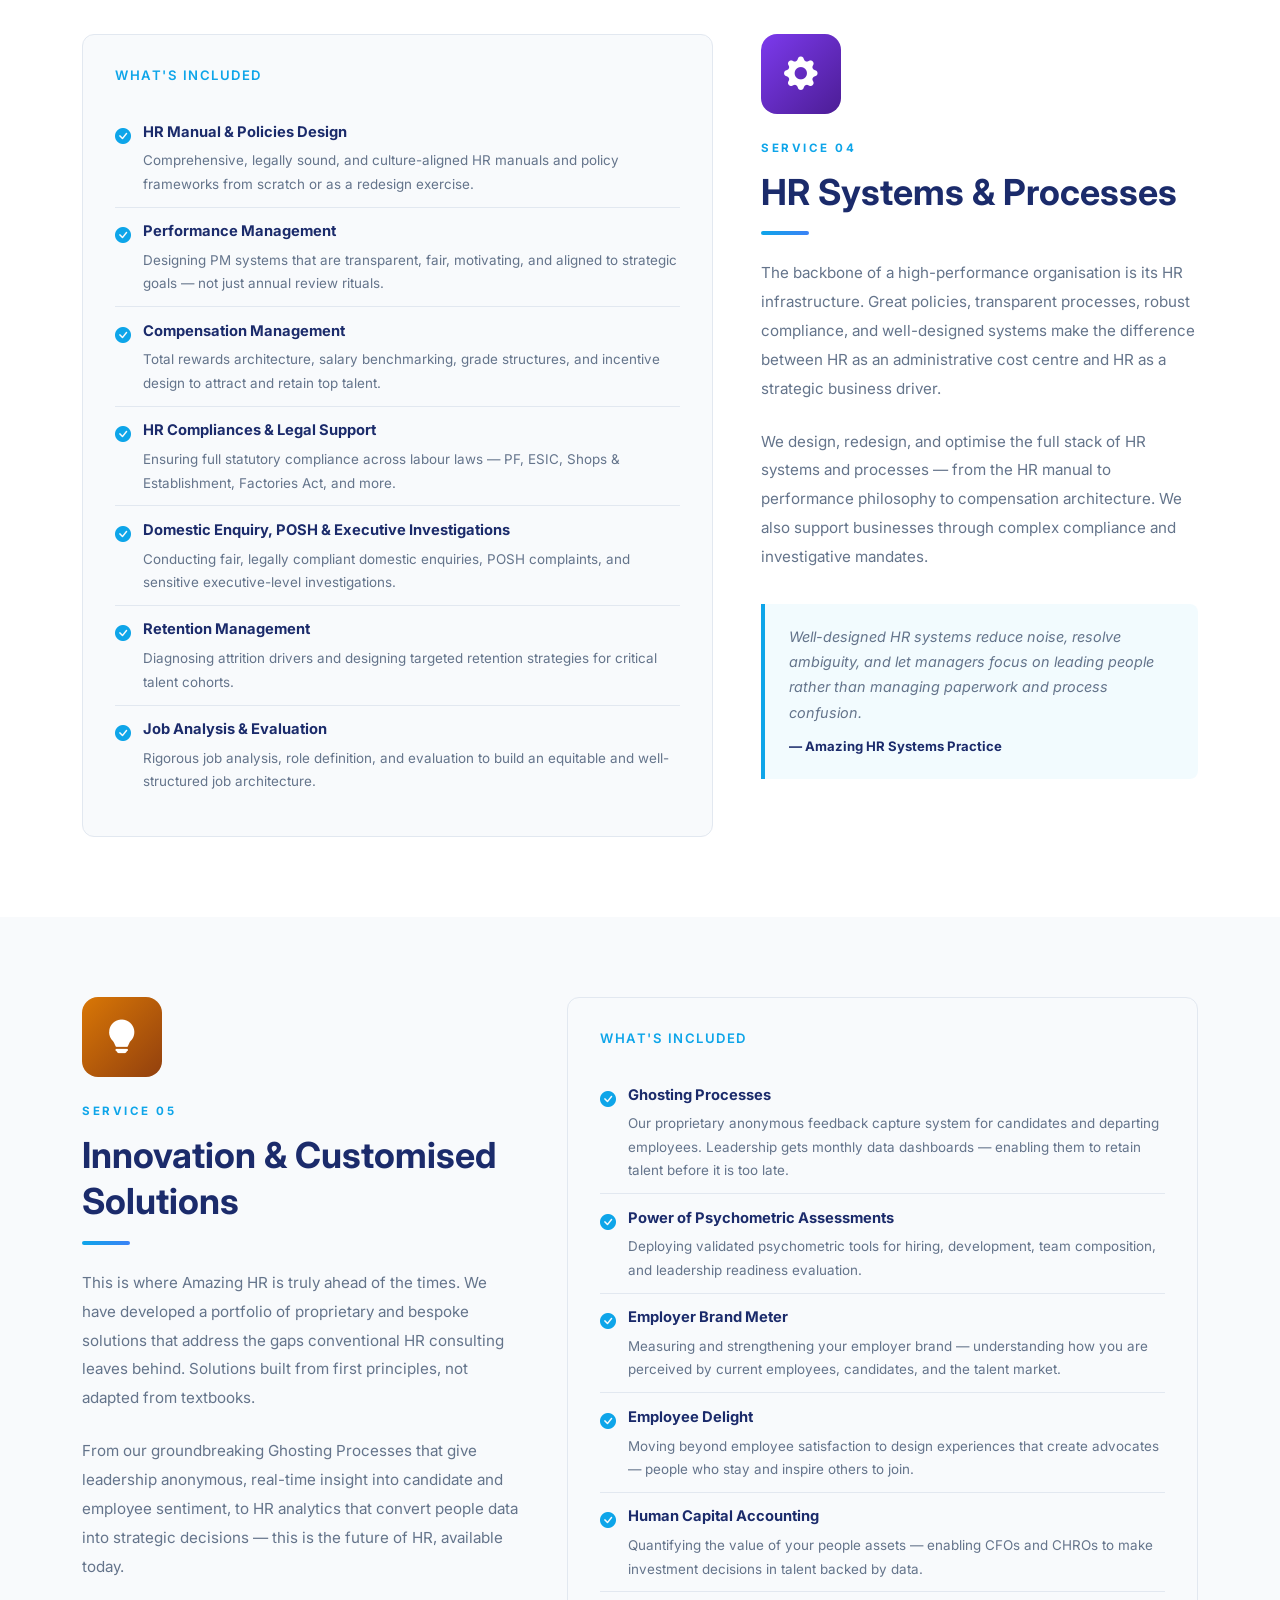
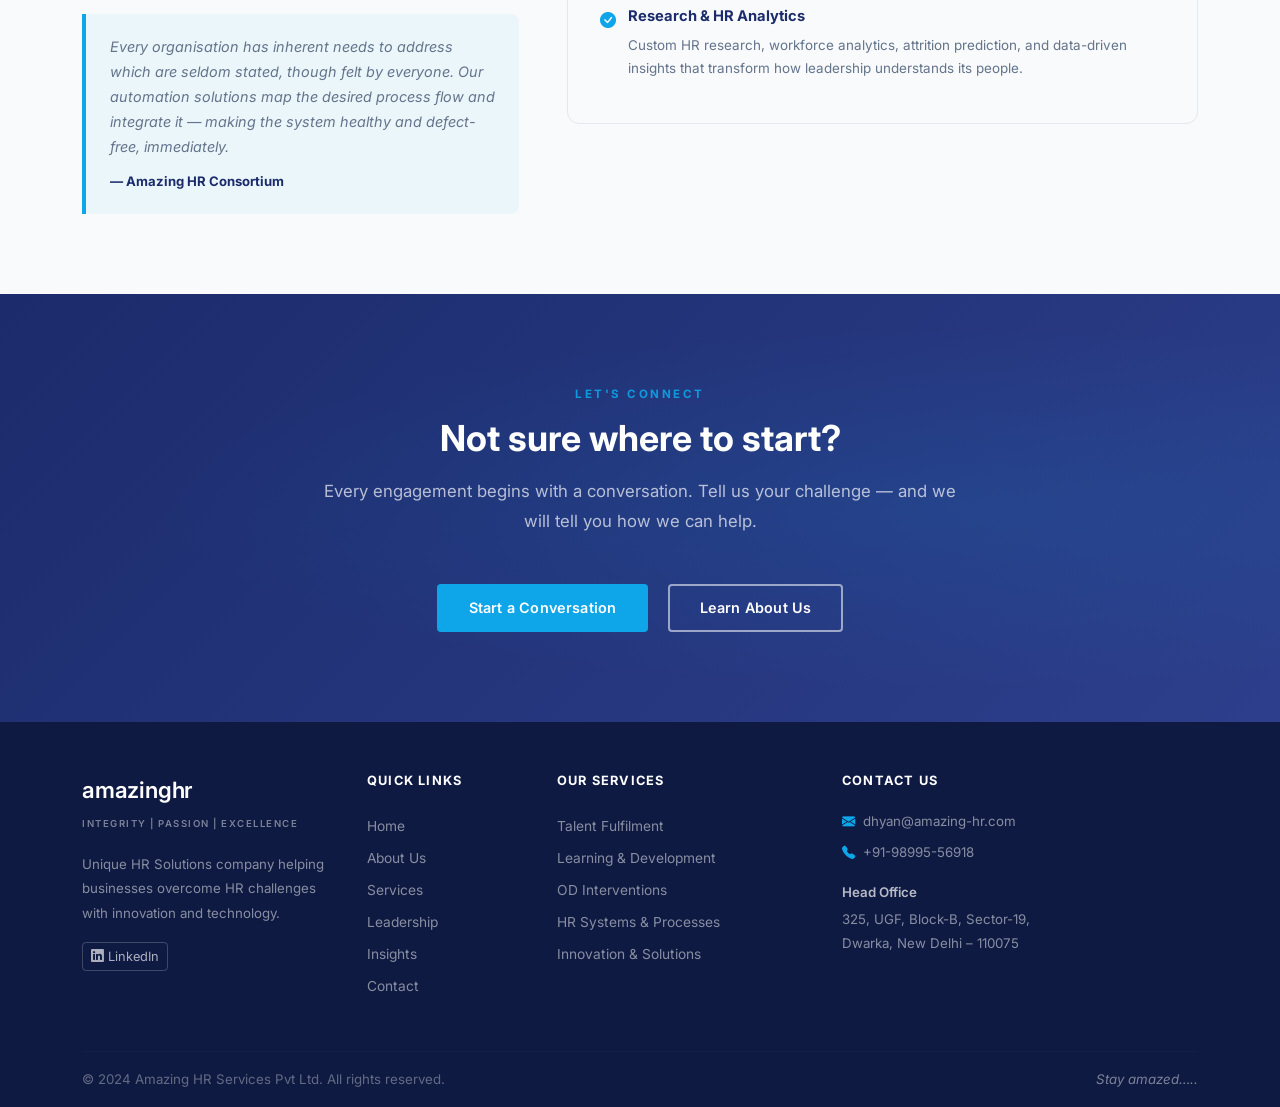
<file: services.html>
﻿<!DOCTYPE html>
<html lang="en">
<head>
  <meta charset="UTF-8" />
  <link rel="icon" type="image/png" href="amazing_hr-removebg-preview.png" />
  <meta name="viewport" content="width=device-width, initial-scale=1.0" />
  <title>Services — amazinghr</title>
  <meta name="description" content="Explore Amazing HR's five service pillars: Talent Fulfilment, Learning & Development, OD Interventions, HR Systems & Processes, and Innovation & Custom Solutions." />
  <link rel="preconnect" href="https://fonts.googleapis.com" />
  <link rel="preconnect" href="https://fonts.gstatic.com" crossorigin />
  <link href="https://fonts.googleapis.com/css2?family=Inter:wght@400;500;600;700;800;900&display=swap" rel="stylesheet" />
  <link href="https://cdn.jsdelivr.net/npm/bootstrap@5.3.3/dist/css/bootstrap.min.css" rel="stylesheet" />
  <link href="https://cdn.jsdelivr.net/npm/bootstrap-icons@1.11.3/font/bootstrap-icons.min.css" rel="stylesheet" />
  <link href="css/style.css" rel="stylesheet" />
</head>
<body>

  <!-- NAVBAR -->
  <nav class="navbar navbar-expand-lg ahr-navbar fixed-top">
    <div class="container">
      <a class="navbar-brand" href="index.html">
        <img src="amazing_hr-removebg-preview.png" alt="amazinghr" style="height:46px; width:auto;" />
      </a>
      <button class="navbar-toggler border-0" type="button" data-bs-toggle="collapse" data-bs-target="#navMain" aria-controls="navMain" aria-expanded="false" aria-label="Toggle navigation">
        <span class="navbar-toggler-icon"></span>
      </button>
      <div class="collapse navbar-collapse" id="navMain">
        <ul class="navbar-nav ms-auto align-items-lg-center gap-lg-1">
          <li class="nav-item"><a class="nav-link" href="index.html">Home</a></li>
          <li class="nav-item"><a class="nav-link" href="about.html">About</a></li>
          <li class="nav-item"><a class="nav-link" href="services.html">Services</a></li>
          <li class="nav-item"><a class="nav-link" href="leadership.html">Leadership</a></li>
          <li class="nav-item"><a class="nav-link" href="insights.html">Insights</a></li>
          <li class="nav-item ms-lg-3"><a class="btn-nav-cta" href="contact.html">Get in Touch</a></li>
        </ul>
      </div>
    </div>
  </nav>

  <!-- PAGE HERO -->
  <section class="page-hero">
    <div class="container position-relative" style="z-index:1;">
      <nav aria-label="breadcrumb" class="breadcrumb-ahr">
        <ol class="breadcrumb mb-0">
          <li class="breadcrumb-item"><a href="index.html" style="color:rgba(255,255,255,0.55); text-decoration:none;">Home</a></li>
          <li class="breadcrumb-item active">Services</li>
        </ol>
      </nav>
      <h1>Our Services Range &amp; Products</h1>
      <p>Five comprehensive pillars covering the entire spectrum of human resource management — from talent acquisition to technology-driven innovation.</p>
    </div>
  </section>

  <!-- QUICK NAV -->
  <section class="py-4 bg-white border-bottom">
    <div class="container">
      <div class="d-flex flex-wrap gap-2 justify-content-center svc-nav-pill fade-in">
        <a href="#talent">Talent Fulfilment</a>
        <a href="#learning">Learning &amp; Development</a>
        <a href="#od">OD Interventions</a>
        <a href="#hr-systems">HR Systems &amp; Processes</a>
        <a href="#innovation">Innovation &amp; Solutions</a>
      </div>
    </div>
  </section>

  <!-- ===== SERVICE 1: TALENT FULFILMENT ===== -->
  <section class="service-section-detail" id="talent">
    <div class="container">
      <div class="row align-items-start g-5">
        <div class="col-lg-5 fade-in">
          <div class="svc-big-icon vi-navy"><i class="bi bi-people-fill"></i></div>
          <span class="section-label">Service 01</span>
          <h2 class="section-title">Talent Fulfilment</h2>
          <div class="section-divider"></div>
          <p style="color:var(--ahr-muted); line-height:1.9;" class="mb-4">
            From frontline hiring to leadership search — we cover every layer of your talent pyramid. Our specialist teams operate across verticals with deep sourcing intelligence, behavioural assessment frameworks, and a network built over decades.
          </p>
          <p style="color:var(--ahr-muted); line-height:1.9;" class="mb-4">
            We understand that every open position has a cost — a financial cost, an opportunity cost, and a cultural cost. Our mandate is to reduce time-to-fill without compromising on quality of hire. Whether it's bulk hiring for a new facility or a single C-suite search, we bring the same rigour to every brief.
          </p>
          <div class="svc-quote">
            <p>Organizations are coping with hard-to-fill roles, which go up to 120+ days of ageing. Most times, organisations accept a partial compromise. We have a dedicated specialist team for such situations.</p>
            <cite>— Amazing HR Consortium</cite>
          </div>
        </div>
        <div class="col-lg-7 fade-in fade-in-delay-2">
          <div style="background:var(--ahr-bg); border-radius:12px; padding:2rem; border:1px solid var(--ahr-border);">
            <h5 style="font-size:0.82rem; text-transform:uppercase; letter-spacing:1.5px; color:var(--ahr-teal); margin-bottom:1.5rem;">What's Included</h5>
            <div class="svc-sub">
              <i class="bi bi-check-circle-fill check"></i>
              <div>
                <span style="font-weight:700; color:var(--ahr-navy); font-size:0.92rem;">Frontline Hiring</span>
                <p style="font-size:0.84rem; color:var(--ahr-muted); margin:0.25rem 0 0;">High-volume entry-level recruitment with quality screening, reducing cost-per-hire while maintaining fit.</p>
              </div>
            </div>
            <div class="svc-sub">
              <i class="bi bi-check-circle-fill check"></i>
              <div>
                <span style="font-weight:700; color:var(--ahr-navy); font-size:0.92rem;">Bulk Acquisition</span>
                <p style="font-size:0.84rem; color:var(--ahr-muted); margin:0.25rem 0 0;">Large-scale hiring drives for new operations, expansions, or project-based manpower requirements.</p>
              </div>
            </div>
            <div class="svc-sub">
              <i class="bi bi-check-circle-fill check"></i>
              <div>
                <span style="font-weight:700; color:var(--ahr-navy); font-size:0.92rem;">Stretched Acquisition</span>
                <p style="font-size:0.84rem; color:var(--ahr-muted); margin:0.25rem 0 0;">When the talent pool is thin and conventional sourcing fails — we stretch beyond conventional channels.</p>
              </div>
            </div>
            <div class="svc-sub">
              <i class="bi bi-check-circle-fill check"></i>
              <div>
                <span style="font-weight:700; color:var(--ahr-navy); font-size:0.92rem;">Niche Hiring</span>
                <p style="font-size:0.84rem; color:var(--ahr-muted); margin:0.25rem 0 0;">Highly specialised roles that age beyond 90–120 days across other consultants. Our dedicated niche team solves the unsolvable.</p>
              </div>
            </div>
            <div class="svc-sub">
              <i class="bi bi-check-circle-fill check"></i>
              <div>
                <span style="font-weight:700; color:var(--ahr-navy); font-size:0.92rem;">Mid-Level Hiring</span>
                <p style="font-size:0.84rem; color:var(--ahr-muted); margin:0.25rem 0 0;">Manager-to-Senior Manager roles requiring precise functional depth and cultural alignment assessment.</p>
              </div>
            </div>
            <div class="svc-sub">
              <i class="bi bi-check-circle-fill check"></i>
              <div>
                <span style="font-weight:700; color:var(--ahr-navy); font-size:0.92rem;">Leadership Search</span>
                <p style="font-size:0.84rem; color:var(--ahr-muted); margin:0.25rem 0 0;">CXO, Director and VP-level search assignments — discreet, thorough, and aligned with long-term business strategy.</p>
              </div>
            </div>
          </div>
        </div>
      </div>
    </div>
  </section>

  <!-- ===== SERVICE 2: LEARNING & DEVELOPMENT ===== -->
  <section class="service-section-detail" id="learning">
    <div class="container">
      <div class="row align-items-start g-5 flex-lg-row-reverse">
        <div class="col-lg-5 fade-in">
          <div class="svc-big-icon vi-teal"><i class="bi bi-mortarboard-fill"></i></div>
          <span class="section-label">Service 02</span>
          <h2 class="section-title">Learning &amp; Development</h2>
          <div class="section-divider"></div>
          <p style="color:var(--ahr-muted); line-height:1.9;" class="mb-4">
            Great organisations invest in their people's growth. Our L&amp;D portfolio spans the full development spectrum — from building foundational soft skills to transforming how leaders think and communicate. Every intervention is customised: we design for your specific context, your culture, and your desired outcomes.
          </p>
          <p style="color:var(--ahr-muted); line-height:1.9;" class="mb-4">
            We don't deliver training. We deliver change in capability. Our faculty brings together practitioners from industry, not theoreticians. The result is learning that is immediately applicable and produces visible behavioural shifts.
          </p>
          <div class="svc-quote">
            <p>The best L&amp;D happens when learners don't feel they are being trained — they feel they are discovering something true about themselves and their work.</p>
            <cite>— Amazing HR Learning Consortium</cite>
          </div>
        </div>
        <div class="col-lg-7 fade-in fade-in-delay-2">
          <div style="background:var(--ahr-bg); border-radius:12px; padding:2rem; border:1px solid var(--ahr-border);">
            <h5 style="font-size:0.82rem; text-transform:uppercase; letter-spacing:1.5px; color:var(--ahr-teal); margin-bottom:1.5rem;">What's Included</h5>
            <div class="svc-sub">
              <i class="bi bi-check-circle-fill check"></i>
              <div>
                <span style="font-weight:700; color:var(--ahr-navy); font-size:0.92rem;">Behavioural &amp; Soft Skills Training</span>
                <p style="font-size:0.84rem; color:var(--ahr-muted); margin:0.25rem 0 0;">Communication, teamwork, conflict resolution, time management, and interpersonal effectiveness programmes.</p>
              </div>
            </div>
            <div class="svc-sub">
              <i class="bi bi-check-circle-fill check"></i>
              <div>
                <span style="font-weight:700; color:var(--ahr-navy); font-size:0.92rem;">Voice &amp; Accent Training</span>
                <p style="font-size:0.84rem; color:var(--ahr-muted); margin:0.25rem 0 0;">Specialised programmes for customer-facing teams — improving articulation, pronunciation, and spoken confidence.</p>
              </div>
            </div>
            <div class="svc-sub">
              <i class="bi bi-check-circle-fill check"></i>
              <div>
                <span style="font-weight:700; color:var(--ahr-navy); font-size:0.92rem;">TQM Trainings</span>
                <p style="font-size:0.84rem; color:var(--ahr-muted); margin:0.25rem 0 0;">Total Quality Management frameworks adapted for HR and people-function teams to embed a quality mindset.</p>
              </div>
            </div>
            <div class="svc-sub">
              <i class="bi bi-check-circle-fill check"></i>
              <div>
                <span style="font-weight:700; color:var(--ahr-navy); font-size:0.92rem;">Leadership Development &amp; Executive Coaching</span>
                <p style="font-size:0.84rem; color:var(--ahr-muted); margin:0.25rem 0 0;">1:1 and cohort-based programmes for senior leaders — building self-awareness, strategic thinking, and executive presence.</p>
              </div>
            </div>
            <div class="svc-sub">
              <i class="bi bi-check-circle-fill check"></i>
              <div>
                <span style="font-weight:700; color:var(--ahr-navy); font-size:0.92rem;">Customised Training Interventions</span>
                <p style="font-size:0.84rem; color:var(--ahr-muted); margin:0.25rem 0 0;">Bespoke programmes designed from scratch to address your organisation's unique capability gaps and development priorities.</p>
              </div>
            </div>
          </div>
        </div>
      </div>
    </div>
  </section>

  <!-- ===== SERVICE 3: OD INTERVENTIONS ===== -->
  <section class="service-section-detail" id="od">
    <div class="container">
      <div class="row align-items-start g-5">
        <div class="col-lg-5 fade-in">
          <div class="svc-big-icon vi-blue"><i class="bi bi-diagram-3-fill"></i></div>
          <span class="section-label">Service 03</span>
          <h2 class="section-title">OD Interventions</h2>
          <div class="section-divider"></div>
          <p style="color:var(--ahr-muted); line-height:1.9;" class="mb-4">
            Organisation Development is about creating the conditions in which people and businesses thrive together. Our OD practice works at the intersection of people, process, and culture — diagnosing gaps, designing interventions, and embedding sustainable change.
          </p>
          <p style="color:var(--ahr-muted); line-height:1.9;" class="mb-4">
            Whether you need to understand how engaged your workforce truly is, map competencies for a new business direction, or audit the entire HR function — our OD specialists bring both the methodology and the experience to deliver real, lasting impact.
          </p>
          <div class="svc-quote">
            <p>Organisation development is not about fixing people — it's about building the architecture in which people can do their best work consistently.</p>
            <cite>— Amazing HR OD Practice</cite>
          </div>
        </div>
        <div class="col-lg-7 fade-in fade-in-delay-2">
          <div style="background:var(--ahr-bg); border-radius:12px; padding:2rem; border:1px solid var(--ahr-border);">
            <h5 style="font-size:0.82rem; text-transform:uppercase; letter-spacing:1.5px; color:var(--ahr-teal); margin-bottom:1.5rem;">What's Included</h5>
            <div class="svc-sub">
              <i class="bi bi-check-circle-fill check"></i>
              <div>
                <span style="font-weight:700; color:var(--ahr-navy); font-size:0.92rem;">Competency Mapping &amp; Assessment/Development Centres</span>
                <p style="font-size:0.84rem; color:var(--ahr-muted); margin:0.25rem 0 0;">Defining, assessing, and developing competency frameworks aligned to business strategy — for hiring, development, and succession.</p>
              </div>
            </div>
            <div class="svc-sub">
              <i class="bi bi-check-circle-fill check"></i>
              <div>
                <span style="font-weight:700; color:var(--ahr-navy); font-size:0.92rem;">Engagement Surveys</span>
                <p style="font-size:0.84rem; color:var(--ahr-muted); margin:0.25rem 0 0;">Quantitative and qualitative surveys that reveal the true pulse of your organisation — with actionable analysis for leadership.</p>
              </div>
            </div>
            <div class="svc-sub">
              <i class="bi bi-check-circle-fill check"></i>
              <div>
                <span style="font-weight:700; color:var(--ahr-navy); font-size:0.92rem;">Benchmarking Exercises</span>
                <p style="font-size:0.84rem; color:var(--ahr-muted); margin:0.25rem 0 0;">Comparing your HR metrics against industry peers — compensation, attrition, engagement — to identify gaps and opportunities.</p>
              </div>
            </div>
            <div class="svc-sub">
              <i class="bi bi-check-circle-fill check"></i>
              <div>
                <span style="font-weight:700; color:var(--ahr-navy); font-size:0.92rem;">Best Practices Interventions</span>
                <p style="font-size:0.84rem; color:var(--ahr-muted); margin:0.25rem 0 0;">Identifying and embedding globally recognised HR best practices adapted and contextualised for your organisation.</p>
              </div>
            </div>
            <div class="svc-sub">
              <i class="bi bi-check-circle-fill check"></i>
              <div>
                <span style="font-weight:700; color:var(--ahr-navy); font-size:0.92rem;">HR Process Automation</span>
                <p style="font-size:0.84rem; color:var(--ahr-muted); margin:0.25rem 0 0;">Mapping, redesigning, and automating HR workflows to eliminate inefficiency and reduce manual dependency.</p>
              </div>
            </div>
            <div class="svc-sub">
              <i class="bi bi-check-circle-fill check"></i>
              <div>
                <span style="font-weight:700; color:var(--ahr-navy); font-size:0.92rem;">HR Audit</span>
                <p style="font-size:0.84rem; color:var(--ahr-muted); margin:0.25rem 0 0;">Comprehensive audit of your HR function — processes, compliance, systems, capability, and alignment to business objectives.</p>
              </div>
            </div>
          </div>
        </div>
      </div>
    </div>
  </section>

  <!-- ===== SERVICE 4: HR SYSTEMS & PROCESSES ===== -->
  <section class="service-section-detail" id="hr-systems">
    <div class="container">
      <div class="row align-items-start g-5 flex-lg-row-reverse">
        <div class="col-lg-5 fade-in">
          <div class="svc-big-icon" style="background:linear-gradient(135deg,#7C3AED,#4C1D95);"><i class="bi bi-gear-fill"></i></div>
          <span class="section-label">Service 04</span>
          <h2 class="section-title">HR Systems &amp; Processes</h2>
          <div class="section-divider"></div>
          <p style="color:var(--ahr-muted); line-height:1.9;" class="mb-4">
            The backbone of a high-performance organisation is its HR infrastructure. Great policies, transparent processes, robust compliance, and well-designed systems make the difference between HR as an administrative cost centre and HR as a strategic business driver.
          </p>
          <p style="color:var(--ahr-muted); line-height:1.9;" class="mb-4">
            We design, redesign, and optimise the full stack of HR systems and processes — from the HR manual to performance philosophy to compensation architecture. We also support businesses through complex compliance and investigative mandates.
          </p>
          <div class="svc-quote">
            <p>Well-designed HR systems reduce noise, resolve ambiguity, and let managers focus on leading people rather than managing paperwork and process confusion.</p>
            <cite>— Amazing HR Systems Practice</cite>
          </div>
        </div>
        <div class="col-lg-7 fade-in fade-in-delay-2">
          <div style="background:var(--ahr-bg); border-radius:12px; padding:2rem; border:1px solid var(--ahr-border);">
            <h5 style="font-size:0.82rem; text-transform:uppercase; letter-spacing:1.5px; color:var(--ahr-teal); margin-bottom:1.5rem;">What's Included</h5>
            <div class="svc-sub">
              <i class="bi bi-check-circle-fill check"></i>
              <div>
                <span style="font-weight:700; color:var(--ahr-navy); font-size:0.92rem;">HR Manual &amp; Policies Design</span>
                <p style="font-size:0.84rem; color:var(--ahr-muted); margin:0.25rem 0 0;">Comprehensive, legally sound, and culture-aligned HR manuals and policy frameworks from scratch or as a redesign exercise.</p>
              </div>
            </div>
            <div class="svc-sub">
              <i class="bi bi-check-circle-fill check"></i>
              <div>
                <span style="font-weight:700; color:var(--ahr-navy); font-size:0.92rem;">Performance Management</span>
                <p style="font-size:0.84rem; color:var(--ahr-muted); margin:0.25rem 0 0;">Designing PM systems that are transparent, fair, motivating, and aligned to strategic goals — not just annual review rituals.</p>
              </div>
            </div>
            <div class="svc-sub">
              <i class="bi bi-check-circle-fill check"></i>
              <div>
                <span style="font-weight:700; color:var(--ahr-navy); font-size:0.92rem;">Compensation Management</span>
                <p style="font-size:0.84rem; color:var(--ahr-muted); margin:0.25rem 0 0;">Total rewards architecture, salary benchmarking, grade structures, and incentive design to attract and retain top talent.</p>
              </div>
            </div>
            <div class="svc-sub">
              <i class="bi bi-check-circle-fill check"></i>
              <div>
                <span style="font-weight:700; color:var(--ahr-navy); font-size:0.92rem;">HR Compliances &amp; Legal Support</span>
                <p style="font-size:0.84rem; color:var(--ahr-muted); margin:0.25rem 0 0;">Ensuring full statutory compliance across labour laws — PF, ESIC, Shops &amp; Establishment, Factories Act, and more.</p>
              </div>
            </div>
            <div class="svc-sub">
              <i class="bi bi-check-circle-fill check"></i>
              <div>
                <span style="font-weight:700; color:var(--ahr-navy); font-size:0.92rem;">Domestic Enquiry, POSH &amp; Executive Investigations</span>
                <p style="font-size:0.84rem; color:var(--ahr-muted); margin:0.25rem 0 0;">Conducting fair, legally compliant domestic enquiries, POSH complaints, and sensitive executive-level investigations.</p>
              </div>
            </div>
            <div class="svc-sub">
              <i class="bi bi-check-circle-fill check"></i>
              <div>
                <span style="font-weight:700; color:var(--ahr-navy); font-size:0.92rem;">Retention Management</span>
                <p style="font-size:0.84rem; color:var(--ahr-muted); margin:0.25rem 0 0;">Diagnosing attrition drivers and designing targeted retention strategies for critical talent cohorts.</p>
              </div>
            </div>
            <div class="svc-sub">
              <i class="bi bi-check-circle-fill check"></i>
              <div>
                <span style="font-weight:700; color:var(--ahr-navy); font-size:0.92rem;">Job Analysis &amp; Evaluation</span>
                <p style="font-size:0.84rem; color:var(--ahr-muted); margin:0.25rem 0 0;">Rigorous job analysis, role definition, and evaluation to build an equitable and well-structured job architecture.</p>
              </div>
            </div>
          </div>
        </div>
      </div>
    </div>
  </section>

  <!-- ===== SERVICE 5: INNOVATION ===== -->
  <section class="service-section-detail" id="innovation">
    <div class="container">
      <div class="row align-items-start g-5">
        <div class="col-lg-5 fade-in">
          <div class="svc-big-icon" style="background:linear-gradient(135deg,#D97706,#92400E);"><i class="bi bi-lightbulb-fill"></i></div>
          <span class="section-label">Service 05</span>
          <h2 class="section-title">Innovation &amp; Customised Solutions</h2>
          <div class="section-divider"></div>
          <p style="color:var(--ahr-muted); line-height:1.9;" class="mb-4">
            This is where Amazing HR is truly ahead of the times. We have developed a portfolio of proprietary and bespoke solutions that address the gaps conventional HR consulting leaves behind. Solutions built from first principles, not adapted from textbooks.
          </p>
          <p style="color:var(--ahr-muted); line-height:1.9;" class="mb-4">
            From our groundbreaking Ghosting Processes that give leadership anonymous, real-time insight into candidate and employee sentiment, to HR analytics that convert people data into strategic decisions — this is the future of HR, available today.
          </p>
          <div class="svc-quote">
            <p>Every organisation has inherent needs to address which are seldom stated, though felt by everyone. Our automation solutions map the desired process flow and integrate it — making the system healthy and defect-free, immediately.</p>
            <cite>— Amazing HR Consortium</cite>
          </div>
        </div>
        <div class="col-lg-7 fade-in fade-in-delay-2">
          <div style="background:var(--ahr-bg); border-radius:12px; padding:2rem; border:1px solid var(--ahr-border);">
            <h5 style="font-size:0.82rem; text-transform:uppercase; letter-spacing:1.5px; color:var(--ahr-teal); margin-bottom:1.5rem;">What's Included</h5>
            <div class="svc-sub">
              <i class="bi bi-check-circle-fill check"></i>
              <div>
                <span style="font-weight:700; color:var(--ahr-navy); font-size:0.92rem;">Ghosting Processes</span>
                <p style="font-size:0.84rem; color:var(--ahr-muted); margin:0.25rem 0 0;">Our proprietary anonymous feedback capture system for candidates and departing employees. Leadership gets monthly data dashboards — enabling them to retain talent before it is too late.</p>
              </div>
            </div>
            <div class="svc-sub">
              <i class="bi bi-check-circle-fill check"></i>
              <div>
                <span style="font-weight:700; color:var(--ahr-navy); font-size:0.92rem;">Power of Psychometric Assessments</span>
                <p style="font-size:0.84rem; color:var(--ahr-muted); margin:0.25rem 0 0;">Deploying validated psychometric tools for hiring, development, team composition, and leadership readiness evaluation.</p>
              </div>
            </div>
            <div class="svc-sub">
              <i class="bi bi-check-circle-fill check"></i>
              <div>
                <span style="font-weight:700; color:var(--ahr-navy); font-size:0.92rem;">Employer Brand Meter</span>
                <p style="font-size:0.84rem; color:var(--ahr-muted); margin:0.25rem 0 0;">Measuring and strengthening your employer brand — understanding how you are perceived by current employees, candidates, and the talent market.</p>
              </div>
            </div>
            <div class="svc-sub">
              <i class="bi bi-check-circle-fill check"></i>
              <div>
                <span style="font-weight:700; color:var(--ahr-navy); font-size:0.92rem;">Employee Delight</span>
                <p style="font-size:0.84rem; color:var(--ahr-muted); margin:0.25rem 0 0;">Moving beyond employee satisfaction to design experiences that create advocates — people who stay and inspire others to join.</p>
              </div>
            </div>
            <div class="svc-sub">
              <i class="bi bi-check-circle-fill check"></i>
              <div>
                <span style="font-weight:700; color:var(--ahr-navy); font-size:0.92rem;">Human Capital Accounting</span>
                <p style="font-size:0.84rem; color:var(--ahr-muted); margin:0.25rem 0 0;">Quantifying the value of your people assets — enabling CFOs and CHROs to make investment decisions in talent backed by data.</p>
              </div>
            </div>
            <div class="svc-sub">
              <i class="bi bi-check-circle-fill check"></i>
              <div>
                <span style="font-weight:700; color:var(--ahr-navy); font-size:0.92rem;">Research &amp; HR Analytics</span>
                <p style="font-size:0.84rem; color:var(--ahr-muted); margin:0.25rem 0 0;">Custom HR research, workforce analytics, attrition prediction, and data-driven insights that transform how leadership understands its people.</p>
              </div>
            </div>
          </div>
        </div>
      </div>
    </div>
  </section>

  <!-- CTA -->
  <section class="cta-section text-center">
    <div class="container position-relative" style="z-index:1;">
      <div class="row justify-content-center">
        <div class="col-lg-7 fade-in">
          <span class="section-label" style="color:rgba(14,165,233,0.9);">Let's Connect</span>
          <h2 class="section-title section-title-light mb-3">Not sure where to start?</h2>
          <p class="mb-5" style="color:rgba(255,255,255,0.68); font-size:1.05rem;">Every engagement begins with a conversation. Tell us your challenge — and we will tell you how we can help.</p>
          <a href="contact.html" class="btn-ahr btn-ahr-teal btn me-3">Start a Conversation</a>
          <a href="about.html" class="btn-ahr btn-ahr-outline-light btn">Learn About Us</a>
        </div>
      </div>
    </div>
  </section>

  <!-- FOOTER -->
  <footer class="ahr-footer pt-5">
    <div class="container">
      <div class="row g-4 pb-5">
        <div class="col-lg-3 col-md-6">
          <div class="mb-3">
            <span style="font-size:1.4rem; font-weight:600; font-style:normal; color:#fff; letter-spacing:-0.2px; display:block;">amazinghr</span>
            <span style="font-size:0.6rem; font-weight:600; letter-spacing:1.5px; text-transform:uppercase; color:rgba(255,255,255,0.45);">Integrity | Passion | Excellence</span>
          </div>
          <p class="small mb-3" style="color:rgba(255,255,255,0.5); line-height:1.85;">Unique HR Solutions company helping businesses overcome HR challenges with innovation and technology.</p>
          <a href="https://www.linkedin.com/company/amazing-hr-services-pvt-ltd-/" target="_blank" rel="noopener" class="btn btn-sm" style="border:1px solid rgba(255,255,255,0.2); color:rgba(255,255,255,0.65); font-size:0.8rem; border-radius:4px;"><i class="bi bi-linkedin me-1"></i>LinkedIn</a>
        </div>
        <div class="col-lg-2 col-md-6">
          <p class="footer-head">Quick Links</p>
          <ul class="list-unstyled mb-0">
            <li><a href="index.html" class="footer-link">Home</a></li>
            <li><a href="about.html" class="footer-link">About Us</a></li>
            <li><a href="services.html" class="footer-link">Services</a></li>
            <li><a href="leadership.html" class="footer-link">Leadership</a></li>
            <li><a href="insights.html" class="footer-link">Insights</a></li>
            <li><a href="contact.html" class="footer-link">Contact</a></li>
          </ul>
        </div>
        <div class="col-lg-3 col-md-6">
          <p class="footer-head">Our Services</p>
          <ul class="list-unstyled mb-0">
            <li><a href="#talent" class="footer-link">Talent Fulfilment</a></li>
            <li><a href="#learning" class="footer-link">Learning &amp; Development</a></li>
            <li><a href="#od" class="footer-link">OD Interventions</a></li>
            <li><a href="#hr-systems" class="footer-link">HR Systems &amp; Processes</a></li>
            <li><a href="#innovation" class="footer-link">Innovation &amp; Solutions</a></li>
          </ul>
        </div>
        <div class="col-lg-4 col-md-6">
          <p class="footer-head">Contact Us</p>
          <p class="small mb-2" style="color:rgba(255,255,255,0.5);"><i class="bi bi-envelope-fill me-2" style="color:var(--ahr-teal);"></i><a href="mailto:dhyan@amazing-hr.com" style="color:rgba(255,255,255,0.5); text-decoration:none;">dhyan@amazing-hr.com</a></p>
          <p class="small mb-3" style="color:rgba(255,255,255,0.5);"><i class="bi bi-telephone-fill me-2" style="color:var(--ahr-teal);"></i>+91-98995-56918</p>
          <p class="small fw-semibold mb-1" style="color:rgba(255,255,255,0.7);">Head Office</p>
          <p class="small mb-0" style="color:rgba(255,255,255,0.5); line-height:1.8;">325, UGF, Block-B, Sector-19,<br>Dwarka, New Delhi – 110075</p>
        </div>
      </div>
      <hr style="border-color:rgba(255,255,255,0.08); margin:0;">
      <div class="row align-items-center py-3">
        <div class="col-md-7 text-center text-md-start">
          <p class="small mb-0" style="color:rgba(255,255,255,0.35);">&copy; 2024 Amazing HR Services Pvt Ltd. All rights reserved.</p>
        </div>
        <div class="col-md-5 text-center text-md-end mt-2 mt-md-0">
          <p class="small mb-0 fst-italic" style="color:rgba(255,255,255,0.45);">Stay amazed…..</p>
        </div>
      </div>
    </div>
  </footer>

  <script src="https://cdn.jsdelivr.net/npm/bootstrap@5.3.3/dist/js/bootstrap.bundle.min.js"></script>
  <script src="js/main.js"></script>
</body>
</html>
</file>
<file: css/style.css>
/* ============================================
   Amazing HR — Brand Stylesheet
   amazinghr.org | inspire@amazinghr.org
   Navy #1B2B6B | Teal #0EA5E9 | Blue #3B82F6
   ============================================ */

:root {
  --ahr-navy:       #1B2B6B;
  --ahr-navy-dark:  #132050;
  --ahr-navy-light: #2D3F8C;
  --ahr-teal:       #0EA5E9;
  --ahr-blue:       #3B82F6;
  --ahr-text:       #1E293B;
  --ahr-muted:      #64748B;
  --ahr-bg:         #F8FAFC;
  --ahr-border:     #E2E8F0;
  --ahr-shadow:     0 4px 24px rgba(27,43,107,0.08);
  --ahr-shadow-lg:  0 8px 40px rgba(27,43,107,0.16);
  --transition:     all 0.3s ease;
}

/* ---- Base ---- */
html { scroll-behavior: smooth; }

body {
  font-family: 'Inter', sans-serif;
  color: var(--ahr-text);
  font-size: 0.95rem;
  line-height: 1.75;
}

h1, h2, h3, h4, h5, h6 {
  font-weight: 600;
  color: var(--ahr-navy);
  line-height: 1.3;
}

a { transition: var(--transition); }

/* ---- Navbar ---- */
.ahr-navbar {
  background-color: #ffffff !important;
  border-bottom: 1px solid #E8EDF5;
  padding: 0.75rem 0;
  box-shadow: 0 1px 10px rgba(27,43,107,0.07);
  transition: var(--transition);
}
.ahr-navbar.scrolled {
  padding: 0.45rem 0;
  box-shadow: 0 3px 20px rgba(27,43,107,0.12);
}
.brand-name {
  font-size: 1.45rem;
  font-weight: 600;
  color: var(--ahr-navy);
  letter-spacing: -0.2px;
  font-style: normal;
  line-height: 1;
}
.brand-tagline {
  display: block;
  font-size: 0.57rem;
  font-weight: 500;
  letter-spacing: 1.2px;
  text-transform: uppercase;
  background: transparent;
  color: var(--ahr-muted);
  padding: 0;
  border-radius: 0;
  margin-top: 3px;
}
.ahr-navbar .nav-link {
  color: var(--ahr-text) !important;
  font-weight: 500;
  font-size: 0.88rem;
  padding: 0.5rem 0.8rem !important;
  letter-spacing: 0.2px;
  transition: var(--transition);
}
.ahr-navbar .nav-link:hover { color: var(--ahr-navy) !important; }
.ahr-navbar .nav-link.active {
  color: var(--ahr-navy) !important;
  font-weight: 600;
  border-bottom: 2px solid var(--ahr-teal);
}
.ahr-navbar .navbar-toggler-icon {
  background-image: url("data:image/svg+xml,%3csvg xmlns='http://www.w3.org/2000/svg' viewBox='0 0 30 30'%3e%3cpath stroke='rgba%2827%2C 43%2C 107%2C 0.75%29' stroke-linecap='round' stroke-miterlimit='10' stroke-width='2' d='M4 7h22M4 15h22M4 23h22'/%3e%3c/svg%3e");
}
.btn-nav-cta {
  background: var(--ahr-navy);
  color: #fff;
  border: 1.5px solid var(--ahr-navy);
  font-size: 0.86rem;
  font-weight: 600;
  padding: 0.45rem 1.4rem;
  border-radius: 4px;
  text-decoration: none;
  transition: var(--transition);
  display: inline-block;
}
.btn-nav-cta:hover {
  background: var(--ahr-navy-dark);
  border-color: var(--ahr-navy-dark);
  color: #fff;
}

/* ---- Buttons ---- */
.btn-ahr {
  font-weight: 600;
  padding: 0.7rem 1.85rem;
  border-radius: 4px;
  font-size: 0.9rem;
  letter-spacing: 0.2px;
  transition: var(--transition);
  display: inline-block;
  text-decoration: none;
  cursor: pointer;
  border: 2px solid transparent;
}
.btn-ahr-primary {
  background: var(--ahr-navy);
  color: #fff;
  border-color: var(--ahr-navy);
}
.btn-ahr-primary:hover {
  background: var(--ahr-navy-dark);
  border-color: var(--ahr-navy-dark);
  color: #fff;
  transform: translateY(-2px);
  box-shadow: 0 6px 18px rgba(27,43,107,0.3);
}
.btn-ahr-teal {
  background: var(--ahr-teal);
  color: #fff;
  border-color: var(--ahr-teal);
}
.btn-ahr-teal:hover {
  background: #0284C7;
  border-color: #0284C7;
  color: #fff;
  transform: translateY(-2px);
  box-shadow: 0 6px 18px rgba(14,165,233,0.35);
}
.btn-ahr-outline {
  background: transparent;
  color: var(--ahr-navy);
  border-color: var(--ahr-navy);
}
.btn-ahr-outline:hover {
  background: var(--ahr-navy);
  color: #fff;
  transform: translateY(-2px);
}
.btn-ahr-outline-light {
  background: transparent;
  color: #fff;
  border-color: rgba(255,255,255,0.55);
}
.btn-ahr-outline-light:hover {
  background: rgba(255,255,255,0.12);
  border-color: #fff;
  color: #fff;
}

/* ---- Hero Home ---- */
.hero-home {
  min-height: 100vh;
  background-color: #1a3554;
  background-image:
    radial-gradient(ellipse at 20% 65%, rgba(14,165,233,0.18) 0%, transparent 55%),
    radial-gradient(ellipse at 80% 15%, rgba(59,130,246,0.13) 0%, transparent 50%),
    radial-gradient(circle, rgba(255,255,255,0.02) 1px, transparent 1px);
  background-size: 100% 100%, 100% 100%, 28px 28px;
  display: flex;
  align-items: center;
  padding-top: 90px;
  padding-bottom: 80px;
  position: relative;
  overflow: hidden;
}
.hero-home::after {
  content: '';
  position: absolute;
  bottom: -1px;
  left: 0;
  right: 0;
  height: 70px;
  background: linear-gradient(to bottom right, transparent 49.5%, #fff 50%);
}
.hero-badge {
  display: inline-block;
  background: rgba(14,165,233,0.15);
  color: #7DD3FC;
  border: 1px solid rgba(14,165,233,0.3);
  padding: 5px 16px;
  border-radius: 20px;
  font-size: 0.75rem;
  font-weight: 600;
  letter-spacing: 1.2px;
  text-transform: uppercase;
  margin-bottom: 1.5rem;
}
.hero-title {
  font-size: clamp(2.2rem, 5vw, 3.8rem);
  font-weight: 700;
  color: #fff;
  line-height: 1.15;
  margin-bottom: 1.5rem;
}
.hero-title .highlight { color: var(--ahr-teal); }
.hero-subtitle {
  font-size: 1.08rem;
  color: rgba(255,255,255,0.72);
  max-width: 580px;
  margin-bottom: 2.75rem;
  line-height: 1.85;
}

/* ---- Page Hero (inner pages) ---- */
.page-hero {
  background-color: var(--ahr-navy);
  background-image:
    radial-gradient(ellipse at 8% 60%, rgba(14,165,233,0.09) 0%, transparent 50%),
    radial-gradient(circle, rgba(255,255,255,0.02) 1px, transparent 1px);
  background-size: 100% 100%, 28px 28px;
  padding: 130px 0 80px;
  position: relative;
  overflow: hidden;
}
.page-hero::after {
  content: '';
  position: absolute;
  bottom: -1px;
  left: 0; right: 0;
  height: 55px;
  background: linear-gradient(to bottom right, transparent 49.5%, #fff 50%);
}
.page-hero h1 {
  color: #fff;
  font-size: clamp(2rem, 4vw, 3rem);
  font-weight: 800;
  margin-bottom: 0.75rem;
}
.page-hero p {
  color: rgba(255,255,255,0.68);
  font-size: 1.05rem;
  max-width: 600px;
}
.page-hero.bg-light-alt::after {
  background: linear-gradient(to bottom right, transparent 49.5%, var(--ahr-bg) 50%);
}
.breadcrumb-ahr { background: transparent; padding: 0; margin-bottom: 1rem; }
.breadcrumb-ahr .breadcrumb-item { color: rgba(255,255,255,0.5); font-size: 0.82rem; }
.breadcrumb-ahr .breadcrumb-item.active { color: var(--ahr-teal); }
.breadcrumb-ahr .breadcrumb-item + .breadcrumb-item::before { color: rgba(255,255,255,0.35); }

/* ---- Stats Bar ---- */
.stats-bar {
  background: #fff;
  box-shadow: var(--ahr-shadow);
  padding: 2.25rem 0;
  position: relative;
  z-index: 10;
}
.stat-item {
  text-align: center;
  padding: 1rem 0.5rem;
  border-right: 1px solid var(--ahr-border);
}
.stat-item:last-child { border-right: none; }
.stat-number {
  font-size: 2.4rem;
  font-weight: 900;
  color: var(--ahr-navy);
  line-height: 1;
  display: block;
}
.stat-label {
  font-size: 0.73rem;
  color: var(--ahr-muted);
  font-weight: 600;
  text-transform: uppercase;
  letter-spacing: 0.8px;
  margin-top: 0.4rem;
  display: block;
}

/* ---- Sections ---- */
.section-pad { padding: 90px 0; }
.section-pad-sm { padding: 65px 0; }
.section-bg { background-color: var(--ahr-bg); }
.section-navy { background-color: var(--ahr-navy); }

.section-label {
  font-size: 0.72rem;
  font-weight: 700;
  letter-spacing: 2.5px;
  text-transform: uppercase;
  color: var(--ahr-teal);
  display: block;
  margin-bottom: 0.65rem;
}
.section-title {
  font-size: clamp(1.7rem, 2.8vw, 2.4rem);
  font-weight: 700;
  color: var(--ahr-navy);
  margin-bottom: 1rem;
}
.section-title-light { color: #fff !important; }
.section-divider {
  width: 48px;
  height: 4px;
  background: linear-gradient(to right, var(--ahr-teal), var(--ahr-blue));
  border-radius: 2px;
  margin-bottom: 1.5rem;
}
.section-lead {
  color: var(--ahr-muted);
  font-size: 1.05rem;
  max-width: 650px;
  line-height: 1.85;
}

/* ---- Service Cards (home) ---- */
.service-card {
  background: #fff;
  border-radius: 10px;
  padding: 2rem 1.75rem;
  border: 1px solid var(--ahr-border);
  border-top: 4px solid var(--ahr-navy);
  box-shadow: var(--ahr-shadow);
  transition: var(--transition);
  height: 100%;
  text-decoration: none;
  display: block;
  color: inherit;
}
.service-card:hover {
  border-top-color: var(--ahr-teal);
  transform: translateY(-5px);
  box-shadow: var(--ahr-shadow-lg);
  color: inherit;
}
.service-icon {
  width: 54px;
  height: 54px;
  background: linear-gradient(135deg, var(--ahr-navy), var(--ahr-navy-light));
  border-radius: 12px;
  display: flex;
  align-items: center;
  justify-content: center;
  margin-bottom: 1.25rem;
  font-size: 1.4rem;
  color: #fff;
  transition: var(--transition);
}
.service-card:hover .service-icon {
  background: linear-gradient(135deg, var(--ahr-teal), var(--ahr-blue));
}
.service-card h5 {
  font-size: 1rem;
  font-weight: 700;
  color: var(--ahr-navy);
  margin-bottom: 0.6rem;
}
.service-card p {
  font-size: 0.85rem;
  color: var(--ahr-muted);
  margin-bottom: 1rem;
  line-height: 1.7;
}
.service-card .card-link {
  font-size: 0.82rem;
  font-weight: 600;
  color: var(--ahr-teal);
  text-decoration: none;
}
.service-card .card-link i { transition: var(--transition); }
.service-card:hover .card-link i { transform: translateX(4px); }

/* ---- Value Cards ---- */
.value-card {
  background: #fff;
  border-radius: 12px;
  padding: 2.75rem 2rem;
  text-align: center;
  box-shadow: var(--ahr-shadow);
  height: 100%;
  transition: var(--transition);
  border: 1px solid var(--ahr-border);
}
.value-card:hover {
  transform: translateY(-5px);
  box-shadow: var(--ahr-shadow-lg);
}
.value-icon {
  width: 74px;
  height: 74px;
  border-radius: 50%;
  display: flex;
  align-items: center;
  justify-content: center;
  margin: 0 auto 1.5rem;
  font-size: 1.8rem;
  color: #fff;
}
.vi-navy  { background: linear-gradient(135deg, var(--ahr-navy), var(--ahr-navy-light)); }
.vi-teal  { background: linear-gradient(135deg, var(--ahr-teal), #0369A1); }
.vi-blue  { background: linear-gradient(135deg, var(--ahr-blue), #1D4ED8); }
.value-card h4 {
  font-size: 1.15rem;
  font-weight: 800;
  color: var(--ahr-navy);
  margin-bottom: 0.75rem;
}
.value-card p {
  font-size: 0.88rem;
  color: var(--ahr-muted);
  line-height: 1.8;
  margin: 0;
}

/* ---- Policy Cards (navy bg) ---- */
.policy-card {
  background: rgba(255,255,255,0.07);
  border: 1px solid rgba(255,255,255,0.13);
  border-radius: 12px;
  padding: 2.5rem 2rem;
  text-align: center;
  transition: var(--transition);
  height: 100%;
}
.policy-card:hover {
  background: rgba(255,255,255,0.11);
  transform: translateY(-4px);
}
.policy-num {
  font-size: 3.5rem;
  font-weight: 900;
  color: var(--ahr-teal);
  opacity: 0.5;
  line-height: 1;
  margin-bottom: 1rem;
}
.policy-card h5 {
  color: #fff;
  font-size: 1rem;
  font-weight: 700;
  margin-bottom: 0.75rem;
}
.policy-card p {
  color: rgba(255,255,255,0.65);
  font-size: 0.875rem;
  line-height: 1.8;
  margin: 0;
}

/* ---- Team Cards ---- */
.team-card {
  background: #fff;
  border-radius: 12px;
  padding: 2rem;
  text-align: center;
  border: 1px solid var(--ahr-border);
  box-shadow: var(--ahr-shadow);
  transition: var(--transition);
  height: 100%;
}
.team-card:hover {
  transform: translateY(-5px);
  box-shadow: var(--ahr-shadow-lg);
}
.team-avatar {
  width: 88px;
  height: 88px;
  border-radius: 50%;
  display: flex;
  align-items: center;
  justify-content: center;
  font-size: 1.4rem;
  font-weight: 800;
  color: #fff;
  margin: 0 auto 1.25rem;
  font-style: italic;
}
.av-navy { background: linear-gradient(135deg, var(--ahr-navy), var(--ahr-navy-light)); }
.av-teal { background: linear-gradient(135deg, var(--ahr-teal), #0369A1); }
.av-blue { background: linear-gradient(135deg, var(--ahr-blue), #1D4ED8); }
.team-role {
  font-size: 0.72rem;
  font-weight: 700;
  letter-spacing: 1.5px;
  text-transform: uppercase;
  color: var(--ahr-teal);
  margin-bottom: 0.2rem;
}
.team-name {
  font-size: 1.15rem;
  font-weight: 800;
  color: var(--ahr-navy);
  margin-bottom: 0.75rem;
}
.team-quote {
  font-size: 0.85rem;
  color: var(--ahr-muted);
  font-style: italic;
  line-height: 1.75;
  border-left: 3px solid var(--ahr-teal);
  padding-left: 1rem;
  text-align: left;
  margin-top: 1rem;
}

/* ---- Testimonial Cards ---- */
.testimonial-card {
  background: #fff;
  border-radius: 12px;
  padding: 2rem;
  border: 1px solid var(--ahr-border);
  box-shadow: var(--ahr-shadow);
  position: relative;
  height: 100%;
  transition: var(--transition);
}
.testimonial-card:hover {
  transform: translateY(-3px);
  box-shadow: var(--ahr-shadow-lg);
}
.testimonial-card::before {
  content: '"';
  position: absolute;
  top: 0; left: 20px;
  font-size: 5rem;
  line-height: 1;
  color: var(--ahr-teal);
  font-weight: 900;
  opacity: 0.25;
}
.testimonial-text {
  font-size: 0.92rem;
  color: var(--ahr-muted);
  font-style: italic;
  line-height: 1.85;
  padding-top: 1.25rem;
  margin-bottom: 1.5rem;
}
.testimonial-author { font-weight: 700; color: var(--ahr-navy); font-size: 0.9rem; }
.testimonial-company { font-size: 0.78rem; color: var(--ahr-muted); }
.stars { color: #F59E0B; font-size: 0.85rem; margin-bottom: 0.75rem; }

/* ---- Insight / Blog Cards ---- */
.insight-card {
  background: #fff;
  border-radius: 10px;
  border: 1px solid var(--ahr-border);
  overflow: hidden;
  box-shadow: var(--ahr-shadow);
  transition: var(--transition);
  height: 100%;
  display: flex;
  flex-direction: column;
}
.insight-card:hover {
  transform: translateY(-5px);
  box-shadow: var(--ahr-shadow-lg);
}
.insight-img {
  height: 170px;
  display: flex;
  align-items: center;
  justify-content: center;
  font-size: 2.75rem;
}
.insight-body {
  padding: 1.5rem;
  flex: 1;
  display: flex;
  flex-direction: column;
}
.insight-cat {
  font-size: 0.68rem;
  font-weight: 700;
  letter-spacing: 1.5px;
  text-transform: uppercase;
  color: var(--ahr-teal);
  margin-bottom: 0.5rem;
}
.insight-title {
  font-size: 0.98rem;
  font-weight: 700;
  color: var(--ahr-navy);
  margin-bottom: 0.65rem;
  line-height: 1.45;
}
.insight-excerpt {
  font-size: 0.84rem;
  color: var(--ahr-muted);
  line-height: 1.75;
  flex: 1;
}
.insight-meta {
  font-size: 0.76rem;
  color: var(--ahr-muted);
  margin-top: 1rem;
  padding-top: 1rem;
  border-top: 1px solid var(--ahr-border);
}

/* ---- Services Detail Page ---- */
.service-section-detail { padding: 80px 0; }
.service-section-detail:nth-child(even) { background-color: var(--ahr-bg); }
.svc-big-icon {
  width: 80px;
  height: 80px;
  border-radius: 16px;
  display: flex;
  align-items: center;
  justify-content: center;
  font-size: 2.1rem;
  color: #fff;
  margin-bottom: 1.5rem;
}
.svc-sub {
  display: flex;
  align-items: flex-start;
  gap: 0.75rem;
  padding: 0.65rem 0;
  border-bottom: 1px solid var(--ahr-border);
}
.svc-sub:last-child { border-bottom: none; }
.svc-sub .check { color: var(--ahr-teal); font-size: 1rem; flex-shrink: 0; margin-top: 3px; }
.svc-sub span { font-size: 0.9rem; color: var(--ahr-text); }
.svc-quote {
  background: rgba(14,165,233,0.05);
  border-left: 4px solid var(--ahr-teal);
  padding: 1.25rem 1.5rem;
  border-radius: 0 8px 8px 0;
  margin-top: 2rem;
}
.svc-quote p {
  font-size: 0.9rem;
  font-style: italic;
  color: var(--ahr-muted);
  margin-bottom: 0.5rem;
}
.svc-quote cite {
  font-size: 0.82rem;
  font-weight: 700;
  color: var(--ahr-navy);
  font-style: normal;
}
.svc-nav-pill a {
  display: inline-block;
  padding: 0.5rem 1.2rem;
  border-radius: 20px;
  background: var(--ahr-bg);
  border: 1px solid var(--ahr-border);
  color: var(--ahr-navy);
  text-decoration: none;
  font-size: 0.84rem;
  font-weight: 600;
  transition: var(--transition);
}
.svc-nav-pill a:hover {
  background: var(--ahr-navy);
  color: #fff;
  border-color: var(--ahr-navy);
}

/* ---- Office Cards ---- */
.office-card {
  background: #fff;
  border-radius: 10px;
  padding: 1.75rem;
  border: 1px solid var(--ahr-border);
  border-top: 4px solid var(--ahr-navy);
  box-shadow: var(--ahr-shadow);
  height: 100%;
  transition: var(--transition);
}
.office-card:hover {
  transform: translateY(-3px);
  box-shadow: var(--ahr-shadow-lg);
  border-top-color: var(--ahr-teal);
}
.office-label {
  font-size: 0.7rem;
  font-weight: 700;
  letter-spacing: 1.5px;
  text-transform: uppercase;
  color: var(--ahr-teal);
  margin-bottom: 0.5rem;
}

/* ---- Contact Form ---- */
.contact-form .form-control,
.contact-form .form-select {
  border: 1.5px solid var(--ahr-border);
  border-radius: 6px;
  padding: 0.75rem 1rem;
  font-size: 0.9rem;
  color: var(--ahr-text);
  transition: var(--transition);
  background: #fff;
}
.contact-form .form-control:focus,
.contact-form .form-select:focus {
  border-color: var(--ahr-teal);
  box-shadow: 0 0 0 3px rgba(14,165,233,0.14);
  outline: none;
}
.contact-form label {
  font-weight: 600;
  font-size: 0.84rem;
  color: var(--ahr-navy);
  margin-bottom: 0.4rem;
}

/* ---- CTA Section ---- */
.cta-section {
  background: linear-gradient(135deg, var(--ahr-navy) 0%, var(--ahr-navy-light) 100%);
  padding: 90px 0;
  position: relative;
  overflow: hidden;
}
.cta-section::before {
  content: '';
  position: absolute;
  inset: 0;
  background: radial-gradient(ellipse at 75% 50%, rgba(14,165,233,0.1) 0%, transparent 60%);
}
.cta-section > * { position: relative; z-index: 1; }

/* ---- About Page ---- */
.about-highlight-box {
  background: var(--ahr-navy);
  border-radius: 12px;
  padding: 2.5rem;
  color: #fff;
}
.about-highlight-box .stat { font-size: 3rem; font-weight: 900; color: var(--ahr-teal); line-height: 1; }
.about-highlight-box .stat-lbl { font-size: 0.8rem; color: rgba(255,255,255,0.65); text-transform: uppercase; letter-spacing: 1px; margin-top: 0.25rem; }

.mission-card, .vision-card {
  border-radius: 12px;
  padding: 2.25rem;
  height: 100%;
}
.mission-card {
  background: var(--ahr-navy);
  color: #fff;
}
.mission-card h4 { color: var(--ahr-teal); font-size: 0.8rem; text-transform: uppercase; letter-spacing: 2px; margin-bottom: 1rem; }
.mission-card p { color: rgba(255,255,255,0.8); line-height: 1.85; margin: 0; }
.vision-card {
  background: var(--ahr-bg);
  border: 1px solid var(--ahr-border);
}
.vision-card h4 { color: var(--ahr-navy); font-size: 0.8rem; text-transform: uppercase; letter-spacing: 2px; margin-bottom: 1rem; }
.vision-card p { color: var(--ahr-muted); line-height: 1.85; margin: 0; }

/* ---- Leadership Detail ---- */
.leader-card {
  background: #fff;
  border-radius: 14px;
  padding: 2.5rem;
  border: 1px solid var(--ahr-border);
  box-shadow: var(--ahr-shadow);
  transition: var(--transition);
}
.leader-card:hover { box-shadow: var(--ahr-shadow-lg); }
.leader-avatar-lg {
  width: 110px;
  height: 110px;
  border-radius: 50%;
  display: flex;
  align-items: center;
  justify-content: center;
  font-size: 1.8rem;
  font-weight: 800;
  font-style: italic;
  color: #fff;
}
.leader-quote {
  background: var(--ahr-bg);
  border-left: 4px solid var(--ahr-teal);
  padding: 1.25rem 1.5rem;
  border-radius: 0 8px 8px 0;
  font-style: italic;
  color: var(--ahr-muted);
  font-size: 0.9rem;
  line-height: 1.8;
  position: relative;
}
.leader-quote::before {
  content: '"';
  font-size: 3rem;
  color: var(--ahr-teal);
  opacity: 0.3;
  position: absolute;
  top: -8px;
  left: 12px;
  line-height: 1;
  font-style: normal;
}

/* ---- Footer ---- */
.ahr-footer { background-color: #0F1A42; color: rgba(255,255,255,0.65); }
.footer-link {
  color: rgba(255,255,255,0.5);
  text-decoration: none;
  font-size: 0.86rem;
  display: block;
  padding: 4px 0;
  transition: var(--transition);
}
.footer-link:hover {
  color: var(--ahr-teal);
  padding-left: 5px;
}
.footer-head {
  color: #fff;
  font-size: 0.8rem;
  font-weight: 700;
  text-transform: uppercase;
  letter-spacing: 1.2px;
  margin-bottom: 1.1rem;
}

/* ---- Utils ---- */
.text-ahr-navy  { color: var(--ahr-navy)  !important; }
.text-ahr-teal  { color: var(--ahr-teal)  !important; }
.text-ahr-muted { color: var(--ahr-muted) !important; }
.bg-ahr-navy    { background-color: var(--ahr-navy) !important; }
.bg-ahr-bg      { background-color: var(--ahr-bg)   !important; }
.fw-800 { font-weight: 800 !important; }
.fw-900 { font-weight: 900 !important; }

/* ---- Fade-in ---- */
.fade-in {
  opacity: 0;
  transform: translateY(22px);
  transition: opacity 0.65s ease, transform 0.65s ease;
}
.fade-in.visible {
  opacity: 1;
  transform: translateY(0);
}
.fade-in-delay-1 { transition-delay: 0.1s; }
.fade-in-delay-2 { transition-delay: 0.2s; }
.fade-in-delay-3 { transition-delay: 0.3s; }
.fade-in-delay-4 { transition-delay: 0.4s; }

/* ---- Responsive ---- */
@media (max-width: 991px) {
  .ahr-navbar .nav-link.active { border-bottom: none; color: var(--ahr-teal) !important; }
}
@media (max-width: 767px) {
  .stat-item { border-right: none; border-bottom: 1px solid var(--ahr-border); }
  .stat-item:last-child { border-bottom: none; }
  .hero-home::after, .page-hero::after { display: none; }
  .hero-home { padding-bottom: 60px; }
  .section-pad { padding: 65px 0; }
}
</file>
